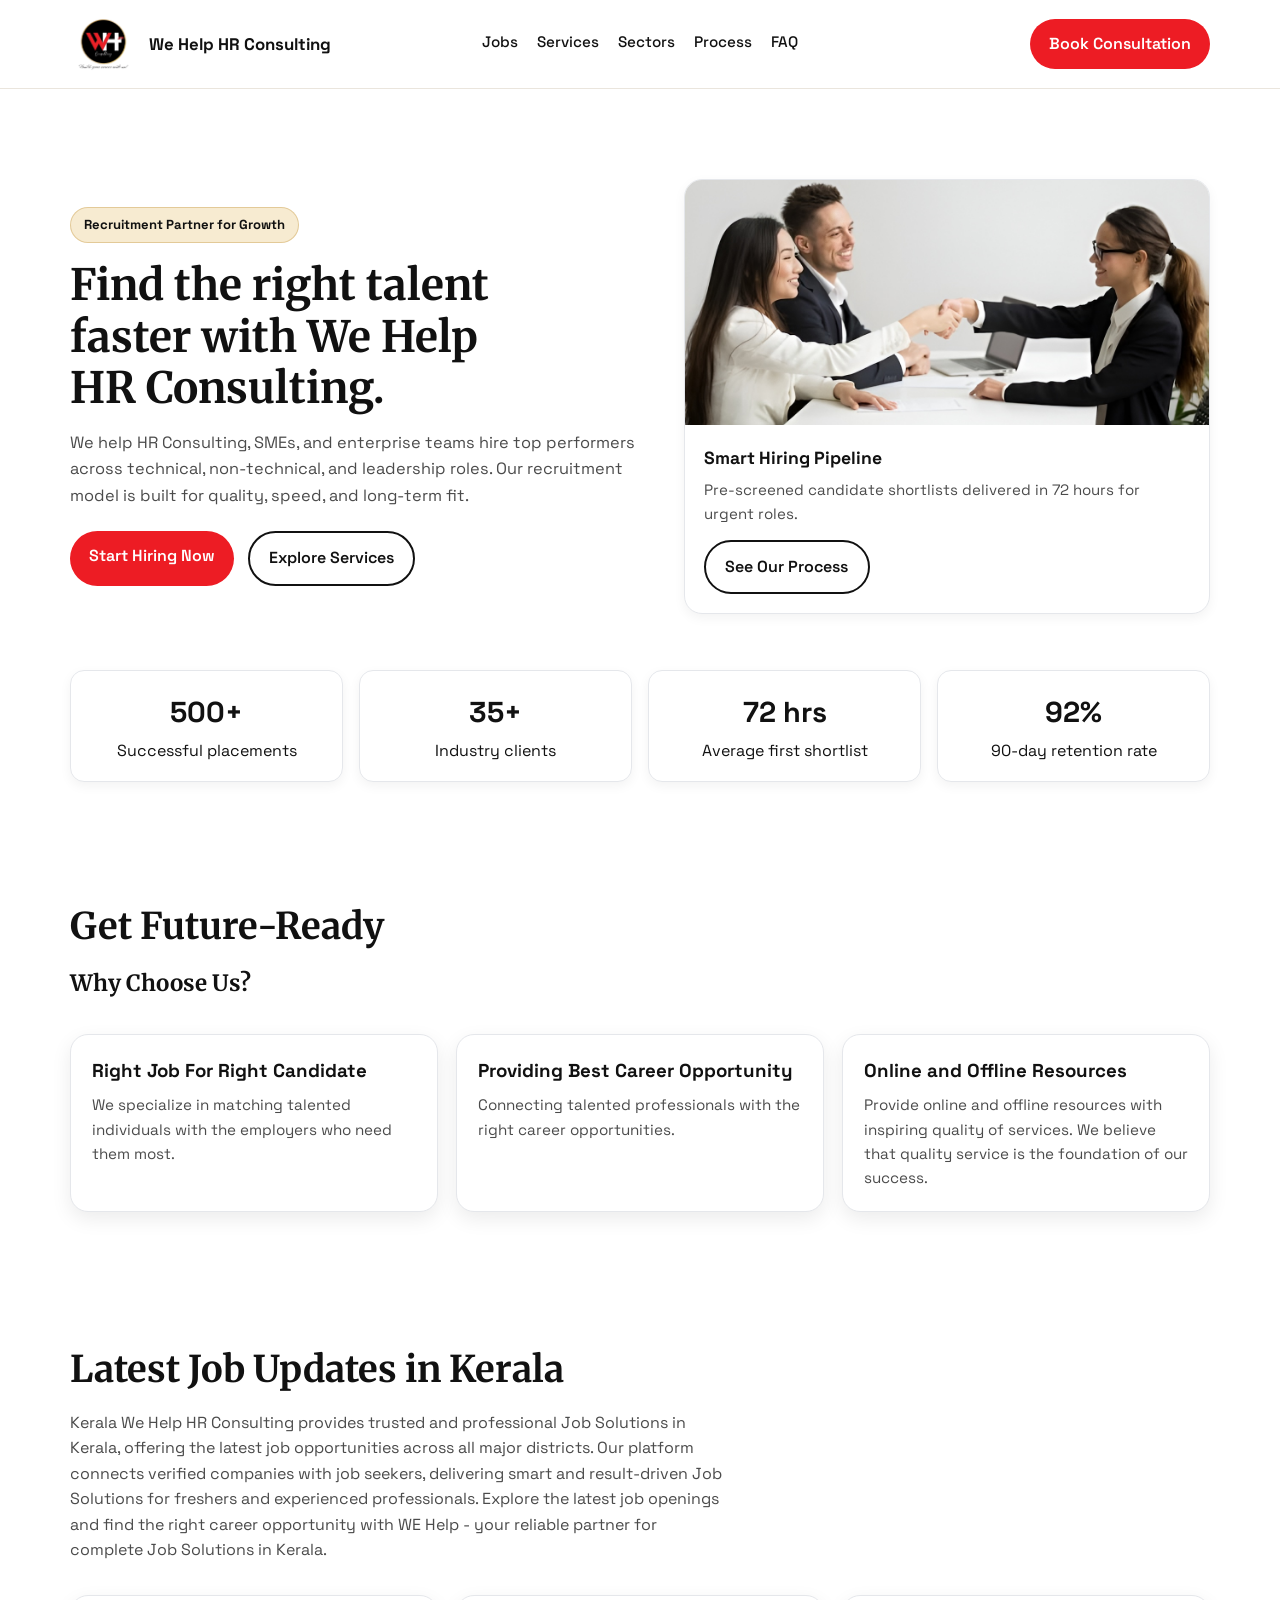
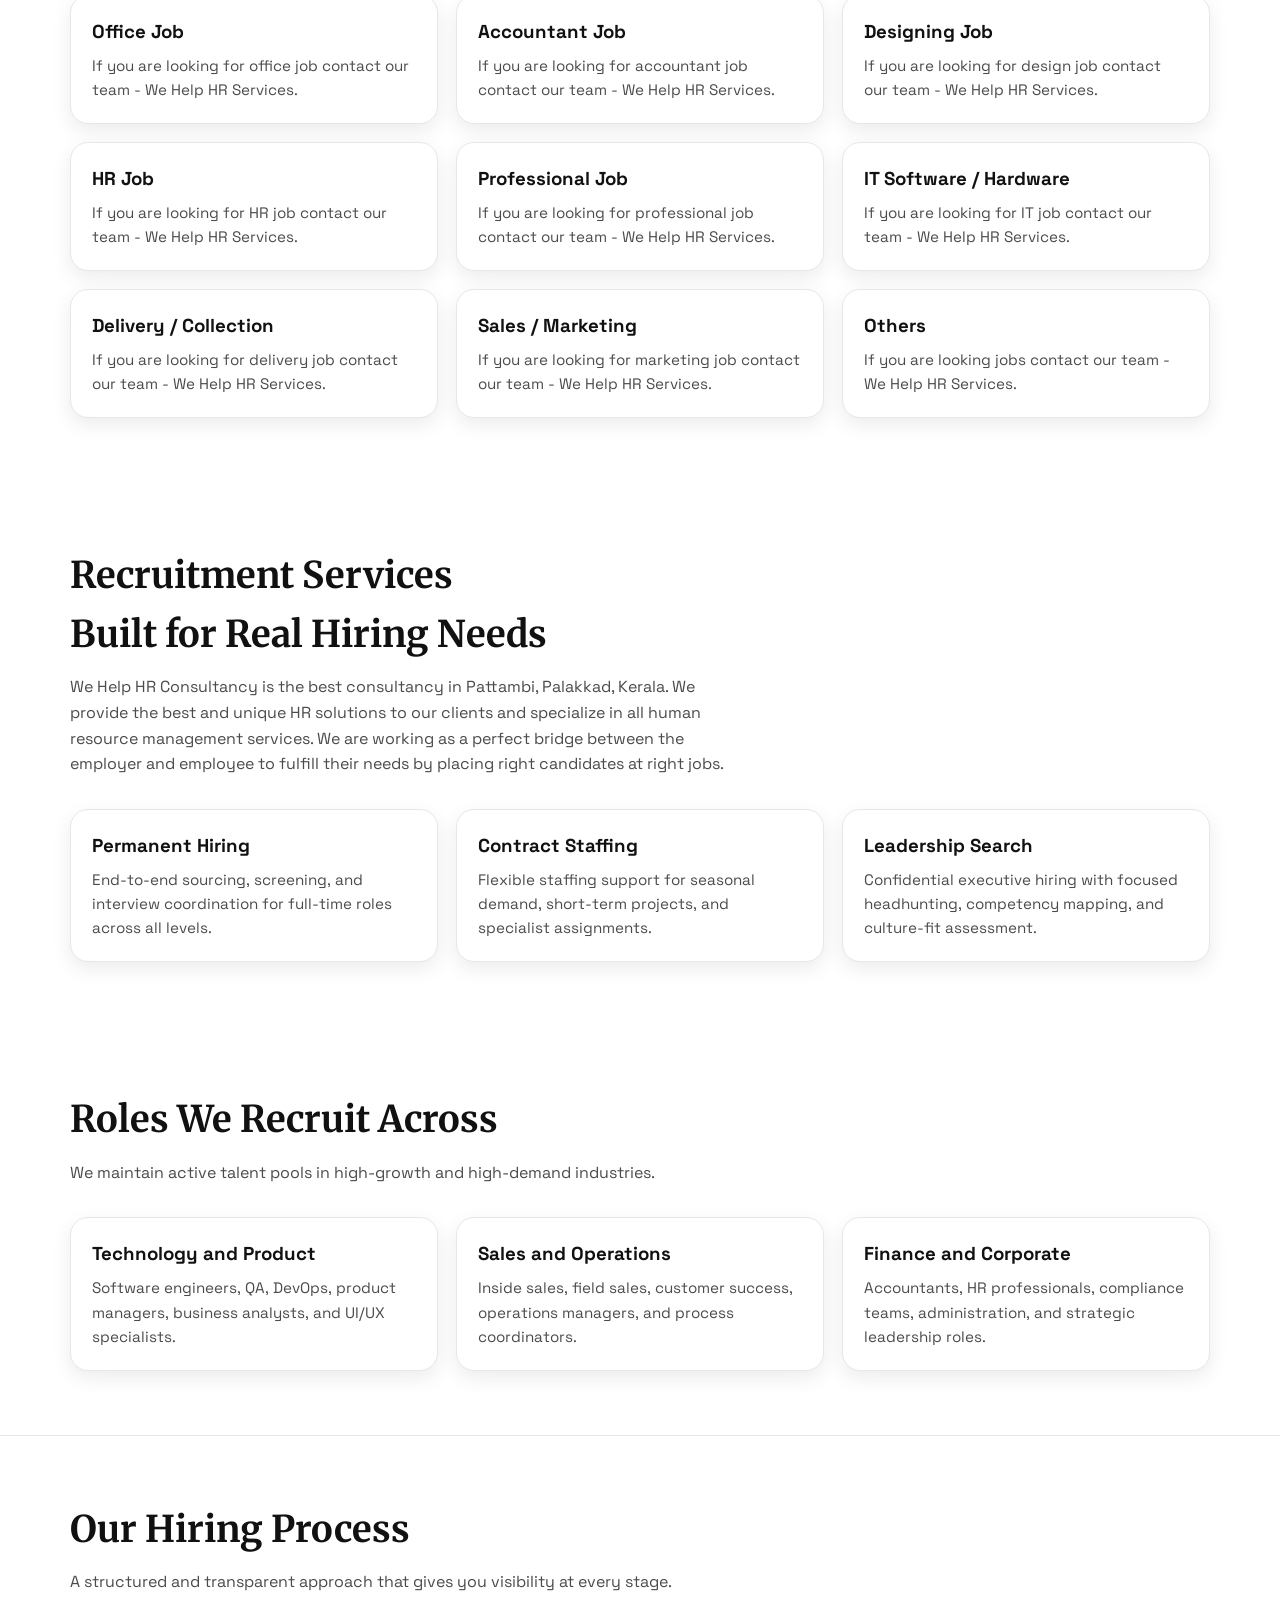
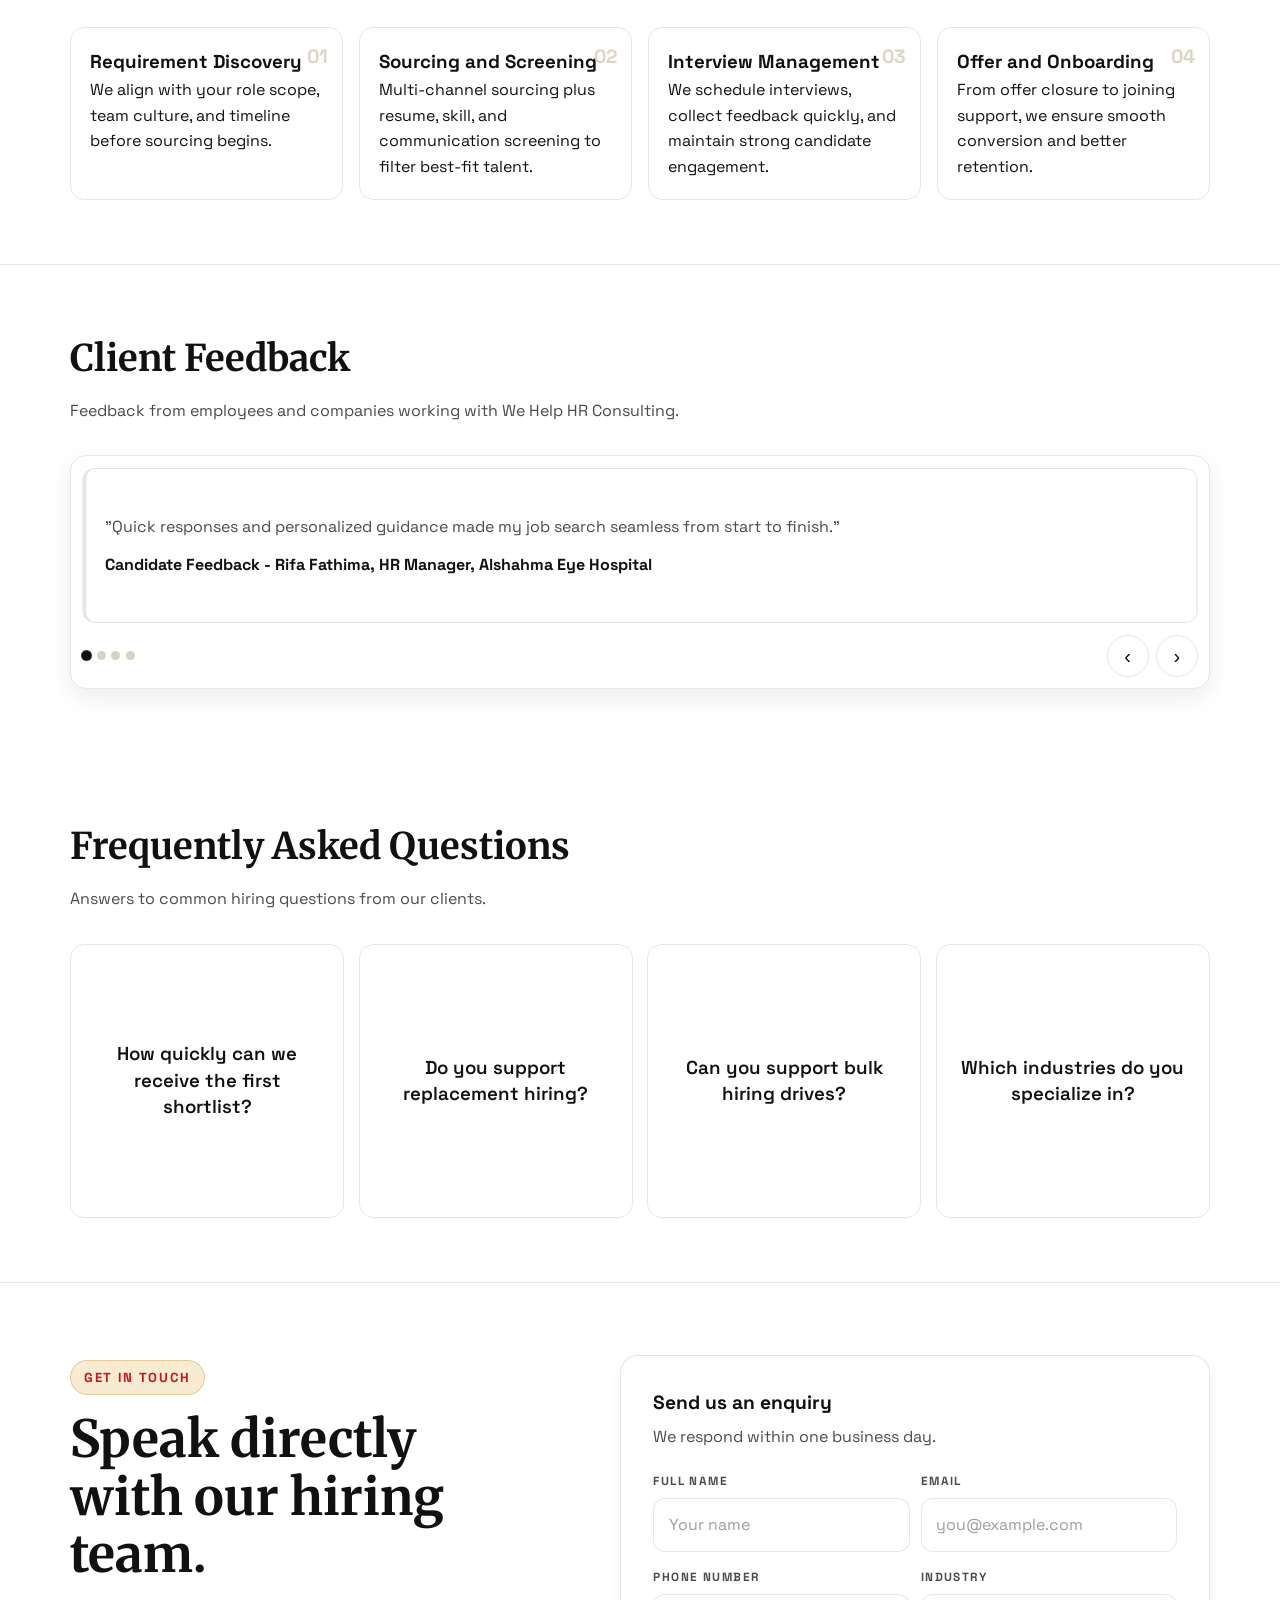
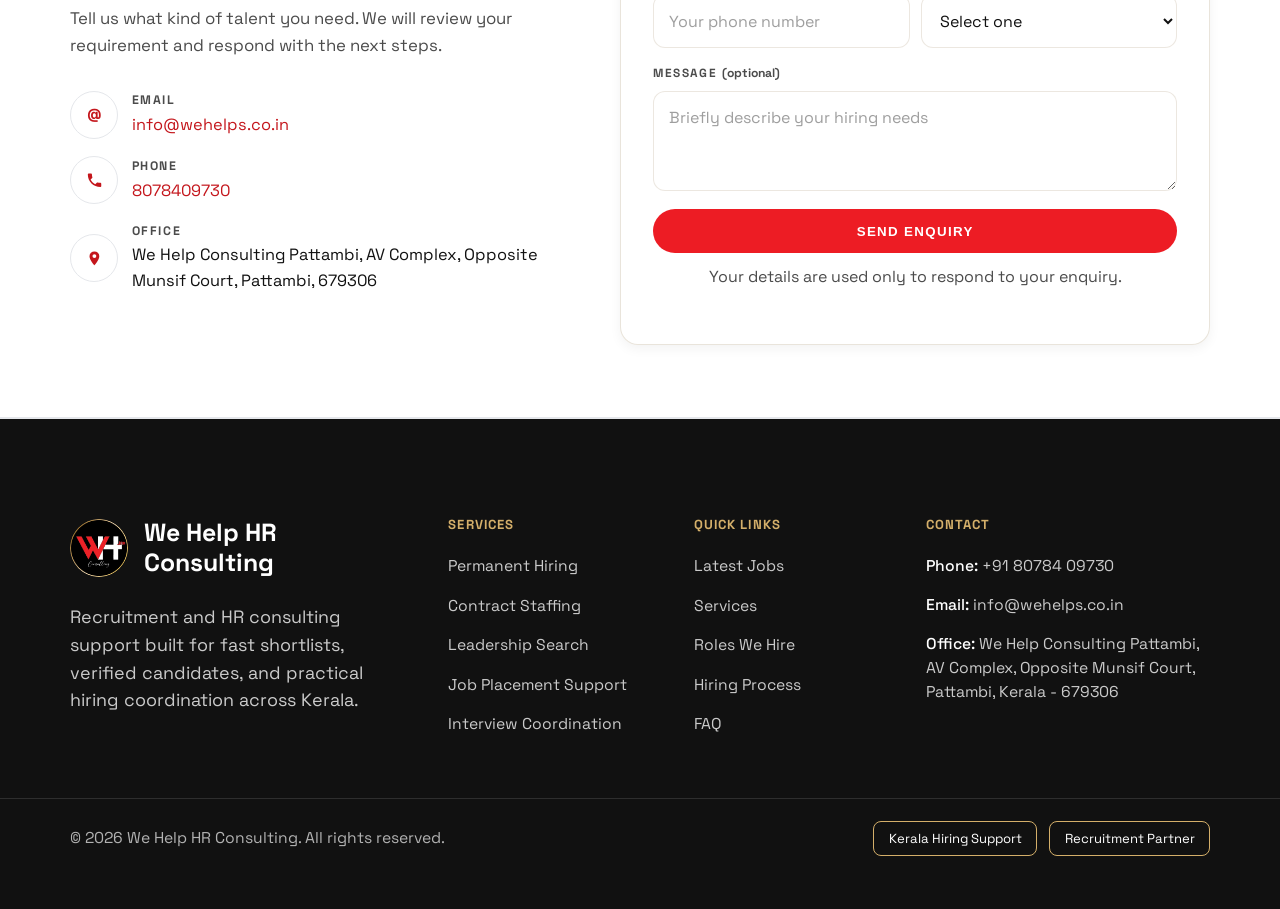
<file: index.html>
<!DOCTYPE html>
<html lang="en">
<head>
  <meta charset="UTF-8">
  <meta name="viewport" content="width=device-width, initial-scale=1.0">
  <title>Recruitment Agency Kerala | We Help HR Consulting</title>
  <meta name="description" content="Find the right talent faster with We Help HR Consulting for startups, SMEs, and enterprise teams across Kerala.">
  <meta name="keywords" content="recruitment agency Kerala, HR consulting Kerala, recruitment services Kerala, fast hiring services, job consultancy Kerala, permanent hiring services, contract staffing Kerala, leadership hiring consultancy, recruitment agency for companies, tech recruitment agency, sales hiring consultancy, finance recruitment services, end to end recruitment services, professional recruitment consultants, placement consultancy Kerala, latest jobs in Kerala, office jobs in Kerala, IT recruitment Kerala, bulk hiring services, hiring consultants Pattambi">
  <meta name="robots" content="index, follow, max-image-preview:large">
  <meta name="author" content="We Help HR Consulting">
  <meta name="theme-color" content="#F7F6F2">
  <meta name="geo.region" content="IN-KL">
  <meta name="geo.placename" content="Pattambi, Kerala">
  <link rel="canonical" href="https://wehelps.co.in/">
  <meta property="og:title" content="Recruitment Agency Kerala | We Help HR Consulting">
  <meta property="og:description" content="Find the right talent faster with We Help HR Consulting for startups, SMEs, and enterprise teams across Kerala.">
  <meta property="og:type" content="website">
  <meta property="og:url" content="https://wehelps.co.in/">
  <meta property="og:site_name" content="We Help HR Consulting">
  <meta property="og:image" content="https://wehelps.co.in/assets/images/logo/headerbg.png">
  <meta property="og:image:alt" content="We Help HR Consulting logo">
  <meta property="og:locale" content="en_IN">
  <meta name="twitter:card" content="summary_large_image">
  <meta name="twitter:title" content="Recruitment Agency Kerala | We Help HR Consulting">
  <meta name="twitter:description" content="Find the right talent faster with We Help HR Consulting for startups, SMEs, and enterprise teams across Kerala.">
  <meta name="twitter:image" content="https://wehelps.co.in/assets/images/logo/headerbg.png">
  <link rel="alternate" hreflang="en" href="https://wehelps.co.in/">
  <link rel="alternate" hreflang="x-default" href="https://wehelps.co.in/">
  <script type="application/ld+json">
  {
    "@context": "https://schema.org",
    "@type": "EmploymentAgency",
    "@id": "https://wehelps.co.in/#business",
    "name": "We Help HR Consulting",
    "url": "https://wehelps.co.in/",
    "logo": "https://wehelps.co.in/assets/images/logo/headerbg.png",
    "image": "https://wehelps.co.in/assets/images/logo/headerbg.png",
    "description": "We Help HR Consulting provides recruitment services, job consultancy, permanent hiring, contract staffing, leadership search, and placement support across Kerala.",
    "email": "info@wehelps.co.in",
    "telephone": "+918078409730",
    "address": {
      "@type": "PostalAddress",
      "streetAddress": "AV Complex, Opposite Munsif Court",
      "addressLocality": "Pattambi",
      "postalCode": "679306",
      "addressRegion": "Kerala",
      "addressCountry": "IN"
    },
    "areaServed": ["Kerala", "Pattambi", "Palakkad"],
    "knowsAbout": [
      "Recruitment agency Kerala",
      "HR consulting Kerala",
      "Permanent hiring services",
      "Contract staffing Kerala",
      "Leadership hiring consultancy",
      "Placement consultancy Kerala",
      "Bulk hiring services",
      "IT recruitment Kerala"
    ],
    "makesOffer": [
      { "@type": "Offer", "itemOffered": { "@type": "Service", "name": "Permanent Hiring Support" } },
      { "@type": "Offer", "itemOffered": { "@type": "Service", "name": "Contract Staffing Solutions" } },
      { "@type": "Offer", "itemOffered": { "@type": "Service", "name": "Leadership Search" } },
      { "@type": "Offer", "itemOffered": { "@type": "Service", "name": "Technology Hiring Services" } },
      { "@type": "Offer", "itemOffered": { "@type": "Service", "name": "Finance And Corporate Recruitment" } }
    ]
  }
  </script>
  <link rel="icon" type="image/png" href="assets/images/logo/faviconbg.png">
  <link rel="preconnect" href="https://fonts.googleapis.com">
  <link rel="preconnect" href="https://fonts.gstatic.com" crossorigin>
  <link href="https://fonts.googleapis.com/css2?family=Merriweather:wght@400;700&family=Space+Grotesk:wght@400;500;600;700&display=swap" rel="stylesheet">
  <link rel='stylesheet' href='styles.css'>
</head>
<body>
  <header>
    <div class="container nav-wrap">
      <a class="brand" href="#top">
        <img src="assets/images/logo/headerbg.png" alt="We Help HR Consulting logo" width="160" height="56" decoding="async">
        <span>We Help HR Consulting</span>
      </a>
      <button class="menu-toggle" type="button" aria-expanded="false" aria-controls="site-nav"><span></span><span></span><span></span><span class="sr-only">Toggle menu</span></button>
      <nav class="site-nav" id="site-nav">
        <ul>
          <li><a href="#jobs">Jobs</a></li>
          <li><a href="#services">Services</a></li>
          <li><a href="#sectors">Sectors</a></li>
          <li><a href="#process">Process</a></li>
          <li><a href="#faq">FAQ</a></li>
        </ul>
      </nav>
      <div class="header-actions">
        <a href="#contact" class="btn btn-primary header-cta">Book Consultation</a>
      </div>
    </div>
  </header>

  <main id="top">
    <section class="hero">
      <div class="container hero-grid">
        <div>
          <div class="kicker">Recruitment Partner for Growth</div>
          <h1>Find the right talent faster with We Help HR Consulting.</h1>
          <p>
            We help HR Consulting, SMEs, and enterprise teams hire top performers across technical, non-technical, and leadership roles.
            Our recruitment model is built for quality, speed, and long-term fit.
          </p>
          <div class="hero-actions">
            <a href="#contact" class="btn btn-primary">Start Hiring Now</a>
            <a href="#services" class="btn btn-secondary">Explore Services</a>
          </div>
        </div>
        <article class="hero-card">
          <img src="assets/images/etc/recruit2.jpeg" alt="Recruitment professionals meeting candidates" width="900" height="560" fetchpriority="high" decoding="async">
          <div class="hero-card-body">
            <h3>Smart Hiring Pipeline</h3>
            <p>Pre-screened candidate shortlists delivered in 72 hours for urgent roles.</p>
            <a href="#process" class="btn btn-secondary">See Our Process</a>
          </div>
        </article>
      </div>
    </section>

    <section class="stats">
      <div class="container stats-grid">
        <div class="stat">
          <h2>500+</h2>
          <p>Successful placements</p>
        </div>
        <div class="stat">
          <h2>35+</h2>
          <p>Industry clients</p>
        </div>
        <div class="stat">
          <h2>72 hrs</h2>
          <p>Average first shortlist</p>
        </div>
        <div class="stat">
          <h2>92%</h2>
          <p>90-day retention rate</p>
        </div>
      </div>
    </section>

    <section class="section" id="why-choose-us">
      <div class="container">
        <div class="section-heading">
          <h2>Get Future-Ready</h2>
          <h3>Why Choose Us?</h3>
        </div>
        <div class="cards-3">
          <article class="card">
            <h3>Right Job For Right Candidate</h3>
            <p>We specialize in matching talented individuals with the employers who need them most.</p>
          </article>
          <article class="card">
            <h3>Providing Best Career Opportunity</h3>
            <p>Connecting talented professionals with the right career opportunities.</p>
          </article>
          <article class="card">
            <h3>Online and Offline Resources</h3>
            <p>Provide online and offline resources with inspiring quality of services. We believe that quality service is the foundation of our success.</p>
          </article>
        </div>
      </div>
    </section>


    <section class="section" id="jobs">
      <div class="container">
        <div class="section-heading">
          <h2>Latest Job Updates in Kerala</h2>
          <p>Kerala We Help HR Consulting provides trusted and professional Job Solutions in Kerala, offering the latest job opportunities across all major districts. Our platform connects verified companies with job seekers, delivering smart and result-driven Job Solutions for freshers and experienced professionals. Explore the latest job openings and find the right career opportunity with WE Help - your reliable partner for complete Job Solutions in Kerala.</p>
        </div>
        <div class="cards-3">
          <article class="card">
            <h3>Office Job</h3>
            <p>If you are looking for office job contact our team - We Help HR Services.</p>
          </article>
          <article class="card">
            <h3>Accountant Job</h3>
            <p>If you are looking for accountant job contact our team - We Help HR Services.</p>
          </article>
          <article class="card">
            <h3>Designing Job</h3>
            <p>If you are looking for design job contact our team - We Help HR Services.</p>
          </article>
          <article class="card">
            <h3>HR Job</h3>
            <p>If you are looking for HR job contact our team - We Help HR Services.</p>
          </article>
          <article class="card">
            <h3>Professional Job</h3>
            <p>If you are looking for professional job contact our team - We Help HR Services.</p>
          </article>
          <article class="card">
            <h3>IT Software / Hardware</h3>
            <p>If you are looking for IT job contact our team - We Help HR Services.</p>
          </article>
          <article class="card">
            <h3>Delivery / Collection</h3>
            <p>If you are looking for delivery job contact our team - We Help HR Services.</p>
          </article>
          <article class="card">
            <h3>Sales / Marketing</h3>
            <p>If you are looking for marketing job contact our team - We Help HR Services.</p>
          </article>
          <article class="card">
            <h3>Others</h3>
            <p>If you are looking jobs contact our team - We Help HR Services.</p>
          </article>
        </div>
      </div>
    </section>

    <section class="section" id="services">
      <div class="container">
        <div class="section-heading">
          <h2>Recruitment Services Built for Real Hiring Needs</h2>
          <p class="bounded-copy">We Help HR Consultancy is the best consultancy in Pattambi, Palakkad, Kerala. We provide the best and unique HR solutions to our clients and specialize in all human resource management services. We are working as a perfect bridge between the employer and employee to fulfill their needs by placing right candidates at right jobs.</p>
        </div>
        <div class="cards-3">
          <article class="card">
            <h3>Permanent Hiring</h3>
            <p>End-to-end sourcing, screening, and interview coordination for full-time roles across all levels.</p>
          </article>
          <article class="card">
            <h3>Contract Staffing</h3>
            <p>Flexible staffing support for seasonal demand, short-term projects, and specialist assignments.</p>
          </article>
          <article class="card">
            <h3>Leadership Search</h3>
            <p>Confidential executive hiring with focused headhunting, competency mapping, and culture-fit assessment.</p>
          </article>
        </div>
      </div>
    </section>

    <section class="section" id="sectors">
      <div class="container">
        <div class="section-heading">
          <h2>Roles We Recruit Across</h2>
          <p>We maintain active talent pools in high-growth and high-demand industries.</p>
        </div>
        <div class="cards-3">
          <article class="card">
            <h3>Technology and Product</h3>
            <p>Software engineers, QA, DevOps, product managers, business analysts, and UI/UX specialists.</p>
          </article>
          <article class="card">
            <h3>Sales and Operations</h3>
            <p>Inside sales, field sales, customer success, operations managers, and process coordinators.</p>
          </article>
          <article class="card">
            <h3>Finance and Corporate</h3>
            <p>Accountants, HR professionals, compliance teams, administration, and strategic leadership roles.</p>
          </article>
        </div>
      </div>
    </section>

    <section class="section process" id="process">
      <div class="container">
        <div class="section-heading">
          <h2>Our Hiring Process</h2>
          <p>A structured and transparent approach that gives you visibility at every stage.</p>
        </div>
        <div class="steps">
          <article class="step">
            <h3>Requirement Discovery</h3>
            <p>We align with your role scope, team culture, and timeline before sourcing begins.</p>
          </article>
          <article class="step">
            <h3>Sourcing and Screening</h3>
            <p>Multi-channel sourcing plus resume, skill, and communication screening to filter best-fit talent.</p>
          </article>
          <article class="step">
            <h3>Interview Management</h3>
            <p>We schedule interviews, collect feedback quickly, and maintain strong candidate engagement.</p>
          </article>
          <article class="step">
            <h3>Offer and Onboarding</h3>
            <p>From offer closure to joining support, we ensure smooth conversion and better retention.</p>
          </article>
        </div>
      </div>
    </section>

    <section class="section">
      <div class="container">
        <div class="section-heading">
          <h2>Client Feedback</h2>
          <p>Feedback from employees and companies working with We Help HR Consulting.</p>
        </div>
        <div class="feedback-slider" data-slider>
          <div class="feedback-viewport">
            <div class="feedback-track" data-slider-track>
              <div class="feedback-slide">
                <article class="quote">
                  <p>"Quick responses and personalized guidance made my job search seamless from start to finish."</p>
                  <strong>Candidate Feedback - Rifa Fathima, HR Manager, Alshahma Eye Hospital</strong>
                </article>
              </div>
              <div class="feedback-slide">
                <article class="quote">
                  <p>"They connected me with ideal opportunities and ensured smooth onboarding support."</p>
                  <strong>Candidate Feedback - Sruthi MC, Accountant, Ashriya Builders</strong>
                </article>
              </div>
              <div class="feedback-slide">
                <article class="quote">
                  <p>"Reliable talent sourcing with excellent communication throughout the hiring process."</p>
                  <strong>Company Feedback - Navami Menon, Coordinator, Diya Group</strong>
                </article>
              </div>
              <div class="feedback-slide">
                <article class="quote">
                  <p>"Efficient placements and proactive follow-ups helped us build a strong team fast."</p>
                  <strong>Company Feedback - Vineeth P, Manager, Musamiha Group</strong>
                </article>
              </div>
            </div>
          </div>
          <div class="feedback-controls">
            <div class="feedback-dots" data-slider-dots></div>
            <div class="feedback-nav">
              <button type="button" class="feedback-btn" data-slider-prev aria-label="Previous feedback">&#8249;</button>
              <button type="button" class="feedback-btn" data-slider-next aria-label="Next feedback">&#8250;</button>
            </div>
          </div>
        </div>
      </div>
    </section>

    <section class="section" id="faq">
      <div class="container">
        <div class="section-heading">
          <h2>Frequently Asked Questions</h2>
          <p>Answers to common hiring questions from our clients.</p>
        </div>
        <div class="faq-list">
          <article class="faq-card" tabindex="0">
            <h3 class="faq-question">How quickly can we receive the first shortlist?</h3>
            <p class="faq-answer">For most active roles, we share the first screened shortlist within 72 hours.</p>
          </article>
          <article class="faq-card" tabindex="0">
            <h3 class="faq-question">Do you support replacement hiring?</h3>
            <p class="faq-answer">Yes. We provide a replacement window based on role level and hiring plan.</p>
          </article>
          <article class="faq-card" tabindex="0">
            <h3 class="faq-question">Can you support bulk hiring drives?</h3>
            <p class="faq-answer">Absolutely. We run dedicated pipelines for volume hiring and track weekly progress.</p>
          </article>
          <article class="faq-card" tabindex="0">
            <h3 class="faq-question">Which industries do you specialize in?</h3>
            <p class="faq-answer">We actively hire across technology, manufacturing, operations, finance, and corporate functions.</p>
          </article>
        </div>
      </div>
    </section>

    <section class="contact-section" id="contact">
      <div class="container contact-grid">
        <div class="contact-copy">
          <div class="kicker">Get in touch</div>
          <h2>Speak directly with our hiring team.</h2>
          <p>Tell us what kind of talent you need. We will review your requirement and respond with the next steps.</p>
          <div class="contact-methods">
            <a class="contact-method" href="mailto:info@wehelps.co.in">
              <span aria-hidden="true">@</span>
              <strong>Email</strong>
              <em>info@wehelps.co.in</em>
            </a>
            <a class="contact-method" href="tel:8078409730">
              <span aria-hidden="true">
                <svg viewBox="0 0 24 24" focusable="false">
                  <path fill="currentColor" d="M6.6 10.8c1.6 3.1 3.5 5 6.6 6.6l2.2-2.2c.3-.3.8-.4 1.2-.3 1.3.4 2.6.6 4 .6.7 0 1.2.5 1.2 1.2v3.5c0 .7-.5 1.2-1.2 1.2C10.7 21.4 2.6 13.3 2.6 3.4c0-.7.5-1.2 1.2-1.2h3.5c.7 0 1.2.5 1.2 1.2 0 1.4.2 2.8.6 4 .1.4 0 .9-.3 1.2l-2.2 2.2z"/>
                </svg>
              </span>
              <strong>Phone</strong>
              <em>8078409730</em>
            </a>
            <div class="contact-method">
              <span aria-hidden="true">
                <svg viewBox="0 0 24 24" focusable="false">
                  <path fill="currentColor" d="M12 2a7 7 0 0 0-7 7c0 5.25 7 13 7 13s7-7.75 7-13a7 7 0 0 0-7-7zm0 9.5A2.5 2.5 0 1 1 12 6a2.5 2.5 0 0 1 0 5.5z"/>
                </svg>
              </span>
              <strong>Office</strong>
              <em>We Help Consulting Pattambi, AV Complex, Opposite Munsif Court, Pattambi, 679306</em>
            </div>
          </div>
        </div>
        <form class="inquiry-form" data-endpoint="" autocomplete="on">
          <h3>Send us an enquiry</h3>
          <p>We respond within one business day.</p>
          <div class="form-grid">
            <label class="field">
              <span>Full Name</span>
              <input type="text" name="fullName" placeholder="Your name" autocomplete="name" required>
            </label>
            <label class="field">
              <span>Email</span>
              <input type="email" name="email" placeholder="you@example.com" autocomplete="email" required>
            </label>
            <label class="field">
              <span>Phone number</span>
              <input type="tel" name="phone" placeholder="Your phone number" autocomplete="tel" required>
            </label>
            <label class="field">
              <span>Industry</span>
              <select name="industry" required>
                <option value="" selected disabled>Select one</option>
                <option value="Technology and Product">Technology and Product</option>
                <option value="Sales and Operations">Sales and Operations</option>
                <option value="Finance and Corporate">Finance and Corporate</option>
              </select>
            </label>
            <label class="field full">
              <span>Message <small>(optional)</small></span>
              <textarea name="message" placeholder="Briefly describe your hiring needs"></textarea>
            </label>
          </div>
          <button class="btn btn-primary" type="submit">Send enquiry</button>
          <p class="form-status" role="alert" aria-live="assertive"></p>
          <p class="form-note">Your details are used only to respond to your enquiry.</p>
        </form>
      </div>
    </section>
  </main>

  <footer class="site-footer">
    <div class="container footer-main">
      <div class="footer-brand">
        <div class="footer-brand-row">
          <span class="footer-mark">
            <img src="assets/images/logo/favicon-logo.jpeg" alt="We Help HR Consulting logo" width="58" height="58" loading="lazy" decoding="async">
          </span>
          <h2>We Help HR Consulting</h2>
        </div>
        <p>Recruitment and HR consulting support built for fast shortlists, verified candidates, and practical hiring coordination across Kerala.</p>
      </div>
      <nav class="footer-column" aria-label="Footer services">
        <h3>Services</h3>
        <a href="#services">Permanent Hiring</a>
        <a href="#services">Contract Staffing</a>
        <a href="#services">Leadership Search</a>
        <a href="#jobs">Job Placement Support</a>
        <a href="#process">Interview Coordination</a>
      </nav>
      <nav class="footer-column" aria-label="Footer quick links">
        <h3>Quick Links</h3>
        <a href="#jobs">Latest Jobs</a>
        <a href="#services">Services</a>
        <a href="#sectors">Roles We Hire</a>
        <a href="#process">Hiring Process</a>
        <a href="#faq">FAQ</a>
      </nav>
      <div class="footer-column footer-contact">
        <h3>Contact</h3>
        <p><strong>Phone:</strong> <a href="tel:+918078409730">+91 80784 09730</a></p>
        <p><strong>Email:</strong> <a href="mailto:info@wehelps.co.in">info@wehelps.co.in</a></p>
        <p><strong>Office:</strong> We Help Consulting Pattambi, AV Complex, Opposite Munsif Court, Pattambi, Kerala - 679306</p>
      </div>
    </div>
    <div class="footer-bottom">
      <div class="container footer-bottom-inner">
        <p>&copy; 2026 We Help HR Consulting. All rights reserved.</p>
        <div class="footer-badges" aria-label="Footer highlights">
          <span>Kerala Hiring Support</span>
          <span>Recruitment Partner</span>
        </div>
      </div>
    </div>
  </footer>
  <div class="mobile-sticky-cta" aria-label="Quick actions">
    <a href="#contact" class="btn btn-primary">Hire Now</a>
    <a href="tel:8078409730" class="btn btn-secondary">Call Us</a>
  </div>
  <button type="button" class="back-to-top" aria-label="Back to top">&uarr;</button>
  <script defer src='script.js'></script>
</body>
</html>
</file>
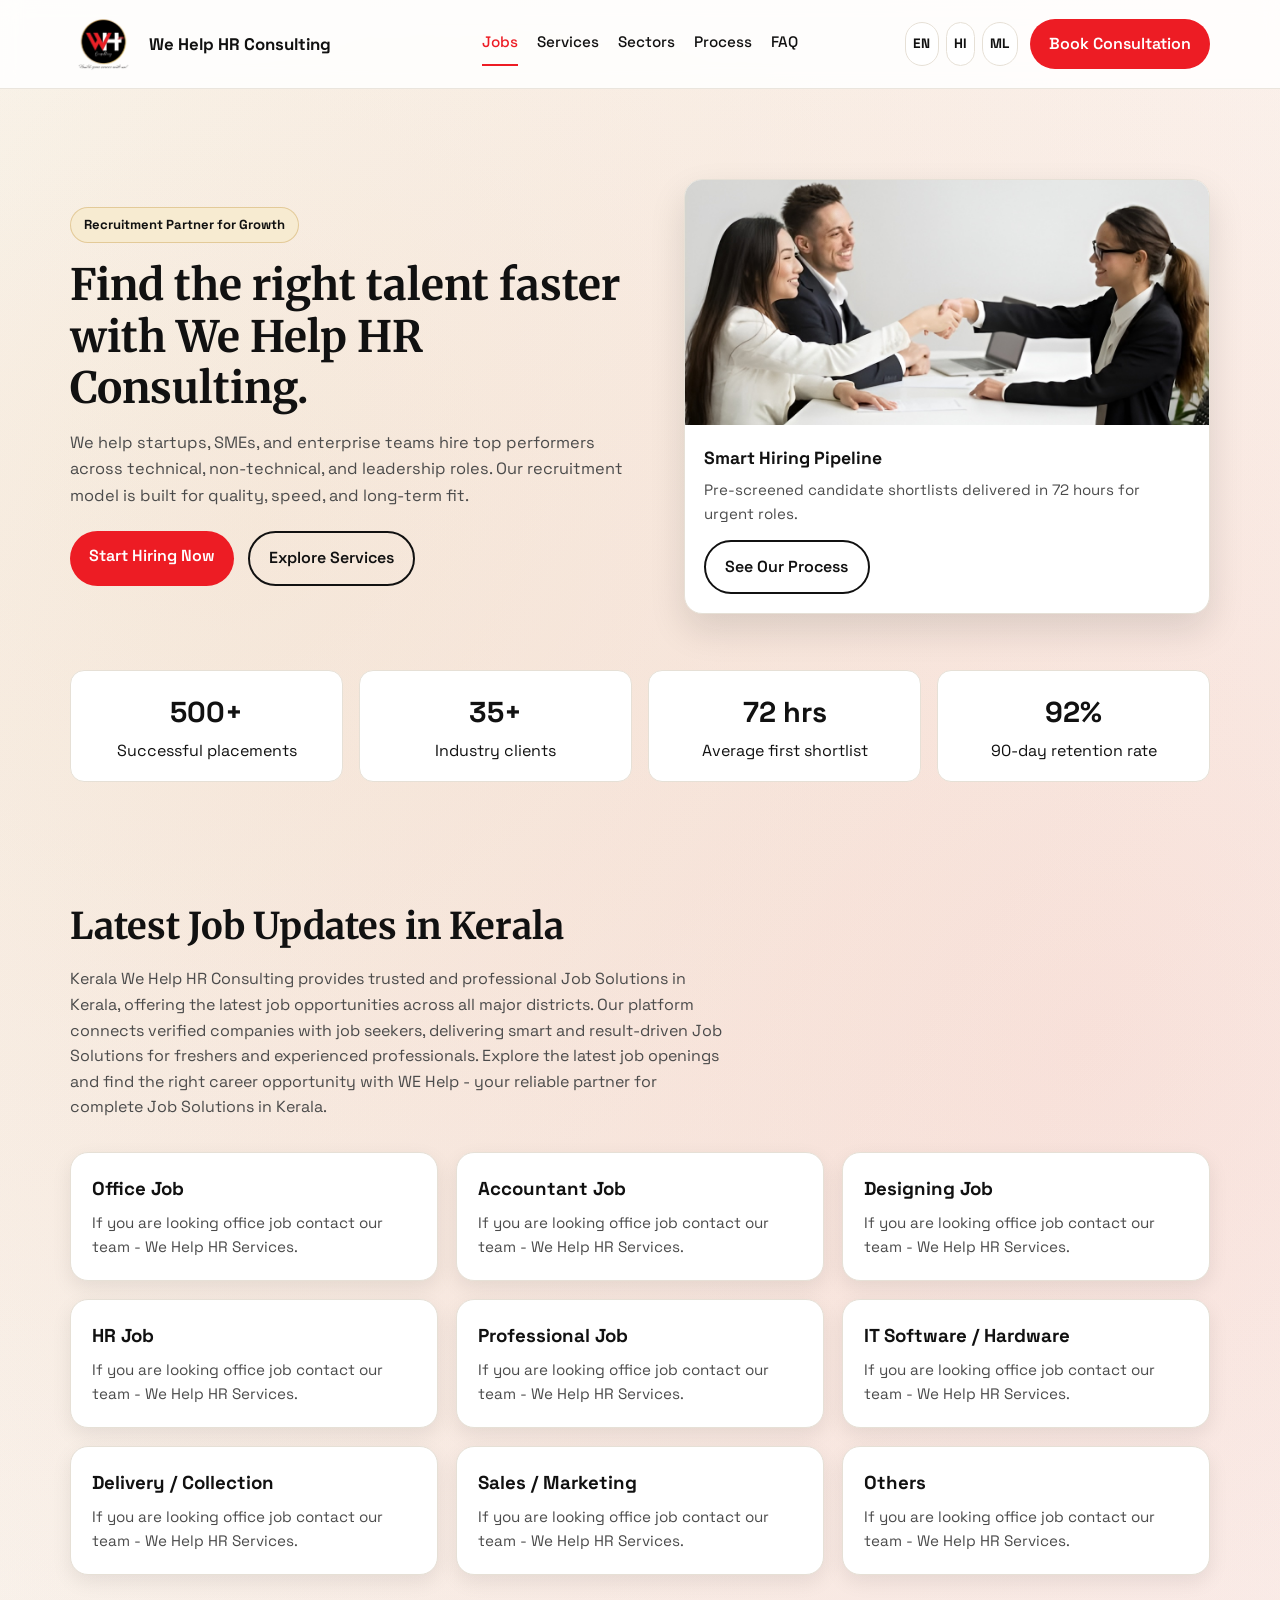
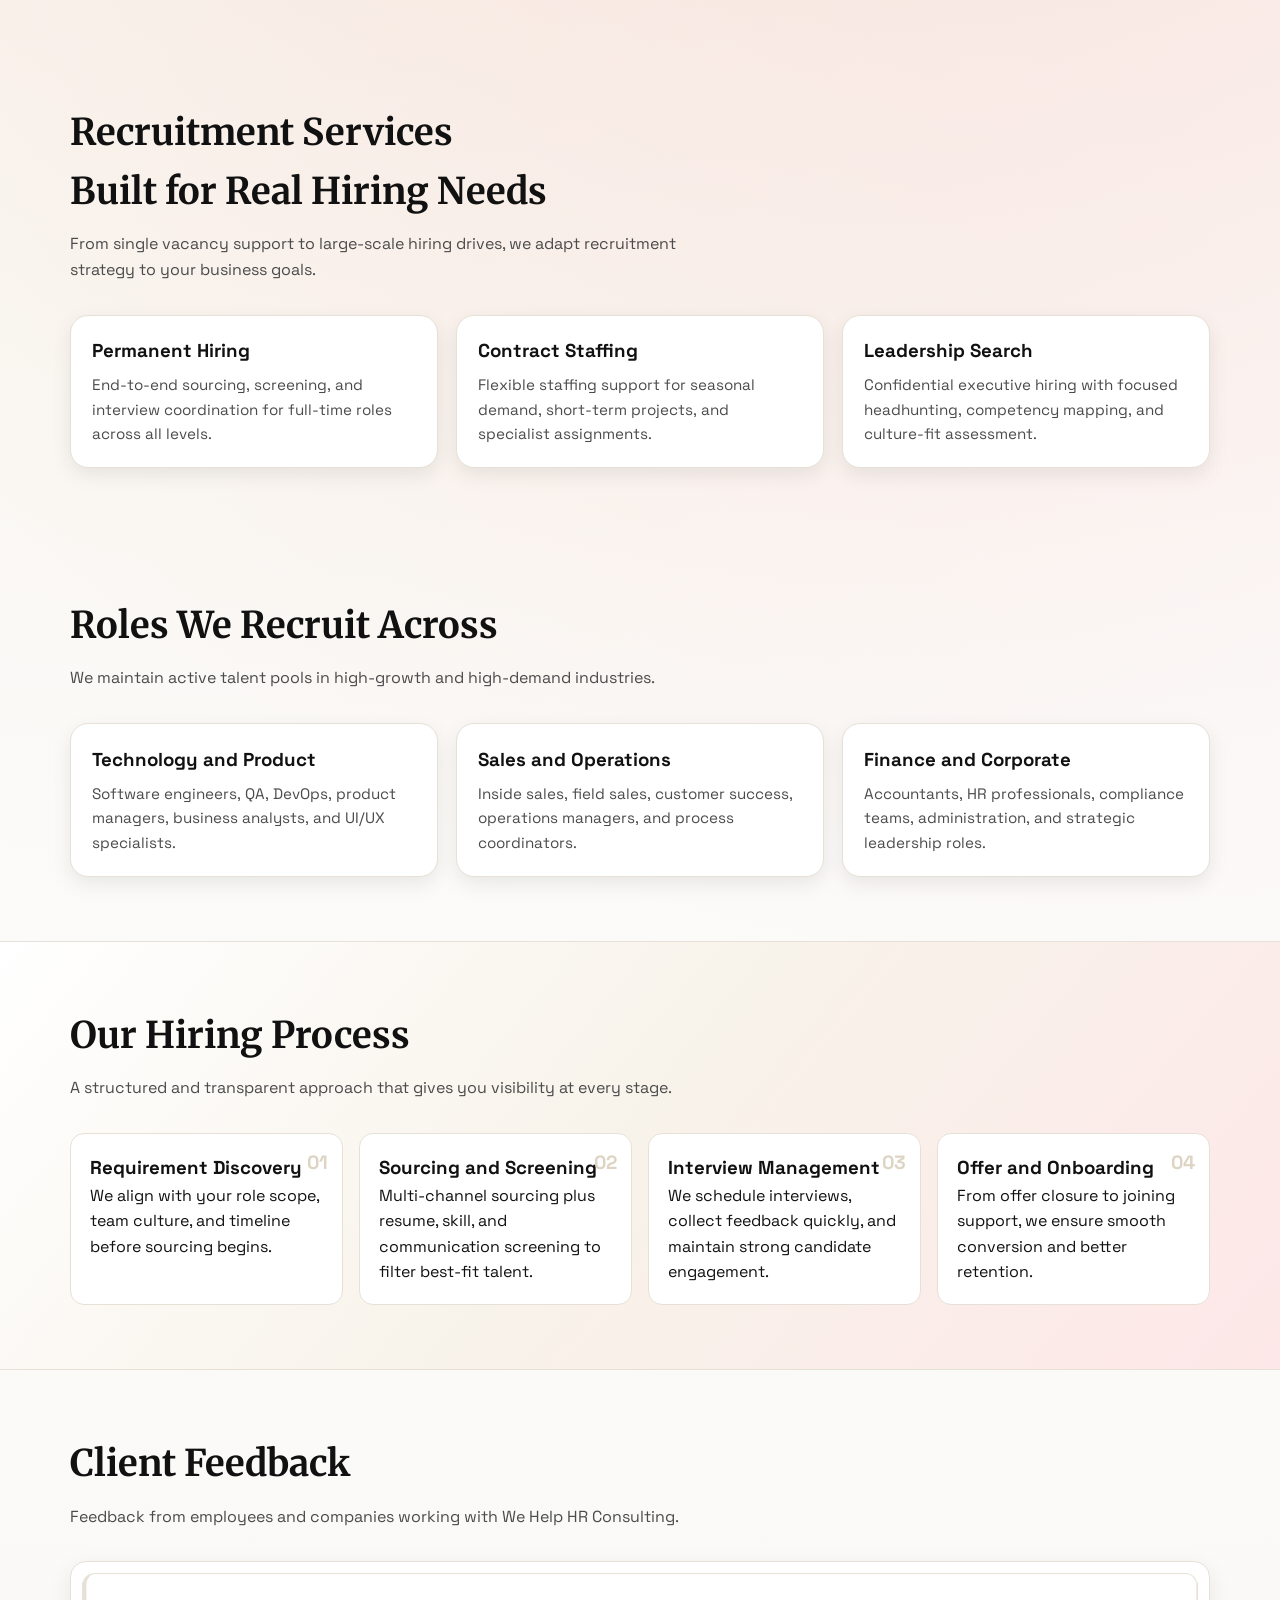
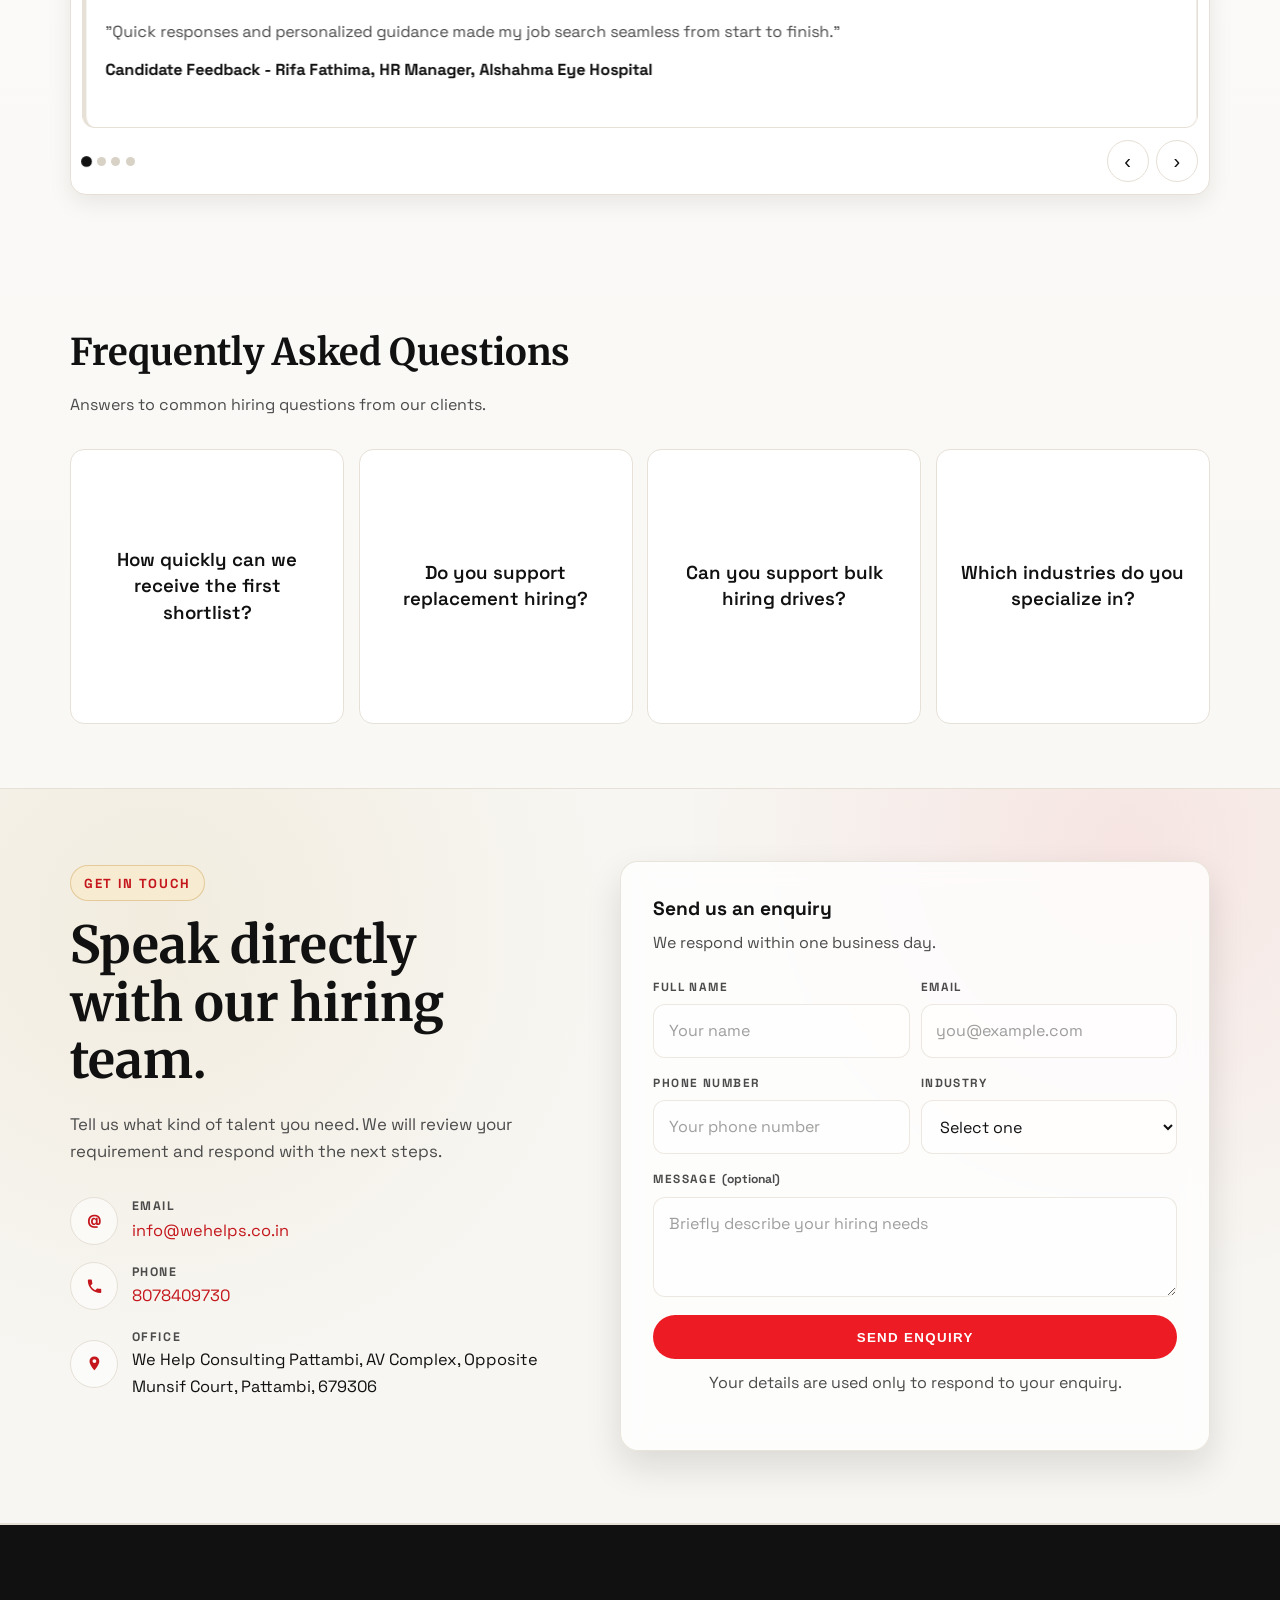
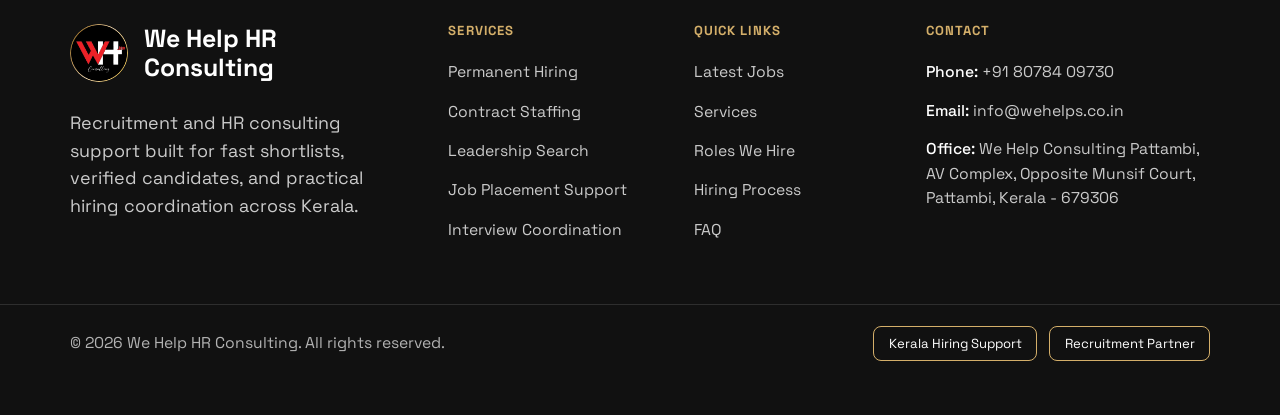
<file: HR-WEB01/index.html>
<!DOCTYPE html>
<html lang="en">
<head>
  <meta charset="UTF-8">
  <meta name="viewport" content="width=device-width, initial-scale=1.0">
  <title>Recruitment Agency Kerala | We Help HR Consulting</title>
  <meta name="description" content="Find the right talent faster with We Help HR Consulting for startups, SMEs, and enterprise teams across Kerala.">
  <meta name="keywords" content="recruitment agency Kerala, HR consulting Kerala, recruitment services Kerala, fast hiring services, job consultancy Kerala, permanent hiring services, contract staffing Kerala, leadership hiring consultancy, recruitment agency for companies, tech recruitment agency, sales hiring consultancy, finance recruitment services, end to end recruitment services, professional recruitment consultants, placement consultancy Kerala, latest jobs in Kerala, office jobs in Kerala, IT recruitment Kerala, bulk hiring services, hiring consultants Pattambi">
  <meta name="robots" content="index, follow, max-image-preview:large">
  <meta name="author" content="We Help HR Consulting">
  <meta name="theme-color" content="#F7F6F2">
  <meta name="geo.region" content="IN-KL">
  <meta name="geo.placename" content="Pattambi, Kerala">
  <link rel="canonical" href="https://wehelps.co.in/">
  <meta property="og:title" content="Recruitment Agency Kerala | We Help HR Consulting">
  <meta property="og:description" content="Find the right talent faster with We Help HR Consulting for startups, SMEs, and enterprise teams across Kerala.">
  <meta property="og:type" content="website">
  <meta property="og:url" content="https://wehelps.co.in/">
  <meta property="og:site_name" content="We Help HR Consulting">
  <meta property="og:image" content="https://wehelps.co.in/assets/images/logo/headerbg.png">
  <meta property="og:image:alt" content="We Help HR Consulting logo">
  <meta property="og:locale" content="en_IN">
  <meta name="twitter:card" content="summary_large_image">
  <meta name="twitter:title" content="Recruitment Agency Kerala | We Help HR Consulting">
  <meta name="twitter:description" content="Find the right talent faster with We Help HR Consulting for startups, SMEs, and enterprise teams across Kerala.">
  <meta name="twitter:image" content="https://wehelps.co.in/assets/images/logo/headerbg.png">
  <link rel="alternate" hreflang="en" href="https://wehelps.co.in/index-en.html">
  <link rel="alternate" hreflang="hi" href="https://wehelps.co.in/index-hi.html">
  <link rel="alternate" hreflang="ml" href="https://wehelps.co.in/index-ml.html">
  <link rel="alternate" hreflang="x-default" href="https://wehelps.co.in/">
  <script type="application/ld+json">
  {
    "@context": "https://schema.org",
    "@type": "EmploymentAgency",
    "@id": "https://wehelps.co.in/#business",
    "name": "We Help HR Consulting",
    "url": "https://wehelps.co.in/",
    "logo": "https://wehelps.co.in/assets/images/logo/headerbg.png",
    "image": "https://wehelps.co.in/assets/images/logo/headerbg.png",
    "description": "We Help HR Consulting provides recruitment services, job consultancy, permanent hiring, contract staffing, leadership search, and placement support across Kerala.",
    "email": "info@wehelps.co.in",
    "telephone": "+918078409730",
    "address": {
      "@type": "PostalAddress",
      "streetAddress": "AV Complex, Opposite Munsif Court",
      "addressLocality": "Pattambi",
      "postalCode": "679306",
      "addressRegion": "Kerala",
      "addressCountry": "IN"
    },
    "areaServed": ["Kerala", "Pattambi", "Palakkad"],
    "knowsAbout": [
      "Recruitment agency Kerala",
      "HR consulting Kerala",
      "Permanent hiring services",
      "Contract staffing Kerala",
      "Leadership hiring consultancy",
      "Placement consultancy Kerala",
      "Bulk hiring services",
      "IT recruitment Kerala"
    ],
    "makesOffer": [
      { "@type": "Offer", "itemOffered": { "@type": "Service", "name": "Permanent Hiring Support" } },
      { "@type": "Offer", "itemOffered": { "@type": "Service", "name": "Contract Staffing Solutions" } },
      { "@type": "Offer", "itemOffered": { "@type": "Service", "name": "Leadership Search" } },
      { "@type": "Offer", "itemOffered": { "@type": "Service", "name": "Technology Hiring Services" } },
      { "@type": "Offer", "itemOffered": { "@type": "Service", "name": "Finance And Corporate Recruitment" } }
    ]
  }
  </script>
  <link rel="icon" type="image/png" href="assets/images/logo/faviconbg.png">
  <link rel="preconnect" href="https://fonts.googleapis.com">
  <link rel="preconnect" href="https://fonts.gstatic.com" crossorigin>
  <link href="https://fonts.googleapis.com/css2?family=Merriweather:wght@400;700&family=Space+Grotesk:wght@400;500;600;700&display=swap" rel="stylesheet">
  <link rel='stylesheet' href='styles.css'>
</head>
<body>
  <header>
    <div class="container nav-wrap">
      <a class="brand" href="#top">
        <img src="assets/images/logo/headerbg.png" alt="We Help HR Consulting logo" width="160" height="56" decoding="async">
        <span>We Help HR Consulting</span>
      </a>
      <button class="menu-toggle" type="button" aria-expanded="false" aria-controls="site-nav"><span></span><span></span><span></span><span class="sr-only">Toggle menu</span></button>
      <nav class="site-nav" id="site-nav">
        <ul>
          <li><a href="#jobs">Jobs</a></li>
          <li><a href="#services">Services</a></li>
          <li><a href="#sectors">Sectors</a></li>
          <li><a href="#process">Process</a></li>
          <li><a href="#faq">FAQ</a></li>
        </ul>
      </nav>
      <div class="header-actions">
        <div class="lang-switch"><a href="index-en.html">EN</a><a href="index-hi.html">HI</a><a href="index-ml.html">ML</a></div>
        <a href="#contact" class="btn btn-primary header-cta">Book Consultation</a>
      </div>
    </div>
  </header>

  <main id="top">
    <section class="hero">
      <div class="container hero-grid">
        <div>
          <div class="kicker">Recruitment Partner for Growth</div>
          <h1>Find the right talent faster with We Help HR Consulting.</h1>
          <p>
            We help startups, SMEs, and enterprise teams hire top performers across technical, non-technical, and leadership roles.
            Our recruitment model is built for quality, speed, and long-term fit.
          </p>
          <div class="hero-actions">
            <a href="#contact" class="btn btn-primary">Start Hiring Now</a>
            <a href="#services" class="btn btn-secondary">Explore Services</a>
          </div>
        </div>
        <article class="hero-card">
          <img src="assets/images/etc/recruit2.jpeg" alt="Recruitment professionals meeting candidates" width="900" height="560" fetchpriority="high" decoding="async">
          <div class="hero-card-body">
            <h3>Smart Hiring Pipeline</h3>
            <p>Pre-screened candidate shortlists delivered in 72 hours for urgent roles.</p>
            <a href="#process" class="btn btn-secondary">See Our Process</a>
          </div>
        </article>
      </div>
    </section>

    <section class="stats">
      <div class="container stats-grid">
        <div class="stat">
          <h2>500+</h2>
          <p>Successful placements</p>
        </div>
        <div class="stat">
          <h2>35+</h2>
          <p>Industry clients</p>
        </div>
        <div class="stat">
          <h2>72 hrs</h2>
          <p>Average first shortlist</p>
        </div>
        <div class="stat">
          <h2>92%</h2>
          <p>90-day retention rate</p>
        </div>
      </div>
    </section>

    


    <section class="section" id="jobs">
      <div class="container">
        <div class="section-heading">
          <h2>Latest Job Updates in Kerala</h2>
          <p>Kerala We Help HR Consulting provides trusted and professional Job Solutions in Kerala, offering the latest job opportunities across all major districts. Our platform connects verified companies with job seekers, delivering smart and result-driven Job Solutions for freshers and experienced professionals. Explore the latest job openings and find the right career opportunity with WE Help - your reliable partner for complete Job Solutions in Kerala.</p>
        </div>
        <div class="cards-3">
          <article class="card">
            <h3>Office Job</h3>
            <p>If you are looking office job contact our team - We Help HR Services.</p>
          </article>
          <article class="card">
            <h3>Accountant Job</h3>
            <p>If you are looking office job contact our team - We Help HR Services.</p>
          </article>
          <article class="card">
            <h3>Designing Job</h3>
            <p>If you are looking office job contact our team - We Help HR Services.</p>
          </article>
          <article class="card">
            <h3>HR Job</h3>
            <p>If you are looking office job contact our team - We Help HR Services.</p>
          </article>
          <article class="card">
            <h3>Professional Job</h3>
            <p>If you are looking office job contact our team - We Help HR Services.</p>
          </article>
          <article class="card">
            <h3>IT Software / Hardware</h3>
            <p>If you are looking office job contact our team - We Help HR Services.</p>
          </article>
          <article class="card">
            <h3>Delivery / Collection</h3>
            <p>If you are looking office job contact our team - We Help HR Services.</p>
          </article>
          <article class="card">
            <h3>Sales / Marketing</h3>
            <p>If you are looking office job contact our team - We Help HR Services.</p>
          </article>
          <article class="card">
            <h3>Others</h3>
            <p>If you are looking office job contact our team - We Help HR Services.</p>
          </article>
        </div>
      </div>
    </section>

    <section class="section" id="services">
      <div class="container">
        <div class="section-heading">
          <h2>Recruitment Services Built for Real Hiring Needs</h2>
          <p>From single vacancy support to large-scale hiring drives, we adapt recruitment strategy to your business goals.</p>
        </div>
        <div class="cards-3">
          <article class="card">
            <h3>Permanent Hiring</h3>
            <p>End-to-end sourcing, screening, and interview coordination for full-time roles across all levels.</p>
          </article>
          <article class="card">
            <h3>Contract Staffing</h3>
            <p>Flexible staffing support for seasonal demand, short-term projects, and specialist assignments.</p>
          </article>
          <article class="card">
            <h3>Leadership Search</h3>
            <p>Confidential executive hiring with focused headhunting, competency mapping, and culture-fit assessment.</p>
          </article>
        </div>
      </div>
    </section>

    <section class="section" id="sectors">
      <div class="container">
        <div class="section-heading">
          <h2>Roles We Recruit Across</h2>
          <p>We maintain active talent pools in high-growth and high-demand industries.</p>
        </div>
        <div class="cards-3">
          <article class="card">
            <h3>Technology and Product</h3>
            <p>Software engineers, QA, DevOps, product managers, business analysts, and UI/UX specialists.</p>
          </article>
          <article class="card">
            <h3>Sales and Operations</h3>
            <p>Inside sales, field sales, customer success, operations managers, and process coordinators.</p>
          </article>
          <article class="card">
            <h3>Finance and Corporate</h3>
            <p>Accountants, HR professionals, compliance teams, administration, and strategic leadership roles.</p>
          </article>
        </div>
      </div>
    </section>

    <section class="section process" id="process">
      <div class="container">
        <div class="section-heading">
          <h2>Our Hiring Process</h2>
          <p>A structured and transparent approach that gives you visibility at every stage.</p>
        </div>
        <div class="steps">
          <article class="step">
            <h3>Requirement Discovery</h3>
            <p>We align with your role scope, team culture, and timeline before sourcing begins.</p>
          </article>
          <article class="step">
            <h3>Sourcing and Screening</h3>
            <p>Multi-channel sourcing plus resume, skill, and communication screening to filter best-fit talent.</p>
          </article>
          <article class="step">
            <h3>Interview Management</h3>
            <p>We schedule interviews, collect feedback quickly, and maintain strong candidate engagement.</p>
          </article>
          <article class="step">
            <h3>Offer and Onboarding</h3>
            <p>From offer closure to joining support, we ensure smooth conversion and better retention.</p>
          </article>
        </div>
      </div>
    </section>

    <section class="section">
      <div class="container">
        <div class="section-heading">
          <h2>Client Feedback</h2>
          <p>Feedback from employees and companies working with We Help HR Consulting.</p>
        </div>
        <div class="feedback-slider" data-slider>
          <div class="feedback-viewport">
            <div class="feedback-track" data-slider-track>
              <div class="feedback-slide">
                <article class="quote">
                  <p>"Quick responses and personalized guidance made my job search seamless from start to finish."</p>
                  <strong>Candidate Feedback - Rifa Fathima, HR Manager, Alshahma Eye Hospital</strong>
                </article>
              </div>
              <div class="feedback-slide">
                <article class="quote">
                  <p>"They connected me with ideal opportunities and ensured smooth onboarding support."</p>
                  <strong>Candidate Feedback - Sruthi MC, Accountant, Ashriya Builders</strong>
                </article>
              </div>
              <div class="feedback-slide">
                <article class="quote">
                  <p>"Reliable talent sourcing with excellent communication throughout the hiring process."</p>
                  <strong>Company Feedback - Navami Menon, Coordinator, Diya Group</strong>
                </article>
              </div>
              <div class="feedback-slide">
                <article class="quote">
                  <p>"Efficient placements and proactive follow-ups helped us build a strong team fast."</p>
                  <strong>Company Feedback - Vineeth P, Manager, Musamiha Group</strong>
                </article>
              </div>
            </div>
          </div>
          <div class="feedback-controls">
            <div class="feedback-dots" data-slider-dots></div>
            <div class="feedback-nav">
              <button type="button" class="feedback-btn" data-slider-prev aria-label="Previous feedback">&#8249;</button>
              <button type="button" class="feedback-btn" data-slider-next aria-label="Next feedback">&#8250;</button>
            </div>
          </div>
        </div>
      </div>
    </section>

    <section class="section" id="faq">
      <div class="container">
        <div class="section-heading">
          <h2>Frequently Asked Questions</h2>
          <p>Answers to common hiring questions from our clients.</p>
        </div>
        <div class="faq-list">
          <article class="faq-card" tabindex="0">
            <h3 class="faq-question">How quickly can we receive the first shortlist?</h3>
            <p class="faq-answer">For most active roles, we share the first screened shortlist within 72 hours.</p>
          </article>
          <article class="faq-card" tabindex="0">
            <h3 class="faq-question">Do you support replacement hiring?</h3>
            <p class="faq-answer">Yes. We provide a replacement window based on role level and hiring plan.</p>
          </article>
          <article class="faq-card" tabindex="0">
            <h3 class="faq-question">Can you support bulk hiring drives?</h3>
            <p class="faq-answer">Absolutely. We run dedicated pipelines for volume hiring and track weekly progress.</p>
          </article>
          <article class="faq-card" tabindex="0">
            <h3 class="faq-question">Which industries do you specialize in?</h3>
            <p class="faq-answer">We actively hire across technology, manufacturing, operations, finance, and corporate functions.</p>
          </article>
        </div>
      </div>
    </section>

    <section class="contact-section" id="contact">
      <div class="container contact-grid">
        <div class="contact-copy">
          <div class="kicker">Get in touch</div>
          <h2>Speak directly with our hiring team.</h2>
          <p>Tell us what kind of talent you need. We will review your requirement and respond with the next steps.</p>
          <div class="contact-methods">
            <a class="contact-method" href="mailto:info@wehelps.co.in">
              <span aria-hidden="true">@</span>
              <strong>Email</strong>
              <em>info@wehelps.co.in</em>
            </a>
            <a class="contact-method" href="tel:8078409730">
              <span aria-hidden="true">
                <svg viewBox="0 0 24 24" focusable="false">
                  <path fill="currentColor" d="M6.6 10.8c1.6 3.1 3.5 5 6.6 6.6l2.2-2.2c.3-.3.8-.4 1.2-.3 1.3.4 2.6.6 4 .6.7 0 1.2.5 1.2 1.2v3.5c0 .7-.5 1.2-1.2 1.2C10.7 21.4 2.6 13.3 2.6 3.4c0-.7.5-1.2 1.2-1.2h3.5c.7 0 1.2.5 1.2 1.2 0 1.4.2 2.8.6 4 .1.4 0 .9-.3 1.2l-2.2 2.2z"/>
                </svg>
              </span>
              <strong>Phone</strong>
              <em>8078409730</em>
            </a>
            <div class="contact-method">
              <span aria-hidden="true">
                <svg viewBox="0 0 24 24" focusable="false">
                  <path fill="currentColor" d="M12 2a7 7 0 0 0-7 7c0 5.25 7 13 7 13s7-7.75 7-13a7 7 0 0 0-7-7zm0 9.5A2.5 2.5 0 1 1 12 6a2.5 2.5 0 0 1 0 5.5z"/>
                </svg>
              </span>
              <strong>Office</strong>
              <em>We Help Consulting Pattambi, AV Complex, Opposite Munsif Court, Pattambi, 679306</em>
            </div>
          </div>
        </div>
        <form class="inquiry-form" data-endpoint="" autocomplete="on">
          <h3>Send us an enquiry</h3>
          <p>We respond within one business day.</p>
          <div class="form-grid">
            <label class="field">
              <span>Full Name</span>
              <input type="text" name="fullName" placeholder="Your name" autocomplete="name" required>
            </label>
            <label class="field">
              <span>Email</span>
              <input type="email" name="email" placeholder="you@example.com" autocomplete="email" required>
            </label>
            <label class="field">
              <span>Phone number</span>
              <input type="tel" name="phone" placeholder="Your phone number" autocomplete="tel" required>
            </label>
            <label class="field">
              <span>Industry</span>
              <select name="industry" required>
                <option value="" selected disabled>Select one</option>
                <option value="Technology and Product">Technology and Product</option>
                <option value="Sales and Operations">Sales and Operations</option>
                <option value="Finance and Corporate">Finance and Corporate</option>
              </select>
            </label>
            <label class="field full">
              <span>Message <small>(optional)</small></span>
              <textarea name="message" placeholder="Briefly describe your hiring needs"></textarea>
            </label>
          </div>
          <button class="btn btn-primary" type="submit">Send enquiry</button>
          <p class="form-status" role="alert" aria-live="assertive"></p>
          <p class="form-note">Your details are used only to respond to your enquiry.</p>
        </form>
      </div>
    </section>
  </main>

  <footer class="site-footer">
    <div class="container footer-main">
      <div class="footer-brand">
        <div class="footer-brand-row">
          <span class="footer-mark">
            <img src="assets/images/logo/favicon-logo.jpeg" alt="We Help HR Consulting logo" width="58" height="58" loading="lazy" decoding="async">
          </span>
          <h2>We Help HR Consulting</h2>
        </div>
        <p>Recruitment and HR consulting support built for fast shortlists, verified candidates, and practical hiring coordination across Kerala.</p>
      </div>
      <nav class="footer-column" aria-label="Footer services">
        <h3>Services</h3>
        <a href="#services">Permanent Hiring</a>
        <a href="#services">Contract Staffing</a>
        <a href="#services">Leadership Search</a>
        <a href="#jobs">Job Placement Support</a>
        <a href="#process">Interview Coordination</a>
      </nav>
      <nav class="footer-column" aria-label="Footer quick links">
        <h3>Quick Links</h3>
        <a href="#jobs">Latest Jobs</a>
        <a href="#services">Services</a>
        <a href="#sectors">Roles We Hire</a>
        <a href="#process">Hiring Process</a>
        <a href="#faq">FAQ</a>
      </nav>
      <div class="footer-column footer-contact">
        <h3>Contact</h3>
        <p><strong>Phone:</strong> <a href="tel:+918078409730">+91 80784 09730</a></p>
        <p><strong>Email:</strong> <a href="mailto:info@wehelps.co.in">info@wehelps.co.in</a></p>
        <p><strong>Office:</strong> We Help Consulting Pattambi, AV Complex, Opposite Munsif Court, Pattambi, Kerala - 679306</p>
      </div>
    </div>
    <div class="footer-bottom">
      <div class="container footer-bottom-inner">
        <p>&copy; 2026 We Help HR Consulting. All rights reserved.</p>
        <div class="footer-badges" aria-label="Footer highlights">
          <span>Kerala Hiring Support</span>
          <span>Recruitment Partner</span>
        </div>
      </div>
    </div>
  </footer>
  <div class="mobile-sticky-cta" aria-label="Quick actions">
    <a href="#contact" class="btn btn-primary">Hire Now</a>
    <a href="tel:8078409730" class="btn btn-secondary">Call Us</a>
  </div>
  <button type="button" class="back-to-top" aria-label="Back to top">&uarr;</button>
  <script defer src='script.js'></script>
</body>
</html>
</file>
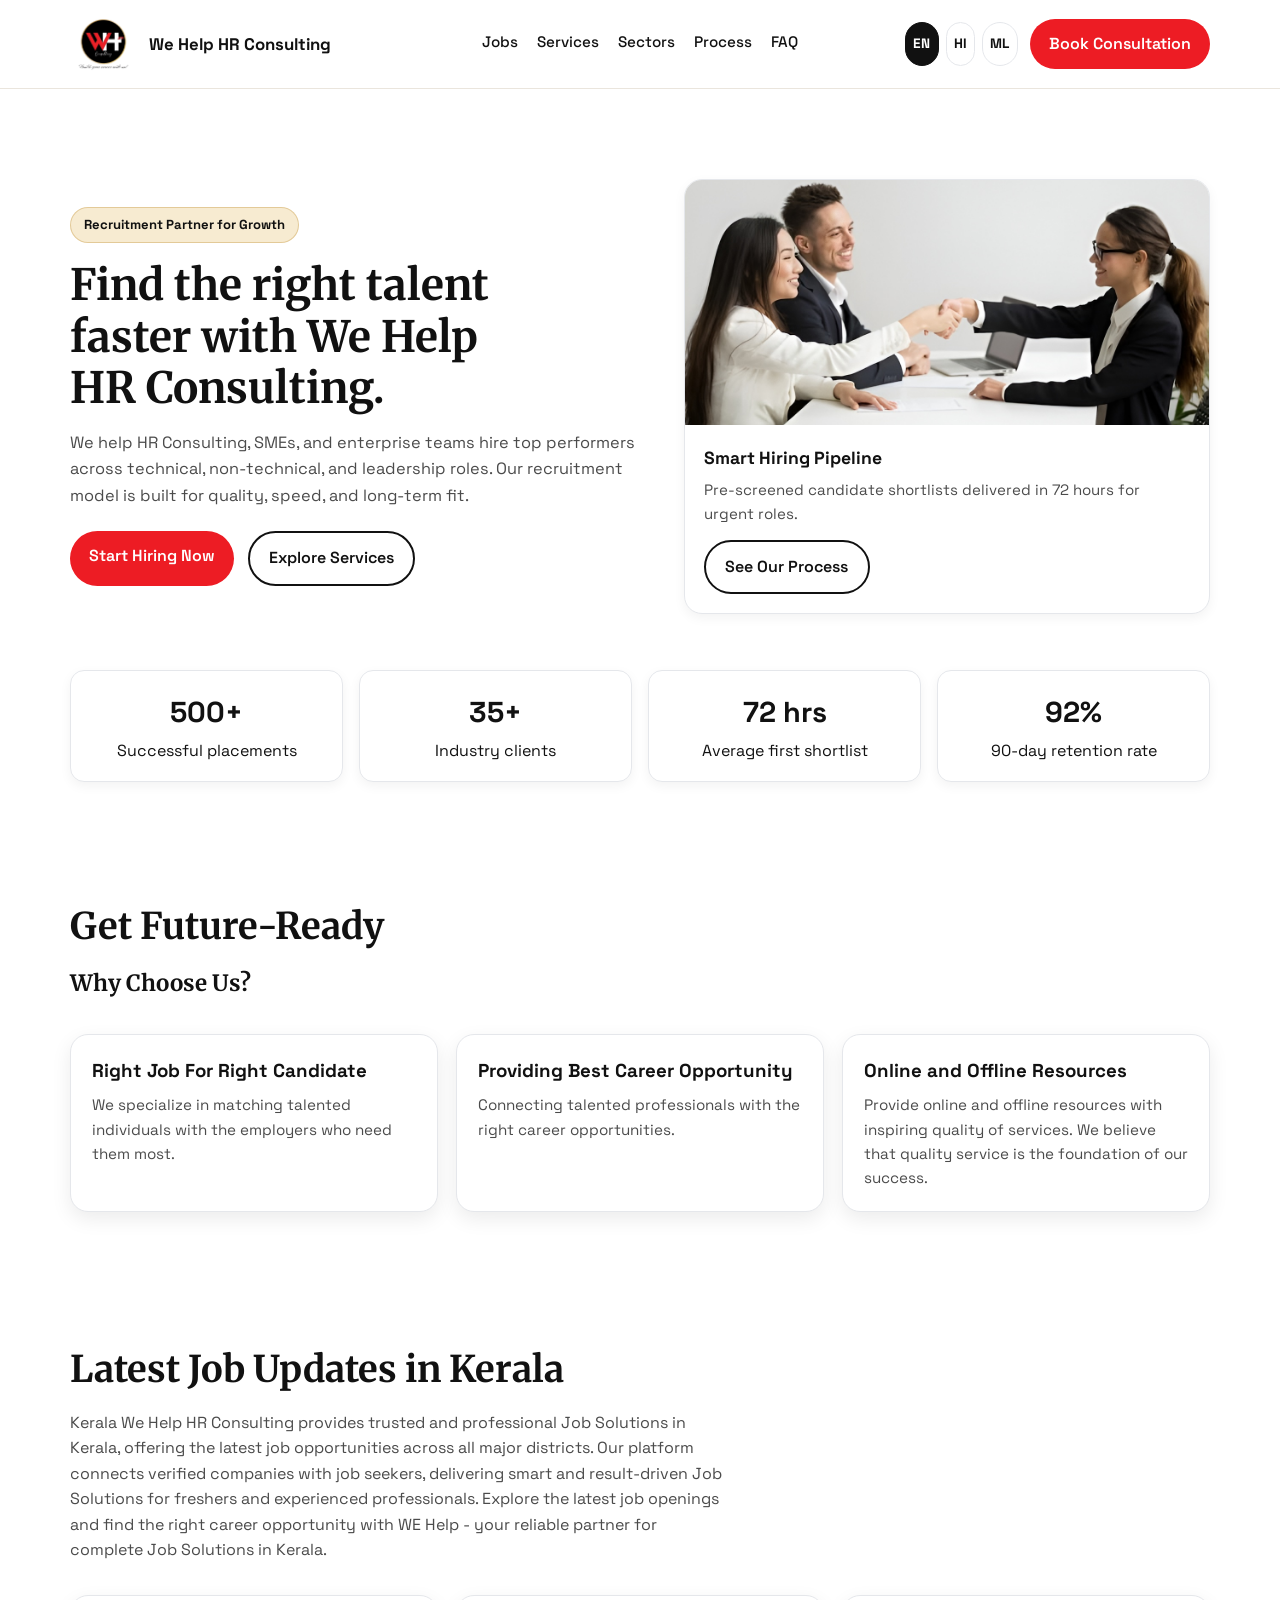
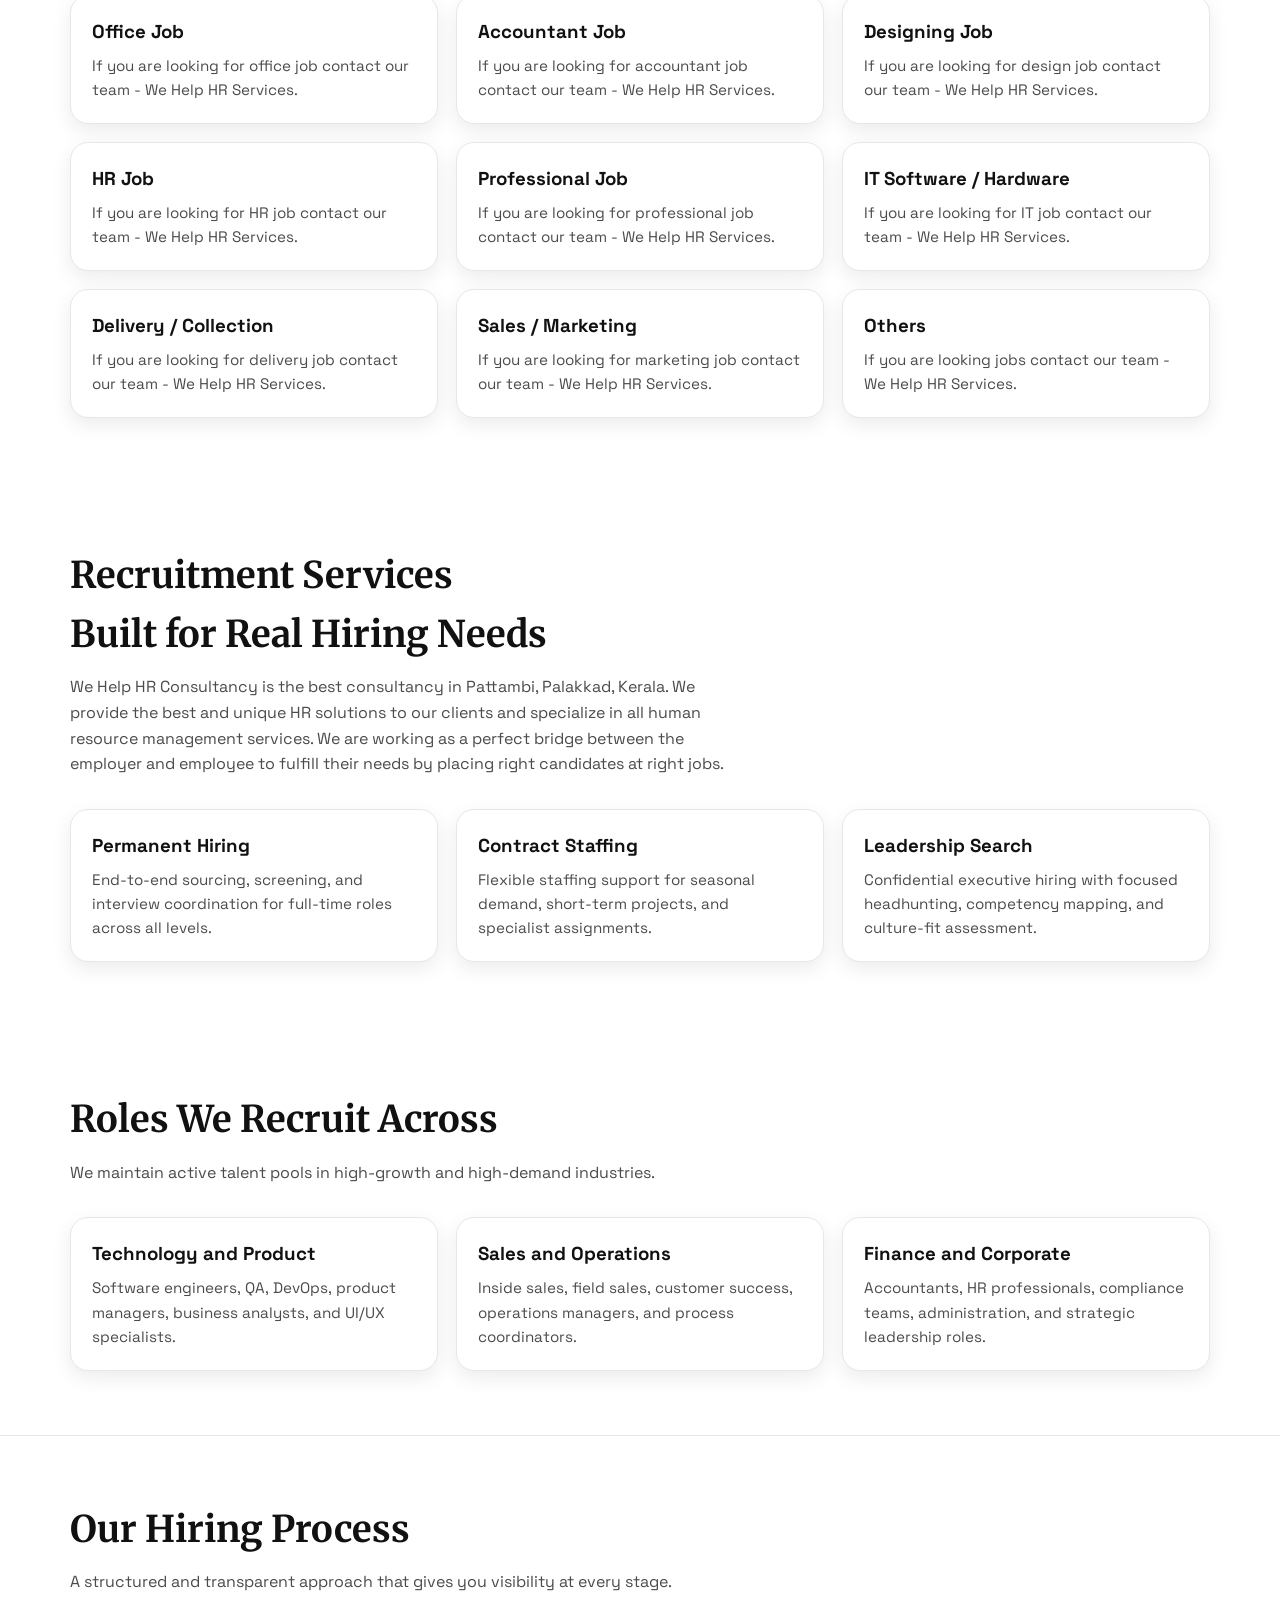
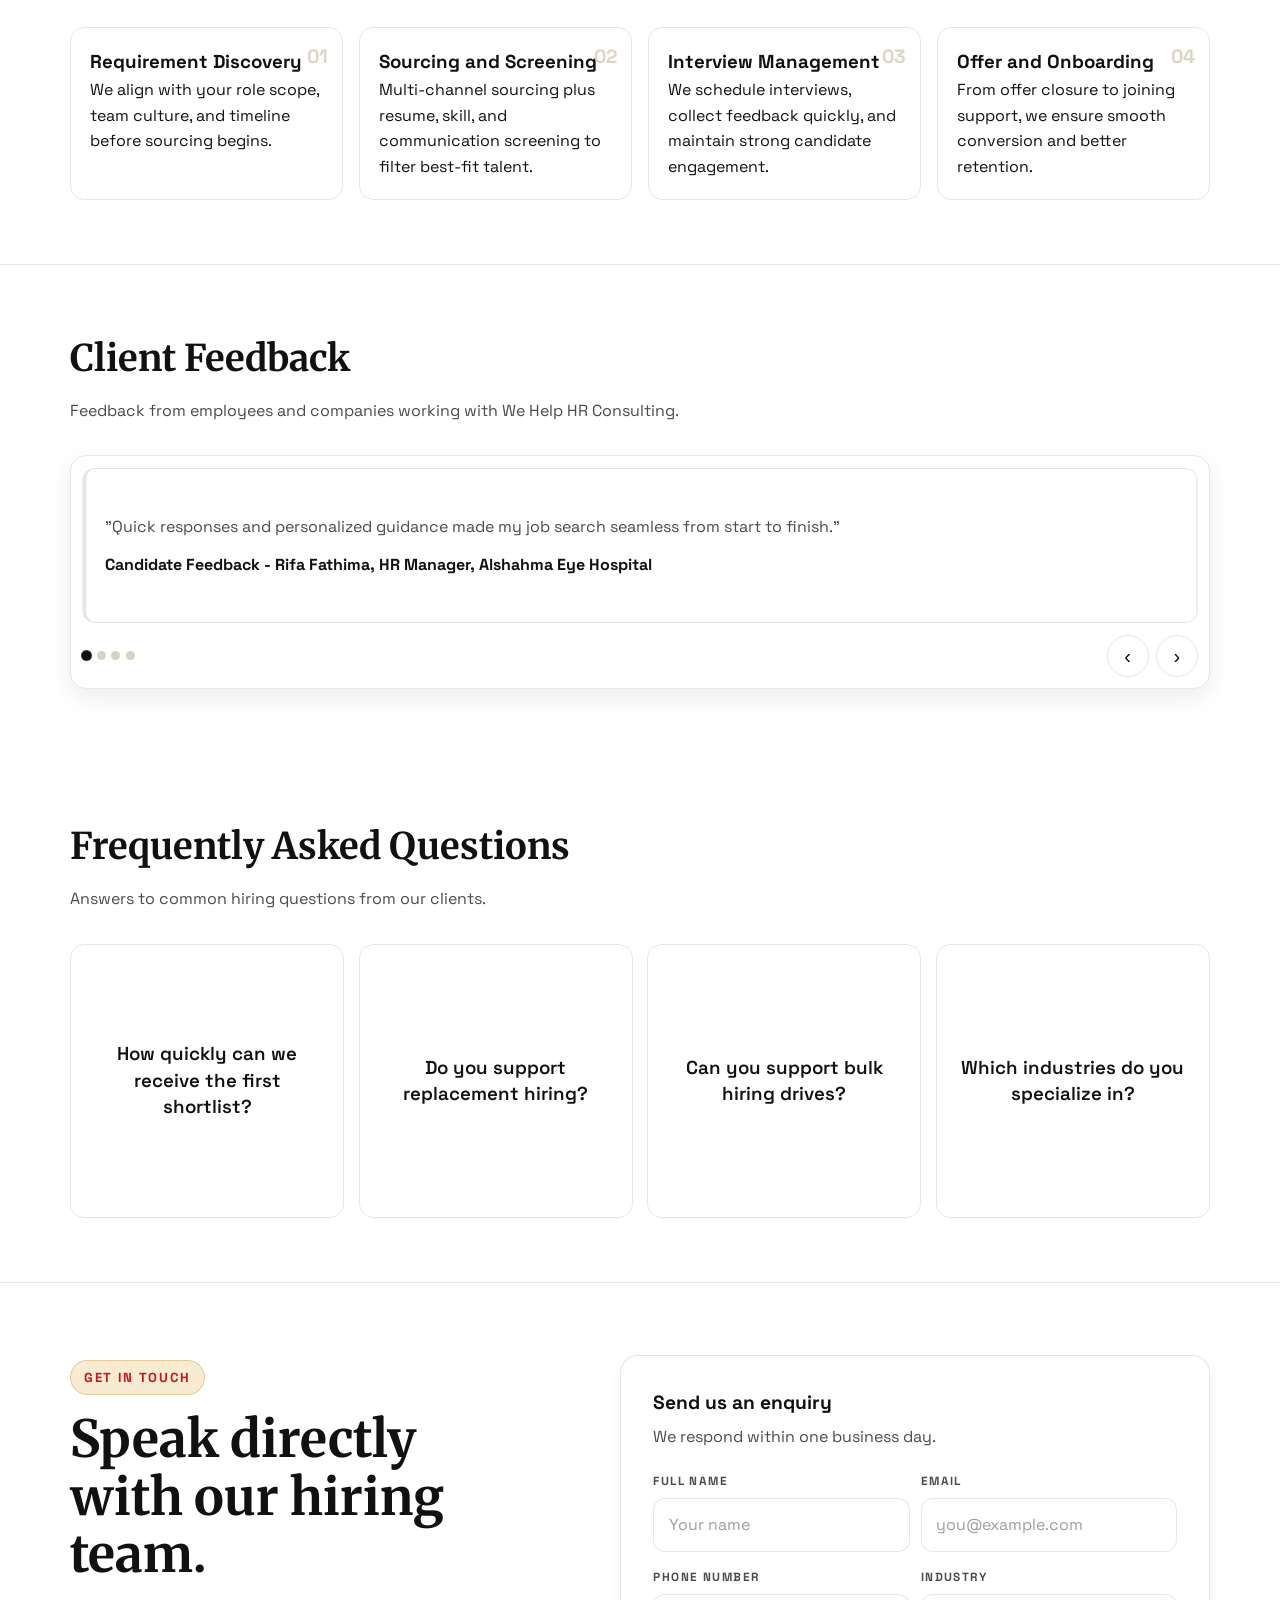
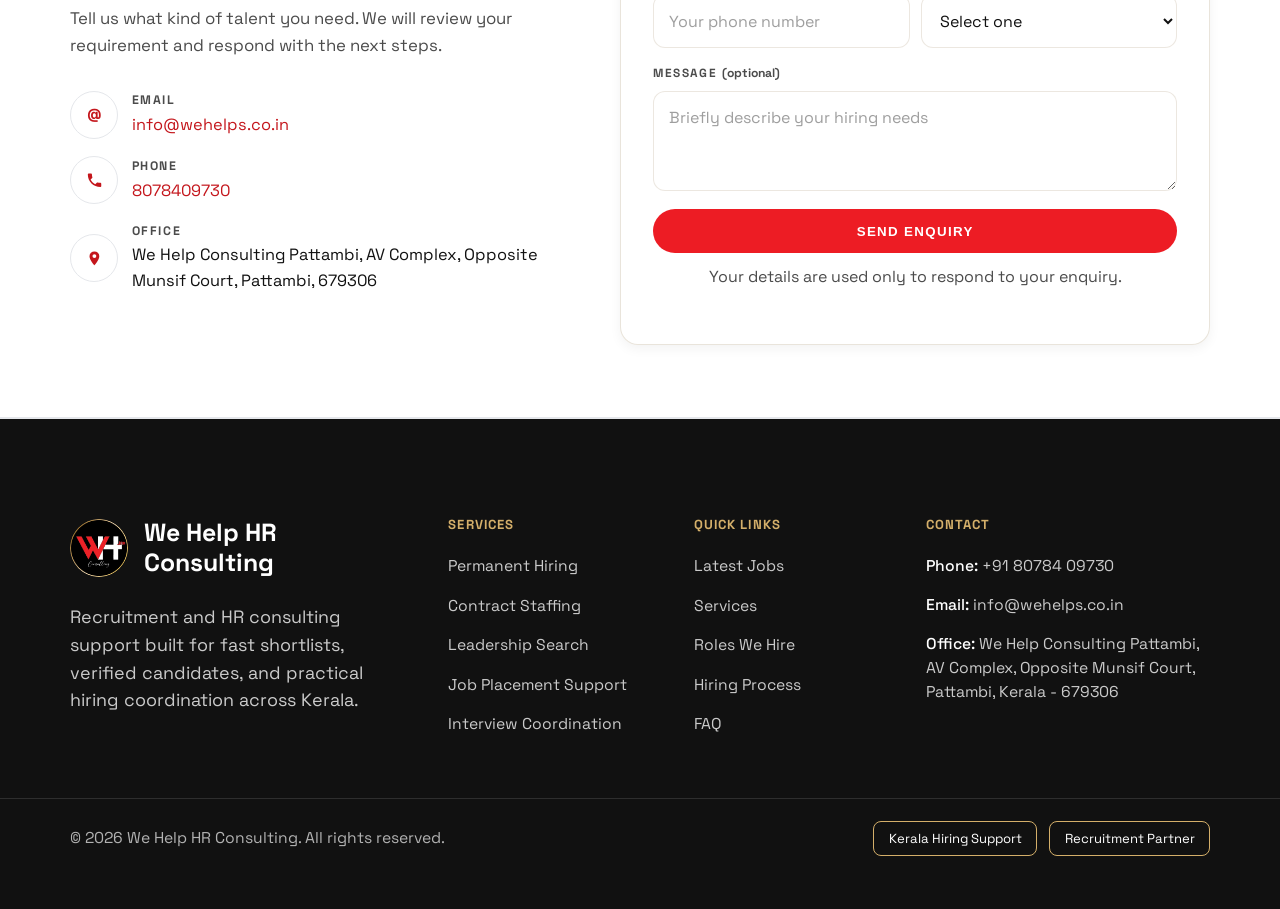
<file: index-en.html>
<!DOCTYPE html>
<html lang="en">
<head>
  <meta charset="UTF-8">
  <meta name="viewport" content="width=device-width, initial-scale=1.0">
  <title>Recruitment Agency Kerala | We Help HR Consulting</title>
  <meta name="description" content="Find the right talent faster with We Help HR Consulting for startups, SMEs, and enterprise teams across Kerala.">
  <meta name="keywords" content="recruitment agency Kerala, HR consulting Kerala, recruitment services Kerala, fast hiring services, job consultancy Kerala, permanent hiring services, contract staffing Kerala, leadership hiring consultancy, recruitment agency for companies, tech recruitment agency, sales hiring consultancy, finance recruitment services, end to end recruitment services, professional recruitment consultants, placement consultancy Kerala, latest jobs in Kerala, office jobs in Kerala, IT recruitment Kerala, bulk hiring services, hiring consultants Pattambi">
  <meta name="robots" content="index, follow, max-image-preview:large">
  <meta name="author" content="We Help HR Consulting">
  <meta name="theme-color" content="#F7F6F2">
  <meta name="geo.region" content="IN-KL">
  <meta name="geo.placename" content="Pattambi, Kerala">
  <link rel="canonical" href="https://wehelps.co.in/index-en.html">
  <meta property="og:title" content="Recruitment Agency Kerala | We Help HR Consulting">
  <meta property="og:description" content="Find the right talent faster with We Help HR Consulting for startups, SMEs, and enterprise teams across Kerala.">
  <meta property="og:type" content="website">
  <meta property="og:url" content="https://wehelps.co.in/index-en.html">
  <meta property="og:site_name" content="We Help HR Consulting">
  <meta property="og:image" content="https://wehelps.co.in/assets/images/logo/headerbg.png">
  <meta property="og:image:alt" content="We Help HR Consulting logo">
  <meta property="og:locale" content="en_IN">
  <meta name="twitter:card" content="summary_large_image">
  <meta name="twitter:title" content="Recruitment Agency Kerala | We Help HR Consulting">
  <meta name="twitter:description" content="Find the right talent faster with We Help HR Consulting for startups, SMEs, and enterprise teams across Kerala.">
  <meta name="twitter:image" content="https://wehelps.co.in/assets/images/logo/headerbg.png">
  <link rel="alternate" hreflang="en" href="https://wehelps.co.in/index-en.html">
  <link rel="alternate" hreflang="hi" href="https://wehelps.co.in/index-hi.html">
  <link rel="alternate" hreflang="ml" href="https://wehelps.co.in/index-ml.html">
  <link rel="alternate" hreflang="x-default" href="https://wehelps.co.in/">
  <script type="application/ld+json">
  {
    "@context": "https://schema.org",
    "@type": "EmploymentAgency",
    "@id": "https://wehelps.co.in/#business",
    "name": "We Help HR Consulting",
    "url": "https://wehelps.co.in/",
    "logo": "https://wehelps.co.in/assets/images/logo/headerbg.png",
    "image": "https://wehelps.co.in/assets/images/logo/headerbg.png",
    "description": "We Help HR Consulting provides recruitment services, job consultancy, permanent hiring, contract staffing, leadership search, and placement support across Kerala.",
    "email": "info@wehelps.co.in",
    "telephone": "+918078409730",
    "address": {
      "@type": "PostalAddress",
      "streetAddress": "AV Complex, Opposite Munsif Court",
      "addressLocality": "Pattambi",
      "postalCode": "679306",
      "addressRegion": "Kerala",
      "addressCountry": "IN"
    },
    "areaServed": ["Kerala", "Pattambi", "Palakkad"],
    "knowsAbout": [
      "Recruitment agency Kerala",
      "HR consulting Kerala",
      "Permanent hiring services",
      "Contract staffing Kerala",
      "Leadership hiring consultancy",
      "Placement consultancy Kerala",
      "Bulk hiring services",
      "IT recruitment Kerala"
    ],
    "makesOffer": [
      { "@type": "Offer", "itemOffered": { "@type": "Service", "name": "Permanent Hiring Support" } },
      { "@type": "Offer", "itemOffered": { "@type": "Service", "name": "Contract Staffing Solutions" } },
      { "@type": "Offer", "itemOffered": { "@type": "Service", "name": "Leadership Search" } },
      { "@type": "Offer", "itemOffered": { "@type": "Service", "name": "Technology Hiring Services" } },
      { "@type": "Offer", "itemOffered": { "@type": "Service", "name": "Finance And Corporate Recruitment" } }
    ]
  }
  </script>
  <link rel="icon" type="image/png" href="assets/images/logo/faviconbg.png">
  <link rel="preconnect" href="https://fonts.googleapis.com">
  <link rel="preconnect" href="https://fonts.gstatic.com" crossorigin>
  <link href="https://fonts.googleapis.com/css2?family=Merriweather:wght@400;700&family=Space+Grotesk:wght@400;500;600;700&display=swap" rel="stylesheet">
  <link rel='stylesheet' href='styles.css'>
</head>
<body>
  <header>
    <div class="container nav-wrap">
      <a class="brand" href="#top">
        <img src="assets/images/logo/headerbg.png" alt="We Help HR Consulting logo" width="160" height="56" decoding="async">
        <span>We Help HR Consulting</span>
      </a>
      <button class="menu-toggle" type="button" aria-expanded="false" aria-controls="site-nav"><span></span><span></span><span></span><span class="sr-only">Toggle menu</span></button>
      <nav class="site-nav" id="site-nav">
        <ul>
          <li><a href="#jobs">Jobs</a></li>
          <li><a href="#services">Services</a></li>
          <li><a href="#sectors">Sectors</a></li>
          <li><a href="#process">Process</a></li>
          <li><a href="#faq">FAQ</a></li>
        </ul>
      </nav>
      <div class="header-actions">
        <div class="lang-switch"><a href="index-en.html">EN</a><a href="index-hi.html">HI</a><a href="index-ml.html">ML</a></div>
        <a href="#contact" class="btn btn-primary header-cta">Book Consultation</a>
      </div>
    </div>
  </header>

  <main id="top">
    <section class="hero">
      <div class="container hero-grid">
        <div>
          <div class="kicker">Recruitment Partner for Growth</div>
          <h1>Find the right talent faster with We Help HR Consulting.</h1>
          <p>
            We help HR Consulting, SMEs, and enterprise teams hire top performers across technical, non-technical, and leadership roles.
            Our recruitment model is built for quality, speed, and long-term fit.
          </p>
          <div class="hero-actions">
            <a href="#contact" class="btn btn-primary">Start Hiring Now</a>
            <a href="#services" class="btn btn-secondary">Explore Services</a>
          </div>
        </div>
        <article class="hero-card">
          <img src="assets/images/etc/recruit2.jpeg" alt="Recruitment professionals meeting candidates" width="900" height="560" fetchpriority="high" decoding="async">
          <div class="hero-card-body">
            <h3>Smart Hiring Pipeline</h3>
            <p>Pre-screened candidate shortlists delivered in 72 hours for urgent roles.</p>
            <a href="#process" class="btn btn-secondary">See Our Process</a>
          </div>
        </article>
      </div>
    </section>

    <section class="stats">
      <div class="container stats-grid">
        <div class="stat">
          <h2>500+</h2>
          <p>Successful placements</p>
        </div>
        <div class="stat">
          <h2>35+</h2>
          <p>Industry clients</p>
        </div>
        <div class="stat">
          <h2>72 hrs</h2>
          <p>Average first shortlist</p>
        </div>
        <div class="stat">
          <h2>92%</h2>
          <p>90-day retention rate</p>
        </div>
      </div>
    </section>

    <section class="section" id="why-choose-us">
      <div class="container">
        <div class="section-heading">
          <h2>Get Future-Ready</h2>
          <h3>Why Choose Us?</h3>
        </div>
        <div class="cards-3">
          <article class="card">
            <h3>Right Job For Right Candidate</h3>
            <p>We specialize in matching talented individuals with the employers who need them most.</p>
          </article>
          <article class="card">
            <h3>Providing Best Career Opportunity</h3>
            <p>Connecting talented professionals with the right career opportunities.</p>
          </article>
          <article class="card">
            <h3>Online and Offline Resources</h3>
            <p>Provide online and offline resources with inspiring quality of services. We believe that quality service is the foundation of our success.</p>
          </article>
        </div>
      </div>
    </section>


    <section class="section" id="jobs">
      <div class="container">
        <div class="section-heading">
          <h2>Latest Job Updates in Kerala</h2>
          <p>Kerala We Help HR Consulting provides trusted and professional Job Solutions in Kerala, offering the latest job opportunities across all major districts. Our platform connects verified companies with job seekers, delivering smart and result-driven Job Solutions for freshers and experienced professionals. Explore the latest job openings and find the right career opportunity with WE Help - your reliable partner for complete Job Solutions in Kerala.</p>
        </div>
        <div class="cards-3">
          <article class="card">
            <h3>Office Job</h3>
            <p>If you are looking for office job contact our team - We Help HR Services.</p>
          </article>
          <article class="card">
            <h3>Accountant Job</h3>
            <p>If you are looking for accountant job contact our team - We Help HR Services.</p>
          </article>
          <article class="card">
            <h3>Designing Job</h3>
            <p>If you are looking for design job contact our team - We Help HR Services.</p>
          </article>
          <article class="card">
            <h3>HR Job</h3>
            <p>If you are looking for HR job contact our team - We Help HR Services.</p>
          </article>
          <article class="card">
            <h3>Professional Job</h3>
            <p>If you are looking for professional job contact our team - We Help HR Services.</p>
          </article>
          <article class="card">
            <h3>IT Software / Hardware</h3>
            <p>If you are looking for IT job contact our team - We Help HR Services.</p>
          </article>
          <article class="card">
            <h3>Delivery / Collection</h3>
            <p>If you are looking for delivery job contact our team - We Help HR Services.</p>
          </article>
          <article class="card">
            <h3>Sales / Marketing</h3>
            <p>If you are looking for marketing job contact our team - We Help HR Services.</p>
          </article>
          <article class="card">
            <h3>Others</h3>
            <p>If you are looking jobs contact our team - We Help HR Services.</p>
          </article>
        </div>
      </div>
    </section>

    <section class="section" id="services">
      <div class="container">
        <div class="section-heading">
          <h2>Recruitment Services Built for Real Hiring Needs</h2>
          <p class="bounded-copy">We Help HR Consultancy is the best consultancy in Pattambi, Palakkad, Kerala. We provide the best and unique HR solutions to our clients and specialize in all human resource management services. We are working as a perfect bridge between the employer and employee to fulfill their needs by placing right candidates at right jobs.</p>
        </div>
        <div class="cards-3">
          <article class="card">
            <h3>Permanent Hiring</h3>
            <p>End-to-end sourcing, screening, and interview coordination for full-time roles across all levels.</p>
          </article>
          <article class="card">
            <h3>Contract Staffing</h3>
            <p>Flexible staffing support for seasonal demand, short-term projects, and specialist assignments.</p>
          </article>
          <article class="card">
            <h3>Leadership Search</h3>
            <p>Confidential executive hiring with focused headhunting, competency mapping, and culture-fit assessment.</p>
          </article>
        </div>
      </div>
    </section>

    <section class="section" id="sectors">
      <div class="container">
        <div class="section-heading">
          <h2>Roles We Recruit Across</h2>
          <p>We maintain active talent pools in high-growth and high-demand industries.</p>
        </div>
        <div class="cards-3">
          <article class="card">
            <h3>Technology and Product</h3>
            <p>Software engineers, QA, DevOps, product managers, business analysts, and UI/UX specialists.</p>
          </article>
          <article class="card">
            <h3>Sales and Operations</h3>
            <p>Inside sales, field sales, customer success, operations managers, and process coordinators.</p>
          </article>
          <article class="card">
            <h3>Finance and Corporate</h3>
            <p>Accountants, HR professionals, compliance teams, administration, and strategic leadership roles.</p>
          </article>
        </div>
      </div>
    </section>

    <section class="section process" id="process">
      <div class="container">
        <div class="section-heading">
          <h2>Our Hiring Process</h2>
          <p>A structured and transparent approach that gives you visibility at every stage.</p>
        </div>
        <div class="steps">
          <article class="step">
            <h3>Requirement Discovery</h3>
            <p>We align with your role scope, team culture, and timeline before sourcing begins.</p>
          </article>
          <article class="step">
            <h3>Sourcing and Screening</h3>
            <p>Multi-channel sourcing plus resume, skill, and communication screening to filter best-fit talent.</p>
          </article>
          <article class="step">
            <h3>Interview Management</h3>
            <p>We schedule interviews, collect feedback quickly, and maintain strong candidate engagement.</p>
          </article>
          <article class="step">
            <h3>Offer and Onboarding</h3>
            <p>From offer closure to joining support, we ensure smooth conversion and better retention.</p>
          </article>
        </div>
      </div>
    </section>

    <section class="section">
      <div class="container">
        <div class="section-heading">
          <h2>Client Feedback</h2>
          <p>Feedback from employees and companies working with We Help HR Consulting.</p>
        </div>
        <div class="feedback-slider" data-slider>
          <div class="feedback-viewport">
            <div class="feedback-track" data-slider-track>
              <div class="feedback-slide">
                <article class="quote">
                  <p>"Quick responses and personalized guidance made my job search seamless from start to finish."</p>
                  <strong>Candidate Feedback - Rifa Fathima, HR Manager, Alshahma Eye Hospital</strong>
                </article>
              </div>
              <div class="feedback-slide">
                <article class="quote">
                  <p>"They connected me with ideal opportunities and ensured smooth onboarding support."</p>
                  <strong>Candidate Feedback - Sruthi MC, Accountant, Ashriya Builders</strong>
                </article>
              </div>
              <div class="feedback-slide">
                <article class="quote">
                  <p>"Reliable talent sourcing with excellent communication throughout the hiring process."</p>
                  <strong>Company Feedback - Navami Menon, Coordinator, Diya Group</strong>
                </article>
              </div>
              <div class="feedback-slide">
                <article class="quote">
                  <p>"Efficient placements and proactive follow-ups helped us build a strong team fast."</p>
                  <strong>Company Feedback - Vineeth P, Manager, Musamiha Group</strong>
                </article>
              </div>
            </div>
          </div>
          <div class="feedback-controls">
            <div class="feedback-dots" data-slider-dots></div>
            <div class="feedback-nav">
              <button type="button" class="feedback-btn" data-slider-prev aria-label="Previous feedback">&#8249;</button>
              <button type="button" class="feedback-btn" data-slider-next aria-label="Next feedback">&#8250;</button>
            </div>
          </div>
        </div>
      </div>
    </section>

    <section class="section" id="faq">
      <div class="container">
        <div class="section-heading">
          <h2>Frequently Asked Questions</h2>
          <p>Answers to common hiring questions from our clients.</p>
        </div>
        <div class="faq-list">
          <article class="faq-card" tabindex="0">
            <h3 class="faq-question">How quickly can we receive the first shortlist?</h3>
            <p class="faq-answer">For most active roles, we share the first screened shortlist within 72 hours.</p>
          </article>
          <article class="faq-card" tabindex="0">
            <h3 class="faq-question">Do you support replacement hiring?</h3>
            <p class="faq-answer">Yes. We provide a replacement window based on role level and hiring plan.</p>
          </article>
          <article class="faq-card" tabindex="0">
            <h3 class="faq-question">Can you support bulk hiring drives?</h3>
            <p class="faq-answer">Absolutely. We run dedicated pipelines for volume hiring and track weekly progress.</p>
          </article>
          <article class="faq-card" tabindex="0">
            <h3 class="faq-question">Which industries do you specialize in?</h3>
            <p class="faq-answer">We actively hire across technology, manufacturing, operations, finance, and corporate functions.</p>
          </article>
        </div>
      </div>
    </section>

    <section class="contact-section" id="contact">
      <div class="container contact-grid">
        <div class="contact-copy">
          <div class="kicker">Get in touch</div>
          <h2>Speak directly with our hiring team.</h2>
          <p>Tell us what kind of talent you need. We will review your requirement and respond with the next steps.</p>
          <div class="contact-methods">
            <a class="contact-method" href="mailto:info@wehelps.co.in">
              <span aria-hidden="true">@</span>
              <strong>Email</strong>
              <em>info@wehelps.co.in</em>
            </a>
            <a class="contact-method" href="tel:8078409730">
              <span aria-hidden="true">
                <svg viewBox="0 0 24 24" focusable="false">
                  <path fill="currentColor" d="M6.6 10.8c1.6 3.1 3.5 5 6.6 6.6l2.2-2.2c.3-.3.8-.4 1.2-.3 1.3.4 2.6.6 4 .6.7 0 1.2.5 1.2 1.2v3.5c0 .7-.5 1.2-1.2 1.2C10.7 21.4 2.6 13.3 2.6 3.4c0-.7.5-1.2 1.2-1.2h3.5c.7 0 1.2.5 1.2 1.2 0 1.4.2 2.8.6 4 .1.4 0 .9-.3 1.2l-2.2 2.2z"/>
                </svg>
              </span>
              <strong>Phone</strong>
              <em>8078409730</em>
            </a>
            <div class="contact-method">
              <span aria-hidden="true">
                <svg viewBox="0 0 24 24" focusable="false">
                  <path fill="currentColor" d="M12 2a7 7 0 0 0-7 7c0 5.25 7 13 7 13s7-7.75 7-13a7 7 0 0 0-7-7zm0 9.5A2.5 2.5 0 1 1 12 6a2.5 2.5 0 0 1 0 5.5z"/>
                </svg>
              </span>
              <strong>Office</strong>
              <em>We Help Consulting Pattambi, AV Complex, Opposite Munsif Court, Pattambi, 679306</em>
            </div>
          </div>
        </div>
        <form class="inquiry-form" data-endpoint="" autocomplete="on">
          <h3>Send us an enquiry</h3>
          <p>We respond within one business day.</p>
          <div class="form-grid">
            <label class="field">
              <span>Full Name</span>
              <input type="text" name="fullName" placeholder="Your name" autocomplete="name" required>
            </label>
            <label class="field">
              <span>Email</span>
              <input type="email" name="email" placeholder="you@example.com" autocomplete="email" required>
            </label>
            <label class="field">
              <span>Phone number</span>
              <input type="tel" name="phone" placeholder="Your phone number" autocomplete="tel" required>
            </label>
            <label class="field">
              <span>Industry</span>
              <select name="industry" required>
                <option value="" selected disabled>Select one</option>
                <option value="Technology and Product">Technology and Product</option>
                <option value="Sales and Operations">Sales and Operations</option>
                <option value="Finance and Corporate">Finance and Corporate</option>
              </select>
            </label>
            <label class="field full">
              <span>Message <small>(optional)</small></span>
              <textarea name="message" placeholder="Briefly describe your hiring needs"></textarea>
            </label>
          </div>
          <button class="btn btn-primary" type="submit">Send enquiry</button>
          <p class="form-status" role="alert" aria-live="assertive"></p>
          <p class="form-note">Your details are used only to respond to your enquiry.</p>
        </form>
      </div>
    </section>
  </main>

  <footer class="site-footer">
    <div class="container footer-main">
      <div class="footer-brand">
        <div class="footer-brand-row">
          <span class="footer-mark">
            <img src="assets/images/logo/favicon-logo.jpeg" alt="We Help HR Consulting logo" width="58" height="58" loading="lazy" decoding="async">
          </span>
          <h2>We Help HR Consulting</h2>
        </div>
        <p>Recruitment and HR consulting support built for fast shortlists, verified candidates, and practical hiring coordination across Kerala.</p>
      </div>
      <nav class="footer-column" aria-label="Footer services">
        <h3>Services</h3>
        <a href="#services">Permanent Hiring</a>
        <a href="#services">Contract Staffing</a>
        <a href="#services">Leadership Search</a>
        <a href="#jobs">Job Placement Support</a>
        <a href="#process">Interview Coordination</a>
      </nav>
      <nav class="footer-column" aria-label="Footer quick links">
        <h3>Quick Links</h3>
        <a href="#jobs">Latest Jobs</a>
        <a href="#services">Services</a>
        <a href="#sectors">Roles We Hire</a>
        <a href="#process">Hiring Process</a>
        <a href="#faq">FAQ</a>
      </nav>
      <div class="footer-column footer-contact">
        <h3>Contact</h3>
        <p><strong>Phone:</strong> <a href="tel:+918078409730">+91 80784 09730</a></p>
        <p><strong>Email:</strong> <a href="mailto:info@wehelps.co.in">info@wehelps.co.in</a></p>
        <p><strong>Office:</strong> We Help Consulting Pattambi, AV Complex, Opposite Munsif Court, Pattambi, Kerala - 679306</p>
      </div>
    </div>
    <div class="footer-bottom">
      <div class="container footer-bottom-inner">
        <p>&copy; 2026 We Help HR Consulting. All rights reserved.</p>
        <div class="footer-badges" aria-label="Footer highlights">
          <span>Kerala Hiring Support</span>
          <span>Recruitment Partner</span>
        </div>
      </div>
    </div>
  </footer>
  <div class="mobile-sticky-cta" aria-label="Quick actions">
    <a href="#contact" class="btn btn-primary">Hire Now</a>
    <a href="tel:8078409730" class="btn btn-secondary">Call Us</a>
  </div>
  <button type="button" class="back-to-top" aria-label="Back to top">&uarr;</button>
  <script defer src='script.js'></script>
</body>
</html>
</file>
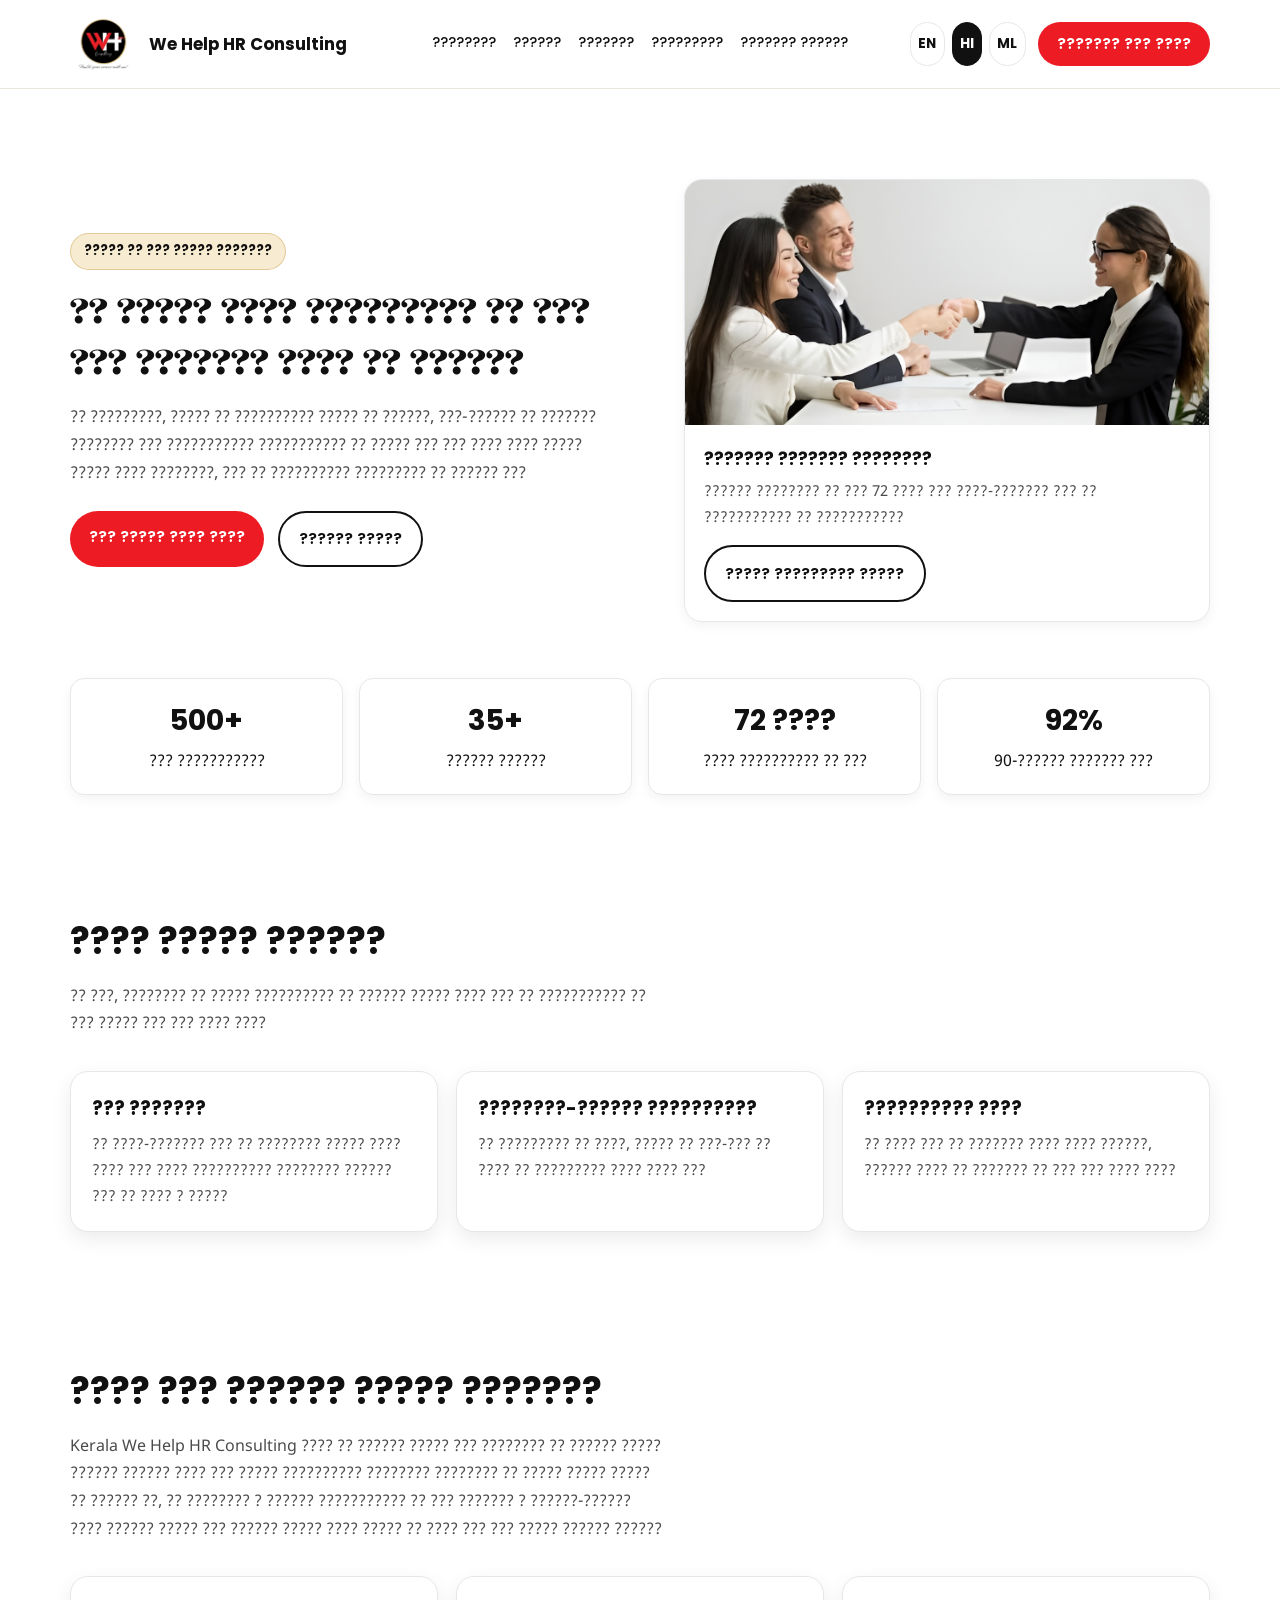
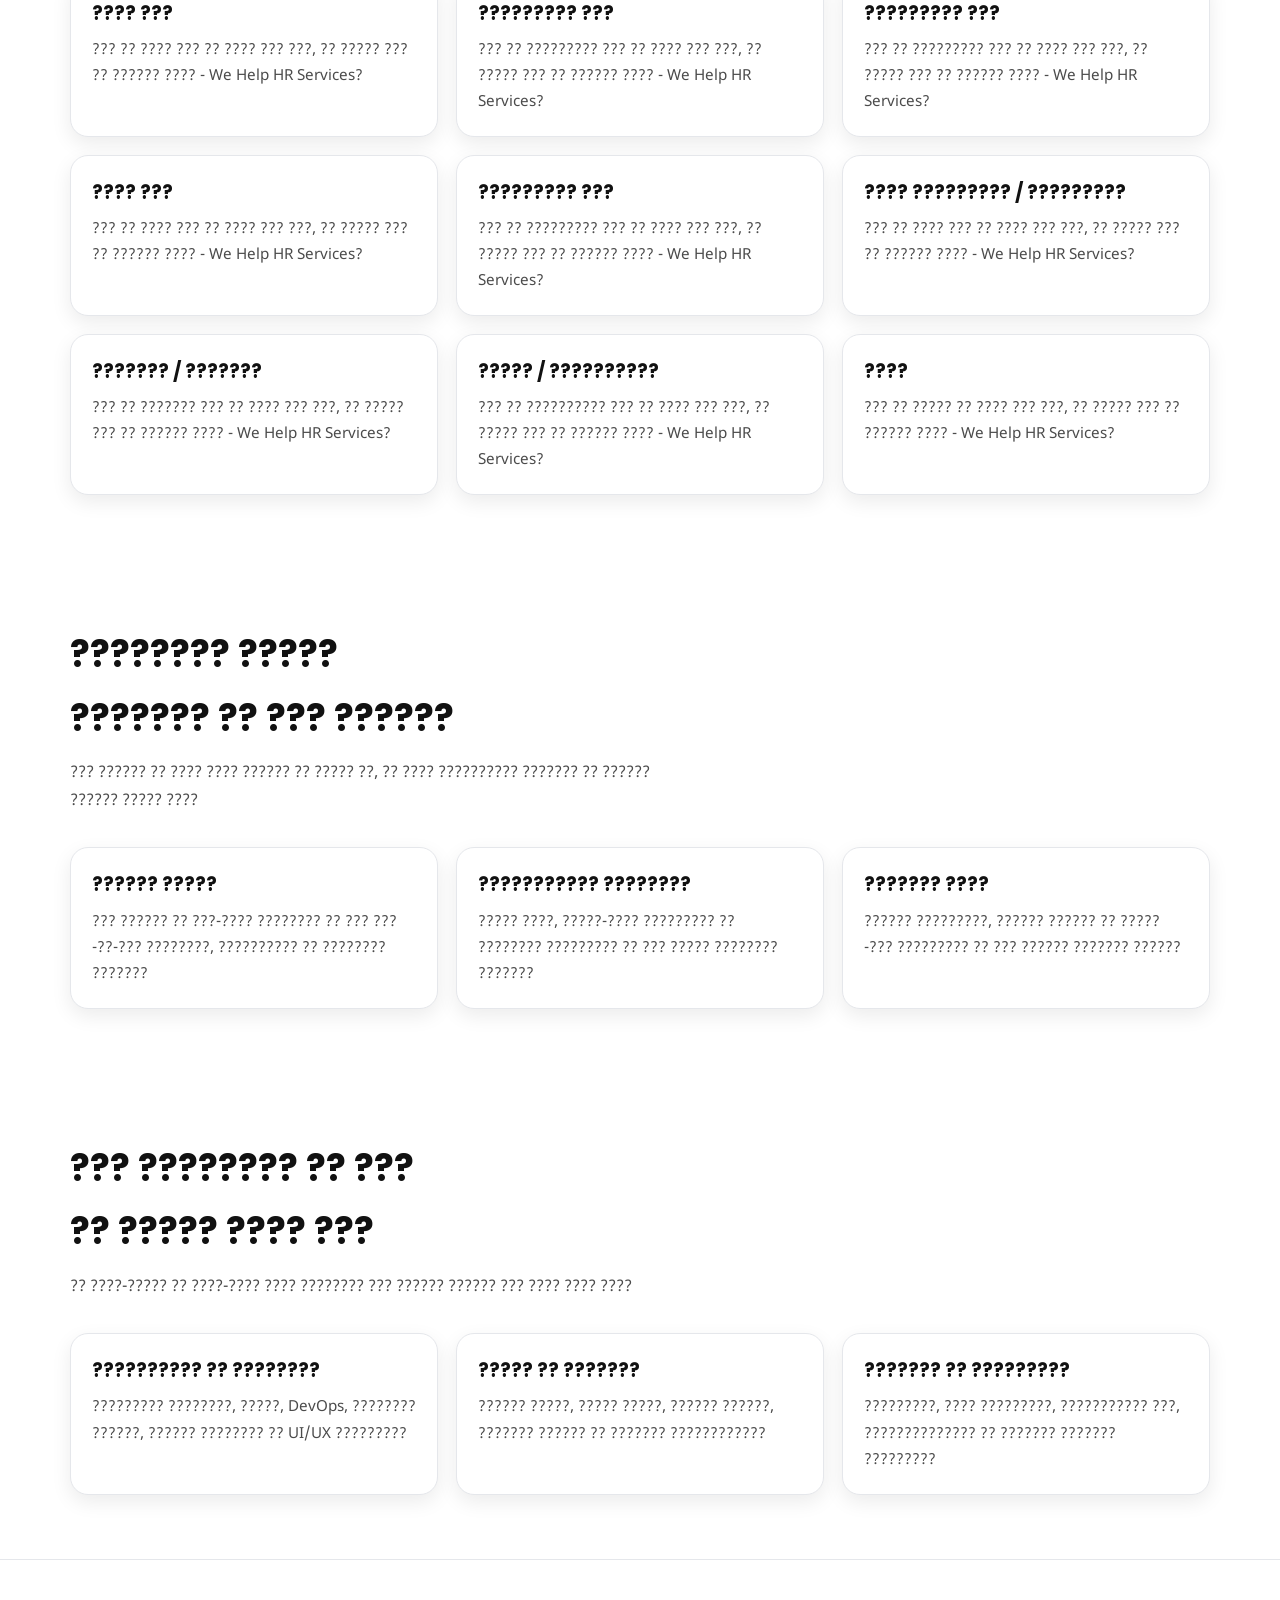
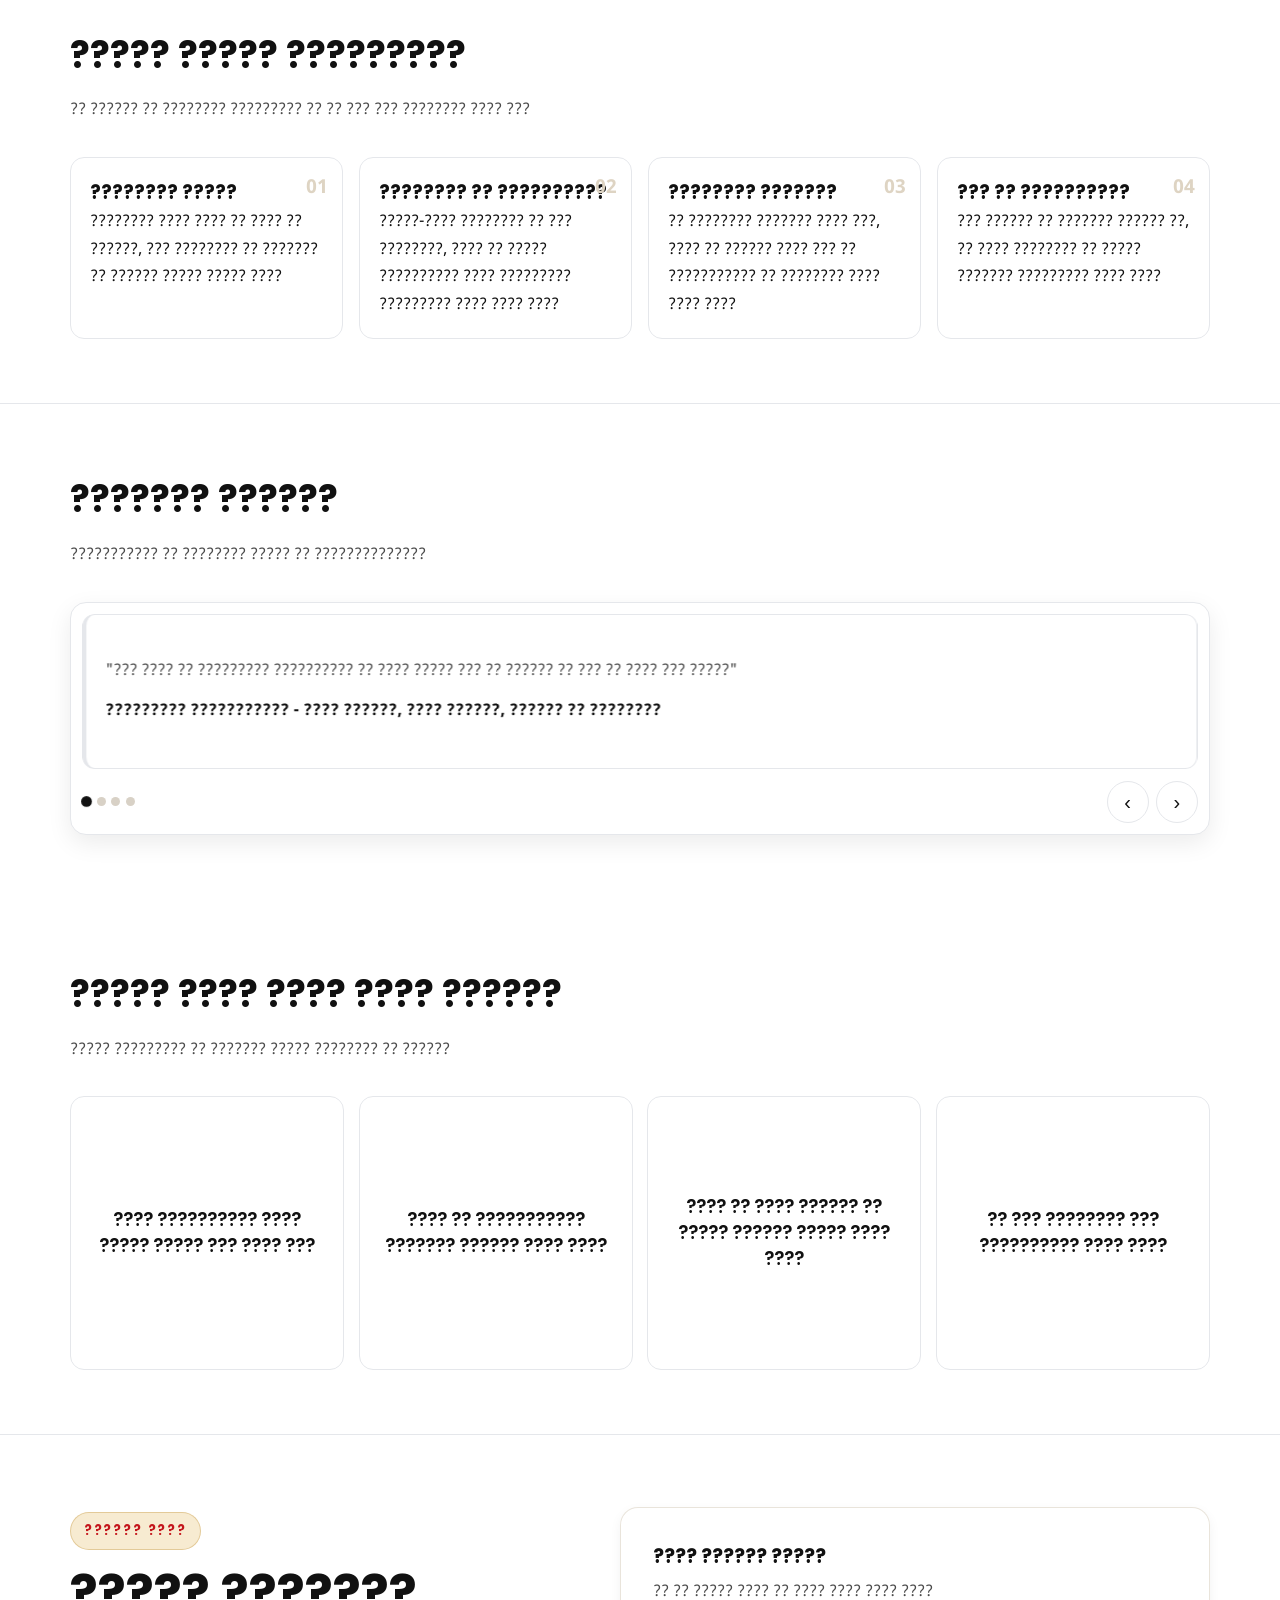
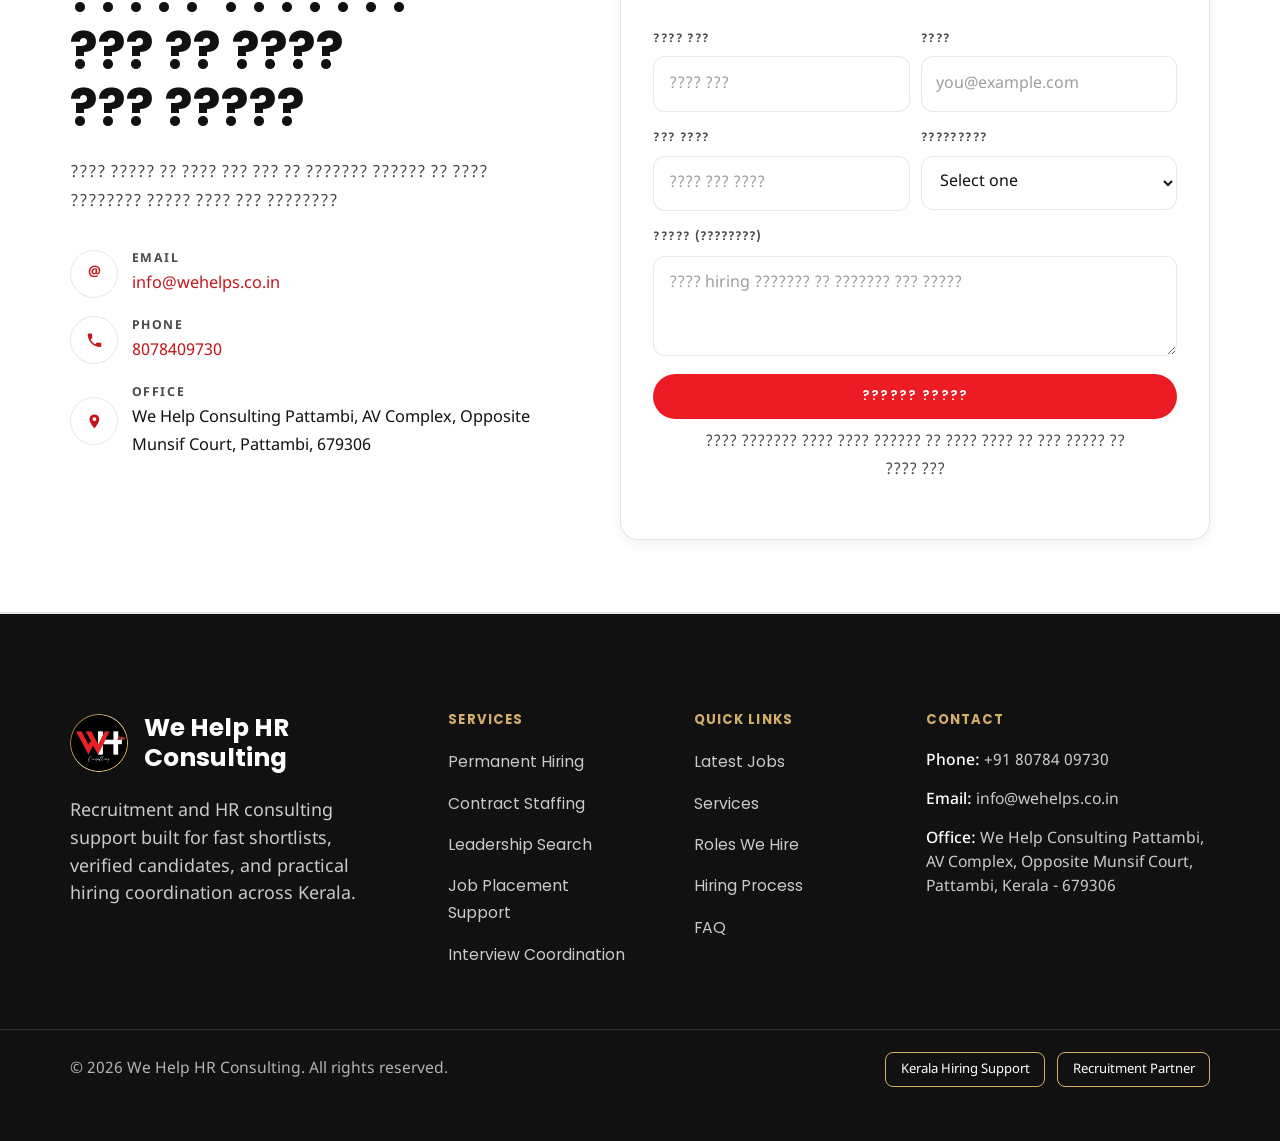
<file: index-hi.html>
<!DOCTYPE html>
<html lang="hi">
<head>
  <meta charset="UTF-8">
  <meta name="viewport" content="width=device-width, initial-scale=1.0">
  <title>?? ????? ???? ????????? | Recruitment Agency Kerala</title>
  <meta name="description" content="?? ????? ???? ????????? ??? ?? ???????? ????? ?????? ?? ?????? ?? ???????? ?? ??? ??????? ?? ?????? ???">
  <meta name="keywords" content="recruitment agency Kerala, HR consulting Kerala, recruitment services Kerala, fast hiring services, job consultancy Kerala, permanent hiring services, contract staffing Kerala, leadership hiring consultancy, recruitment agency for companies, tech recruitment agency, sales hiring consultancy, finance recruitment services, end to end recruitment services, professional recruitment consultants, placement consultancy Kerala, latest jobs in Kerala, office jobs in Kerala, IT recruitment Kerala, bulk hiring services, hiring consultants Pattambi">
  <meta name="robots" content="index, follow, max-image-preview:large">
  <meta name="author" content="We Help HR Consulting">
  <meta name="theme-color" content="#F7F6F2">
  <meta name="geo.region" content="IN-KL">
  <meta name="geo.placename" content="Pattambi, Kerala">
  <link rel="canonical" href="https://wehelps.co.in/index-hi.html">
  <meta property="og:title" content="?? ????? ???? ????????? | Recruitment Agency Kerala">
  <meta property="og:description" content="?? ????? ???? ????????? ??? ?? ???????? ????? ?????? ?? ?????? ?? ???????? ?? ??? ??????? ?? ?????? ???">
  <meta property="og:type" content="website">
  <meta property="og:url" content="https://wehelps.co.in/index-hi.html">
  <meta property="og:site_name" content="We Help HR Consulting">
  <meta property="og:image" content="https://wehelps.co.in/assets/images/logo/headerbg.png">
  <meta property="og:image:alt" content="We Help HR Consulting logo">
  <meta property="og:locale" content="hi_IN">
  <meta name="twitter:card" content="summary_large_image">
  <meta name="twitter:title" content="?? ????? ???? ????????? | Recruitment Agency Kerala">
  <meta name="twitter:description" content="?? ????? ???? ????????? ??? ?? ???????? ????? ?????? ?? ?????? ?? ???????? ?? ??? ??????? ?? ?????? ???">
  <meta name="twitter:image" content="https://wehelps.co.in/assets/images/logo/headerbg.png">
  <link rel="alternate" hreflang="en" href="https://wehelps.co.in/index-en.html">
  <link rel="alternate" hreflang="hi" href="https://wehelps.co.in/index-hi.html">
  <link rel="alternate" hreflang="ml" href="https://wehelps.co.in/index-ml.html">
  <link rel="alternate" hreflang="x-default" href="https://wehelps.co.in/">
  <script type="application/ld+json">
  {
    "@context": "https://schema.org",
    "@type": "EmploymentAgency",
    "@id": "https://wehelps.co.in/#business",
    "name": "We Help HR Consulting",
    "url": "https://wehelps.co.in/",
    "logo": "https://wehelps.co.in/assets/images/logo/headerbg.png",
    "image": "https://wehelps.co.in/assets/images/logo/headerbg.png",
    "description": "We Help HR Consulting provides recruitment services, job consultancy, permanent hiring, contract staffing, leadership search, and placement support across Kerala.",
    "email": "info@wehelps.co.in",
    "telephone": "+918078409730",
    "address": {
      "@type": "PostalAddress",
      "streetAddress": "AV Complex, Opposite Munsif Court",
      "addressLocality": "Pattambi",
      "postalCode": "679306",
      "addressRegion": "Kerala",
      "addressCountry": "IN"
    },
    "areaServed": ["Kerala", "Pattambi", "Palakkad"],
    "knowsAbout": [
      "Recruitment agency Kerala",
      "HR consulting Kerala",
      "Permanent hiring services",
      "Contract staffing Kerala",
      "Leadership hiring consultancy",
      "Placement consultancy Kerala",
      "Bulk hiring services",
      "IT recruitment Kerala"
    ],
    "makesOffer": [
      { "@type": "Offer", "itemOffered": { "@type": "Service", "name": "Permanent Hiring Support" } },
      { "@type": "Offer", "itemOffered": { "@type": "Service", "name": "Contract Staffing Solutions" } },
      { "@type": "Offer", "itemOffered": { "@type": "Service", "name": "Leadership Search" } },
      { "@type": "Offer", "itemOffered": { "@type": "Service", "name": "Technology Hiring Services" } },
      { "@type": "Offer", "itemOffered": { "@type": "Service", "name": "Finance And Corporate Recruitment" } }
    ]
  }
  </script>
  <link rel="icon" type="image/png" href="assets/images/logo/faviconbg.png">
  <link rel="preconnect" href="https://fonts.googleapis.com">
  <link rel="preconnect" href="https://fonts.gstatic.com" crossorigin>
  <link href="https://fonts.googleapis.com/css2?family=Anek+Malayalam:wght@400;500;600;700&family=Chilanka&family=Merriweather:wght@400;700&family=Noto+Sans+Devanagari:wght@400;500;600;700&family=Noto+Sans+Malayalam:wght@400;500;600;700&family=Poppins:wght@400;500;600;700&family=Rozha+One&family=Space+Grotesk:wght@400;500;600;700&display=swap" rel="stylesheet">
  <link rel='stylesheet' href='styles.css'>
</head>
<body>
  <header>
    <div class="container nav-wrap">
      <a class="brand" href="#top">
        <img src="assets/images/logo/headerbg.png" alt="We Help HR Consulting logo" width="160" height="56" decoding="async">
        <span>We Help HR Consulting</span>
      </a>
      <button class="menu-toggle" type="button" aria-expanded="false" aria-controls="site-nav"><span></span><span></span><span></span><span class="sr-only">Toggle menu</span></button>
      <nav class="site-nav" id="site-nav">
        <ul>
          <li><a href="#jobs">????????</a></li>
          <li><a href="#services">??????</a></li>
          <li><a href="#sectors">???????</a></li>
          <li><a href="#process">?????????</a></li>
          <li><a href="#faq">??????? ??????</a></li>
        </ul>
      </nav>
      <div class="header-actions">
        <div class="lang-switch"><a href="index-en.html">EN</a><a href="index-hi.html">HI</a><a href="index-ml.html">ML</a></div>
        <a href="#contact" class="btn btn-primary header-cta">??????? ??? ????</a>
      </div>
    </div>
  </header>

  <main id="top">
    <section class="hero">
      <div class="container hero-grid">
        <div>
          <div class="kicker">????? ?? ??? ????? ???????</div>
          <h1>?? ????? ???? ????????? ?? ??? ??? ??????? ???? ?? ??????</h1>
          <p>
            ?? ?????????, ????? ?? ?????????? ????? ?? ??????, ???-?????? ?? ??????? ???????? ??? ??????????? ??????????? ?? ????? ??? ??? ???? ????
            ????? ????? ???? ????????, ??? ?? ?????????? ????????? ?? ?????? ???
          </p>
          <div class="hero-actions">
            <a href="#contact" class="btn btn-primary">??? ????? ???? ????</a>
            <a href="#services" class="btn btn-secondary">?????? ?????</a>
          </div>
        </div>
        <article class="hero-card">
          <img src="assets/images/etc/recruit2.jpeg" alt="????? ???????? ??????????? ?? ????? ???" width="900" height="560" fetchpriority="high" decoding="async">
          <div class="hero-card-body">
            <h3>??????? ??????? ????????</h3>
            <p>?????? ???????? ?? ??? 72 ???? ??? ????-??????? ??? ?? ??????????? ?? ???????????</p>
            <a href="#process" class="btn btn-secondary">????? ????????? ?????</a>
          </div>
        </article>
      </div>
    </section>

    <section class="stats">
      <div class="container stats-grid">
        <div class="stat">
          <h2>500+</h2>
          <p>??? ???????????</p>
        </div>
        <div class="stat">
          <h2>35+</h2>
          <p>?????? ??????</p>
        </div>
        <div class="stat">
          <h2>72 ????</h2>
          <p>???? ?????????? ?? ???</p>
        </div>
        <div class="stat">
          <h2>92%</h2>
          <p>90-?????? ??????? ???</p>
        </div>
      </div>
    </section>

    <section class="section" id="why-choose-us">
      <div class="container">
        <div class="section-heading">
          <h2>???? ????? ??????</h2>
          <p>?? ???, ???????? ?? ????? ?????????? ?? ?????? ????? ???? ??? ?? ??????????? ?? ??? ????? ??? ??? ???? ????</p>
        </div>
        <div class="cards-3">
          <article class="card">
            <h3>??? ???????</h3>
            <p>?? ????-??????? ??? ?? ???????? ????? ???? ???? ??? ???? ?????????? ???????? ?????? ??? ?? ???? ? ?????</p>
          </article>
          <article class="card">
            <h3>????????-?????? ??????????</h3>
            <p>?? ????????? ?? ????, ????? ?? ???-??? ?? ???? ?? ????????? ???? ???? ???</p>
          </article>
          <article class="card">
            <h3>?????????? ????</h3>
            <p>?? ???? ??? ?? ??????? ???? ???? ??????, ?????? ???? ?? ??????? ?? ??? ??? ???? ????</p>
          </article>
        </div>
      </div>
    </section>

    <section class="section" id="jobs">
      <div class="container">
        <div class="section-heading">
          <h2>???? ??? ?????? ????? ???????</h2>
          <p>Kerala We Help HR Consulting ???? ?? ?????? ????? ??? ???????? ?? ?????? ????? ?????? ?????? ???? ??? ????? ?????????? ???????? ???????? ?? ????? ????? ????? ?? ?????? ??, ?? ???????? ? ?????? ??????????? ?? ??? ??????? ? ??????-?????? ???? ?????? ????? ??? ?????? ????? ???? ????? ?? ???? ??? ??? ????? ?????? ??????</p>
        </div>
        <div class="cards-3">
          <article class="card">
            <h3>???? ???</h3>
            <p>??? ?? ???? ??? ?? ???? ??? ???, ?? ????? ??? ?? ?????? ???? - We Help HR Services?</p>
          </article>
          <article class="card">
            <h3>????????? ???</h3>
            <p>??? ?? ????????? ??? ?? ???? ??? ???, ?? ????? ??? ?? ?????? ???? - We Help HR Services?</p>
          </article>
          <article class="card">
            <h3>????????? ???</h3>
            <p>??? ?? ????????? ??? ?? ???? ??? ???, ?? ????? ??? ?? ?????? ???? - We Help HR Services?</p>
          </article>
          <article class="card">
            <h3>???? ???</h3>
            <p>??? ?? ???? ??? ?? ???? ??? ???, ?? ????? ??? ?? ?????? ???? - We Help HR Services?</p>
          </article>
          <article class="card">
            <h3>????????? ???</h3>
            <p>??? ?? ????????? ??? ?? ???? ??? ???, ?? ????? ??? ?? ?????? ???? - We Help HR Services?</p>
          </article>
          <article class="card">
            <h3>???? ????????? / ?????????</h3>
            <p>??? ?? ???? ??? ?? ???? ??? ???, ?? ????? ??? ?? ?????? ???? - We Help HR Services?</p>
          </article>
          <article class="card">
            <h3>??????? / ???????</h3>
            <p>??? ?? ??????? ??? ?? ???? ??? ???, ?? ????? ??? ?? ?????? ???? - We Help HR Services?</p>
          </article>
          <article class="card">
            <h3>????? / ??????????</h3>
            <p>??? ?? ?????????? ??? ?? ???? ??? ???, ?? ????? ??? ?? ?????? ???? - We Help HR Services?</p>
          </article>
          <article class="card">
            <h3>????</h3>
            <p>??? ?? ????? ?? ???? ??? ???, ?? ????? ??? ?? ?????? ???? - We Help HR Services?</p>
          </article>
        </div>
      </div>
    </section>

    <section class="section" id="services">
      <div class="container">
        <div class="section-heading">
          <h2>???????? ????? ??????? ?? ??? ??????</h2>
          <p>??? ?????? ?? ???? ???? ?????? ?? ????? ??, ?? ???? ?????????? ??????? ?? ?????? ?????? ????? ????</p>
        </div>
        <div class="cards-3">
          <article class="card">
            <h3>?????? ?????</h3>
            <p>??? ?????? ?? ???-???? ???????? ?? ??? ???-??-??? ????????, ?????????? ?? ???????? ???????</p>
          </article>
          <article class="card">
            <h3>??????????? ????????</h3>
            <p>????? ????, ?????-???? ????????? ?? ???????? ????????? ?? ??? ????? ???????? ???????</p>
          </article>
          <article class="card">
            <h3>??????? ????</h3>
            <p>?????? ?????????, ?????? ?????? ?? ?????-??? ????????? ?? ??? ?????? ??????? ??????</p>
          </article>
        </div>
      </div>
    </section>

    <section class="section" id="sectors">
      <div class="container">
        <div class="section-heading">
          <h2>??? ???????? ?? ??? ?? ????? ???? ???</h2>
          <p>?? ????-????? ?? ????-???? ???? ???????? ??? ?????? ?????? ??? ???? ???? ????</p>
        </div>
        <div class="cards-3">
          <article class="card">
            <h3>?????????? ?? ????????</h3>
            <p>????????? ????????, ?????, DevOps, ???????? ??????, ?????? ???????? ?? UI/UX ?????????</p>
          </article>
          <article class="card">
            <h3>????? ?? ???????</h3>
            <p>?????? ?????, ????? ?????, ?????? ??????, ??????? ?????? ?? ??????? ????????????</p>
          </article>
          <article class="card">
            <h3>??????? ?? ?????????</h3>
            <p>?????????, ???? ?????????, ??????????? ???, ?????????????? ?? ??????? ??????? ?????????</p>
          </article>
        </div>
      </div>
    </section>

    <section class="section process" id="process">
      <div class="container">
        <div class="section-heading">
          <h2>????? ????? ?????????</h2>
          <p>?? ?????? ?? ???????? ????????? ?? ?? ??? ??? ???????? ???? ???</p>
        </div>
        <div class="steps">
          <article class="step">
            <h3>???????? ?????</h3>
            <p>???????? ???? ???? ?? ???? ?? ??????, ??? ???????? ?? ??????? ?? ?????? ????? ????? ????</p>
          </article>
          <article class="step">
            <h3>???????? ?? ??????????</h3>
            <p>?????-???? ???????? ?? ??? ????????, ???? ?? ????? ?????????? ???? ????????? ????????? ???? ???? ????</p>
          </article>
          <article class="step">
            <h3>???????? ???????</h3>
            <p>?? ???????? ??????? ???? ???, ???? ?? ?????? ???? ??? ?? ??????????? ?? ???????? ???? ???? ????</p>
          </article>
          <article class="step">
            <h3>??? ?? ??????????</h3>
            <p>??? ?????? ?? ??????? ?????? ??, ?? ???? ???????? ?? ????? ??????? ????????? ???? ????</p>
          </article>
        </div>
      </div>
    </section>

    <section class="section">
      <div class="container">
        <div class="section-heading">
          <h2>??????? ??????</h2>
          <p>??????????? ?? ???????? ????? ?? ??????????????</p>
        </div>
        <div class="feedback-slider" data-slider>
          <div class="feedback-viewport">
            <div class="feedback-track" data-slider-track>
              <div class="feedback-slide">
                <article class="quote">
                  <p>"??? ???? ?? ????????? ?????????? ?? ???? ????? ??? ?? ?????? ?? ??? ?? ???? ??? ?????"</p>
                  <strong>????????? ??????????? - ???? ??????, ???? ??????, ?????? ?? ????????</strong>
                </article>
              </div>
              <div class="feedback-slide">
                <article class="quote">
                  <p>"???????? ???? ??????? ?????? ?? ????? ?? ?????? ?????????? ?????? ????????? ???"</p>
                  <strong>????????? ??????????? - ?????? ????, ?????????, ??????? ????????</strong>
                </article>
              </div>
              <div class="feedback-slide">
                <article class="quote">
                  <p>"???? ????? ????????? ??? ??????? ????? ?? ??? ???????? ??????? ?????? ???? ???"</p>
                  <strong>????? ??????????? - ????? ????, ???????????, ???? ?????</strong>
                </article>
              </div>
              <div class="feedback-slide">
                <article class="quote">
                  <p>"??? ????????? ?? ?????? ????-?? ?? ???? ????? ?? ????? ??? ????? ??? ??? ???"</p>
                  <strong>????? ??????????? - ????? ??, ??????, ???????? ?????</strong>
                </article>
              </div>
            </div>
          </div>
          <div class="feedback-controls">
            <div class="feedback-dots" data-slider-dots></div>
            <div class="feedback-nav">
              <button type="button" class="feedback-btn" data-slider-prev aria-label="Previous feedback">&#8249;</button>
              <button type="button" class="feedback-btn" data-slider-next aria-label="Next feedback">&#8250;</button>
            </div>
          </div>
        </div>
      </div>
    </section>

    <section class="section" id="faq">
      <div class="container">
        <div class="section-heading">
          <h2>????? ???? ???? ???? ??????</h2>
          <p>????? ????????? ?? ??????? ????? ???????? ?? ??????</p>
        </div>
        <div class="faq-list">
          <article class="faq-card" tabindex="0">
            <h3 class="faq-question">???? ?????????? ???? ????? ????? ??? ???? ???</h3>
            <p class="faq-answer">??????? ?????? ???????? ?? ??? ?? 72 ???? ?? ???? ???? ??????? ?? ??? ?????????? ???? ???? ????</p>
          </article>
          <article class="faq-card" tabindex="0">
            <h3 class="faq-question">???? ?? ??????????? ??????? ?????? ???? ????</h3>
            <p class="faq-answer">???? ?? ?????? ???? ?? ??????? ????? ?? ???? ?? ??????????? ???? ?????? ???? ????</p>
          </article>
          <article class="faq-card" tabindex="0">
            <h3 class="faq-question">???? ?? ???? ?????? ?? ????? ?????? ????? ???? ????</h3>
            <p class="faq-answer">??????? ?? ??????? ??????? ?? ??? ??????? ???????? ????? ??? ?? ????????? ?????? ????? ???? ????</p>
          </article>
          <article class="faq-card" tabindex="0">
            <h3 class="faq-question">?? ??? ???????? ??? ?????????? ???? ????</h3>
            <p class="faq-answer">?? ??????????, ???????????????, ???????, ??????? ?? ????????? ???????? ??? ?????? ????? ???? ????</p>
          </article>
        </div>
      </div>
    </section>

    <section class="contact-section" id="contact">
      <div class="container contact-grid">
        <div class="contact-copy">
          <div class="kicker">?????? ????</div>
          <h2>????? ??????? ??? ?? ???? ??? ?????</h2>
          <p>???? ????? ?? ???? ??? ??? ?? ??????? ?????? ?? ???? ???????? ????? ???? ??? ????????</p>
          <div class="contact-methods">
            <a class="contact-method" href="mailto:info@wehelps.co.in">
              <span aria-hidden="true">@</span>
              <strong>Email</strong>
              <em>info@wehelps.co.in</em>
            </a>
            <a class="contact-method" href="tel:8078409730">
              <span aria-hidden="true">
                <svg viewBox="0 0 24 24" focusable="false">
                  <path fill="currentColor" d="M6.6 10.8c1.6 3.1 3.5 5 6.6 6.6l2.2-2.2c.3-.3.8-.4 1.2-.3 1.3.4 2.6.6 4 .6.7 0 1.2.5 1.2 1.2v3.5c0 .7-.5 1.2-1.2 1.2C10.7 21.4 2.6 13.3 2.6 3.4c0-.7.5-1.2 1.2-1.2h3.5c.7 0 1.2.5 1.2 1.2 0 1.4.2 2.8.6 4 .1.4 0 .9-.3 1.2l-2.2 2.2z"/>
                </svg>
              </span>
              <strong>Phone</strong>
              <em>8078409730</em>
            </a>
            <div class="contact-method">
              <span aria-hidden="true">
                <svg viewBox="0 0 24 24" focusable="false">
                  <path fill="currentColor" d="M12 2a7 7 0 0 0-7 7c0 5.25 7 13 7 13s7-7.75 7-13a7 7 0 0 0-7-7zm0 9.5A2.5 2.5 0 1 1 12 6a2.5 2.5 0 0 1 0 5.5z"/>
                </svg>
              </span>
              <strong>Office</strong>
              <em>We Help Consulting Pattambi, AV Complex, Opposite Munsif Court, Pattambi, 679306</em>
            </div>
          </div>
        </div>
        <form class="inquiry-form" data-endpoint="" autocomplete="on">
          <h3>???? ?????? ?????</h3>
          <p>?? ?? ????? ???? ?? ???? ???? ???? ????</p>
          <div class="form-grid">
            <label class="field">
              <span>???? ???</span>
              <input type="text" name="fullName" placeholder="???? ???" autocomplete="name" required>
            </label>
            <label class="field">
              <span>????</span>
              <input type="email" name="email" placeholder="you@example.com" autocomplete="email" required>
            </label>
            <label class="field">
              <span>??? ????</span>
              <input type="tel" name="phone" placeholder="???? ??? ????" autocomplete="tel" required>
            </label>
            <label class="field">
              <span>?????????</span>
              <select name="industry" required>
                <option value="" selected disabled>Select one</option>
                <option value="Technology and Product">Technology and Product</option>
                <option value="Sales and Operations">Sales and Operations</option>
                <option value="Finance and Corporate">Finance and Corporate</option>
              </select>
            </label>
            <label class="field full">
              <span>????? <small>(????????)</small></span>
              <textarea name="message" placeholder="???? hiring ??????? ?? ??????? ??? ?????"></textarea>
            </label>
          </div>
          <button class="btn btn-primary" type="submit">?????? ?????</button>
          <p class="form-status" role="alert" aria-live="assertive"></p>
          <p class="form-note">???? ??????? ???? ???? ?????? ?? ???? ???? ?? ??? ????? ?? ???? ???</p>
        </form>
      </div>
    </section>
  </main>

  <footer class="site-footer">
    <div class="container footer-main">
      <div class="footer-brand">
        <div class="footer-brand-row">
          <span class="footer-mark">
            <img src="assets/images/logo/favicon-logo.jpeg" alt="We Help HR Consulting logo" width="58" height="58" loading="lazy" decoding="async">
          </span>
          <h2>We Help HR Consulting</h2>
        </div>
        <p>Recruitment and HR consulting support built for fast shortlists, verified candidates, and practical hiring coordination across Kerala.</p>
      </div>
      <nav class="footer-column" aria-label="Footer services">
        <h3>Services</h3>
        <a href="#services">Permanent Hiring</a>
        <a href="#services">Contract Staffing</a>
        <a href="#services">Leadership Search</a>
        <a href="#jobs">Job Placement Support</a>
        <a href="#process">Interview Coordination</a>
      </nav>
      <nav class="footer-column" aria-label="Footer quick links">
        <h3>Quick Links</h3>
        <a href="#jobs">Latest Jobs</a>
        <a href="#services">Services</a>
        <a href="#sectors">Roles We Hire</a>
        <a href="#process">Hiring Process</a>
        <a href="#faq">FAQ</a>
      </nav>
      <div class="footer-column footer-contact">
        <h3>Contact</h3>
        <p><strong>Phone:</strong> <a href="tel:+918078409730">+91 80784 09730</a></p>
        <p><strong>Email:</strong> <a href="mailto:info@wehelps.co.in">info@wehelps.co.in</a></p>
        <p><strong>Office:</strong> We Help Consulting Pattambi, AV Complex, Opposite Munsif Court, Pattambi, Kerala - 679306</p>
      </div>
    </div>
    <div class="footer-bottom">
      <div class="container footer-bottom-inner">
        <p>&copy; 2026 We Help HR Consulting. All rights reserved.</p>
        <div class="footer-badges" aria-label="Footer highlights">
          <span>Kerala Hiring Support</span>
          <span>Recruitment Partner</span>
        </div>
      </div>
    </div>
  </footer>
  <div class="mobile-sticky-cta" aria-label="Quick actions">
    <a href="#contact" class="btn btn-primary">??? ????? ????</a>
    <a href="tel:8078409730" class="btn btn-secondary">??? ????</a>
  </div>
  <button type="button" class="back-to-top" aria-label="Back to top">&uarr;</button>
  <script defer src='script.js'></script>
</body>
</html>
</file>
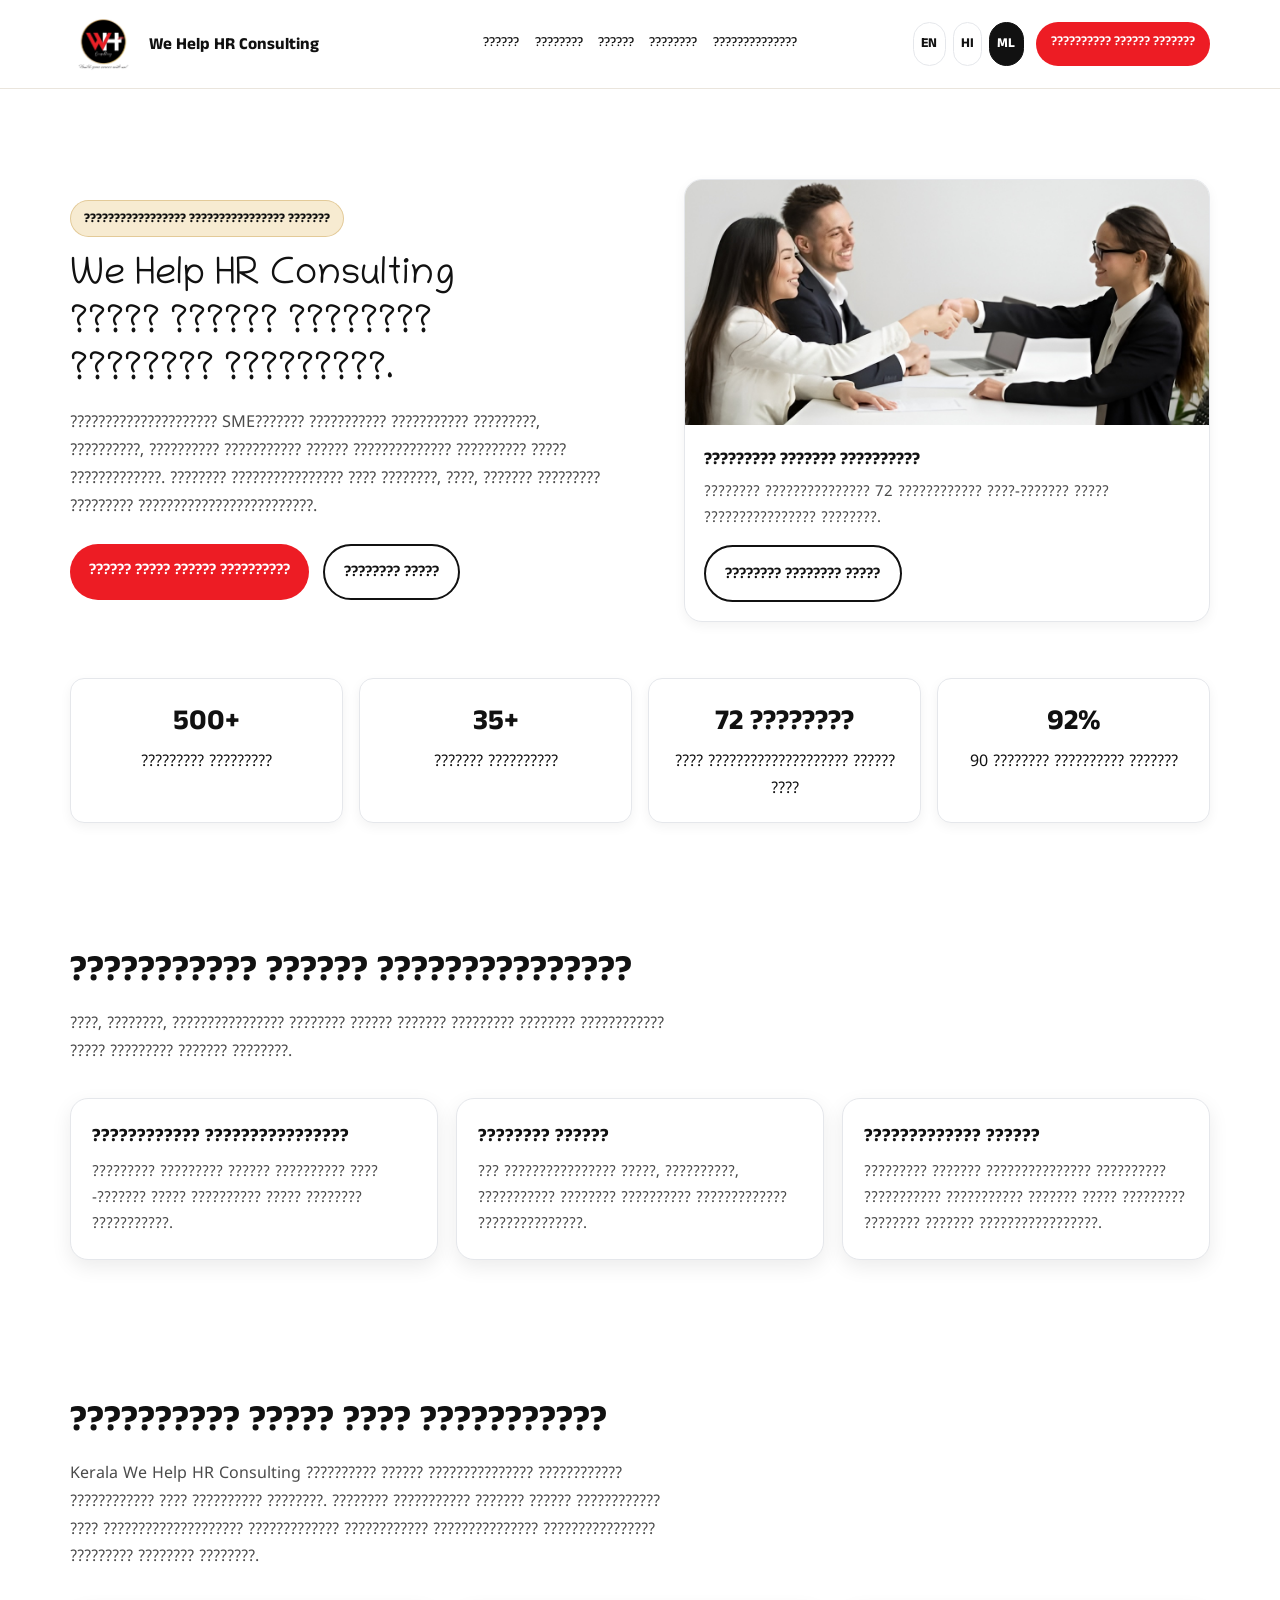
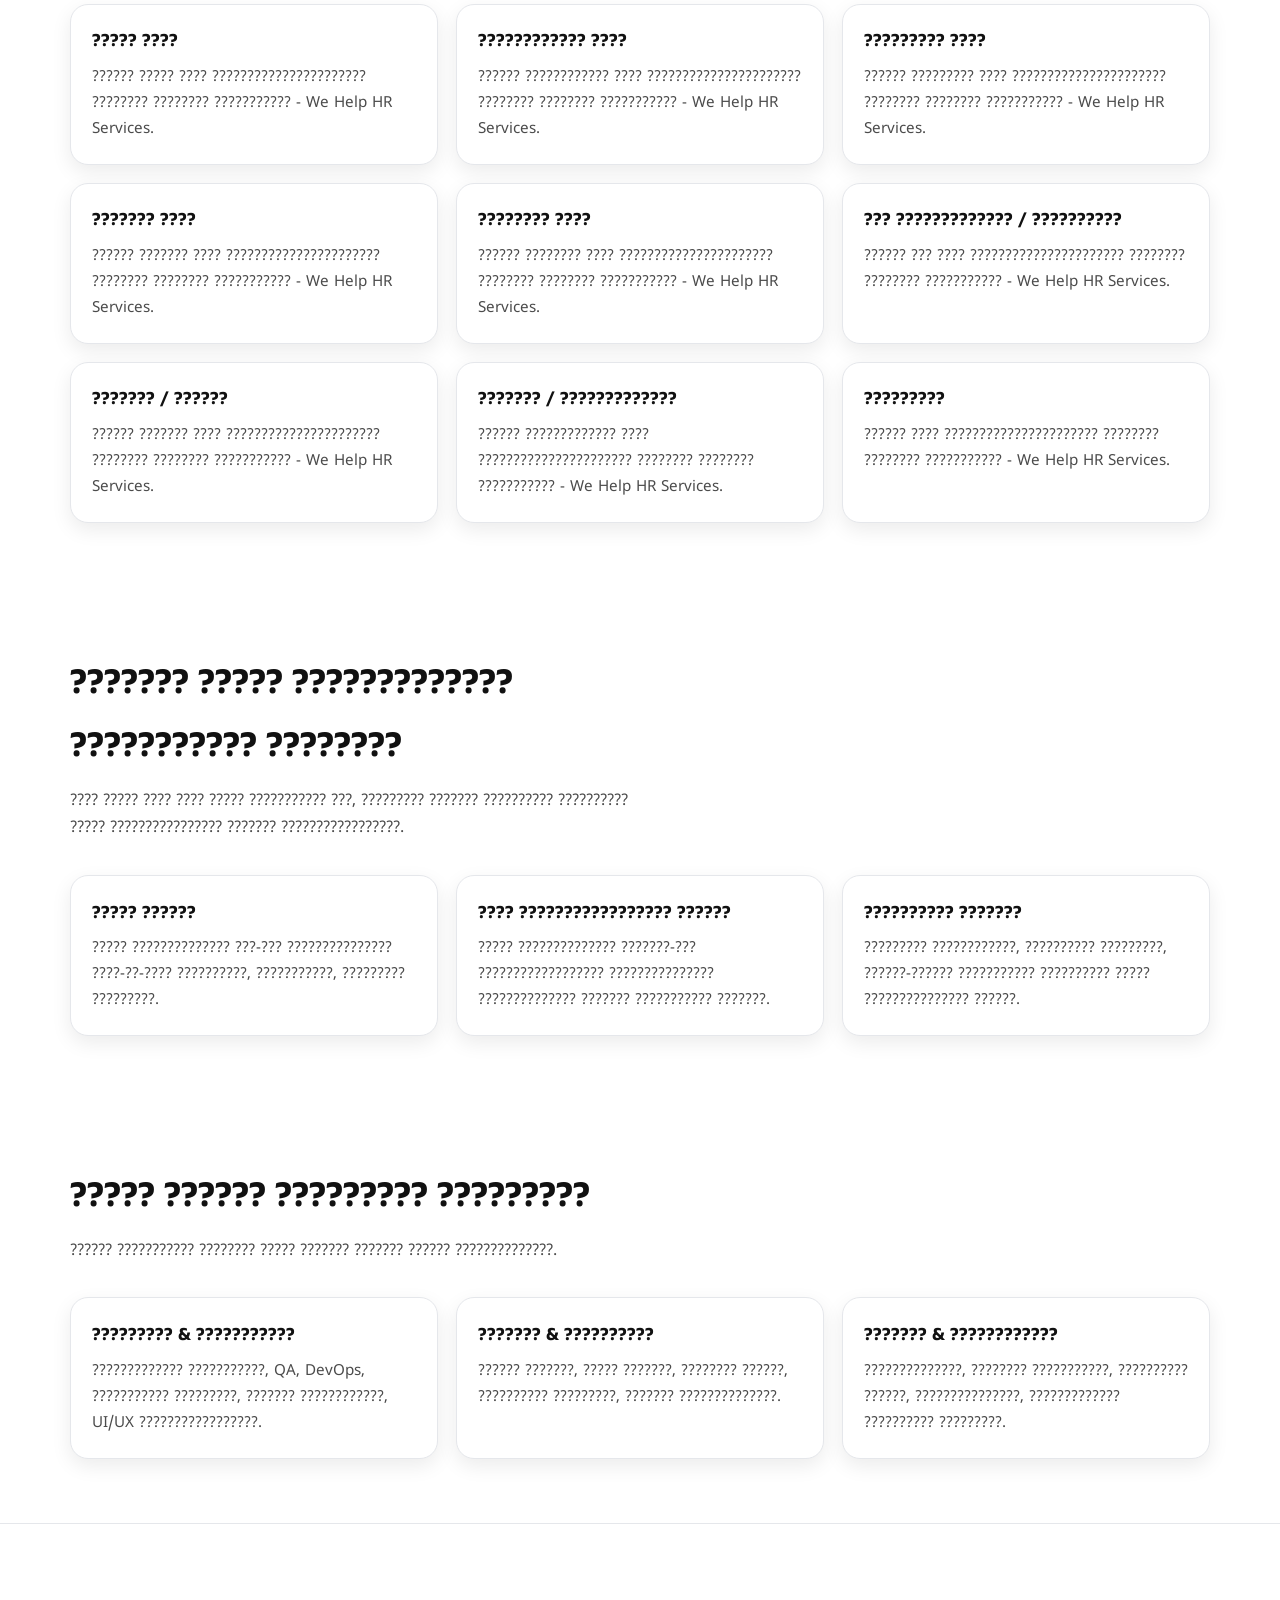
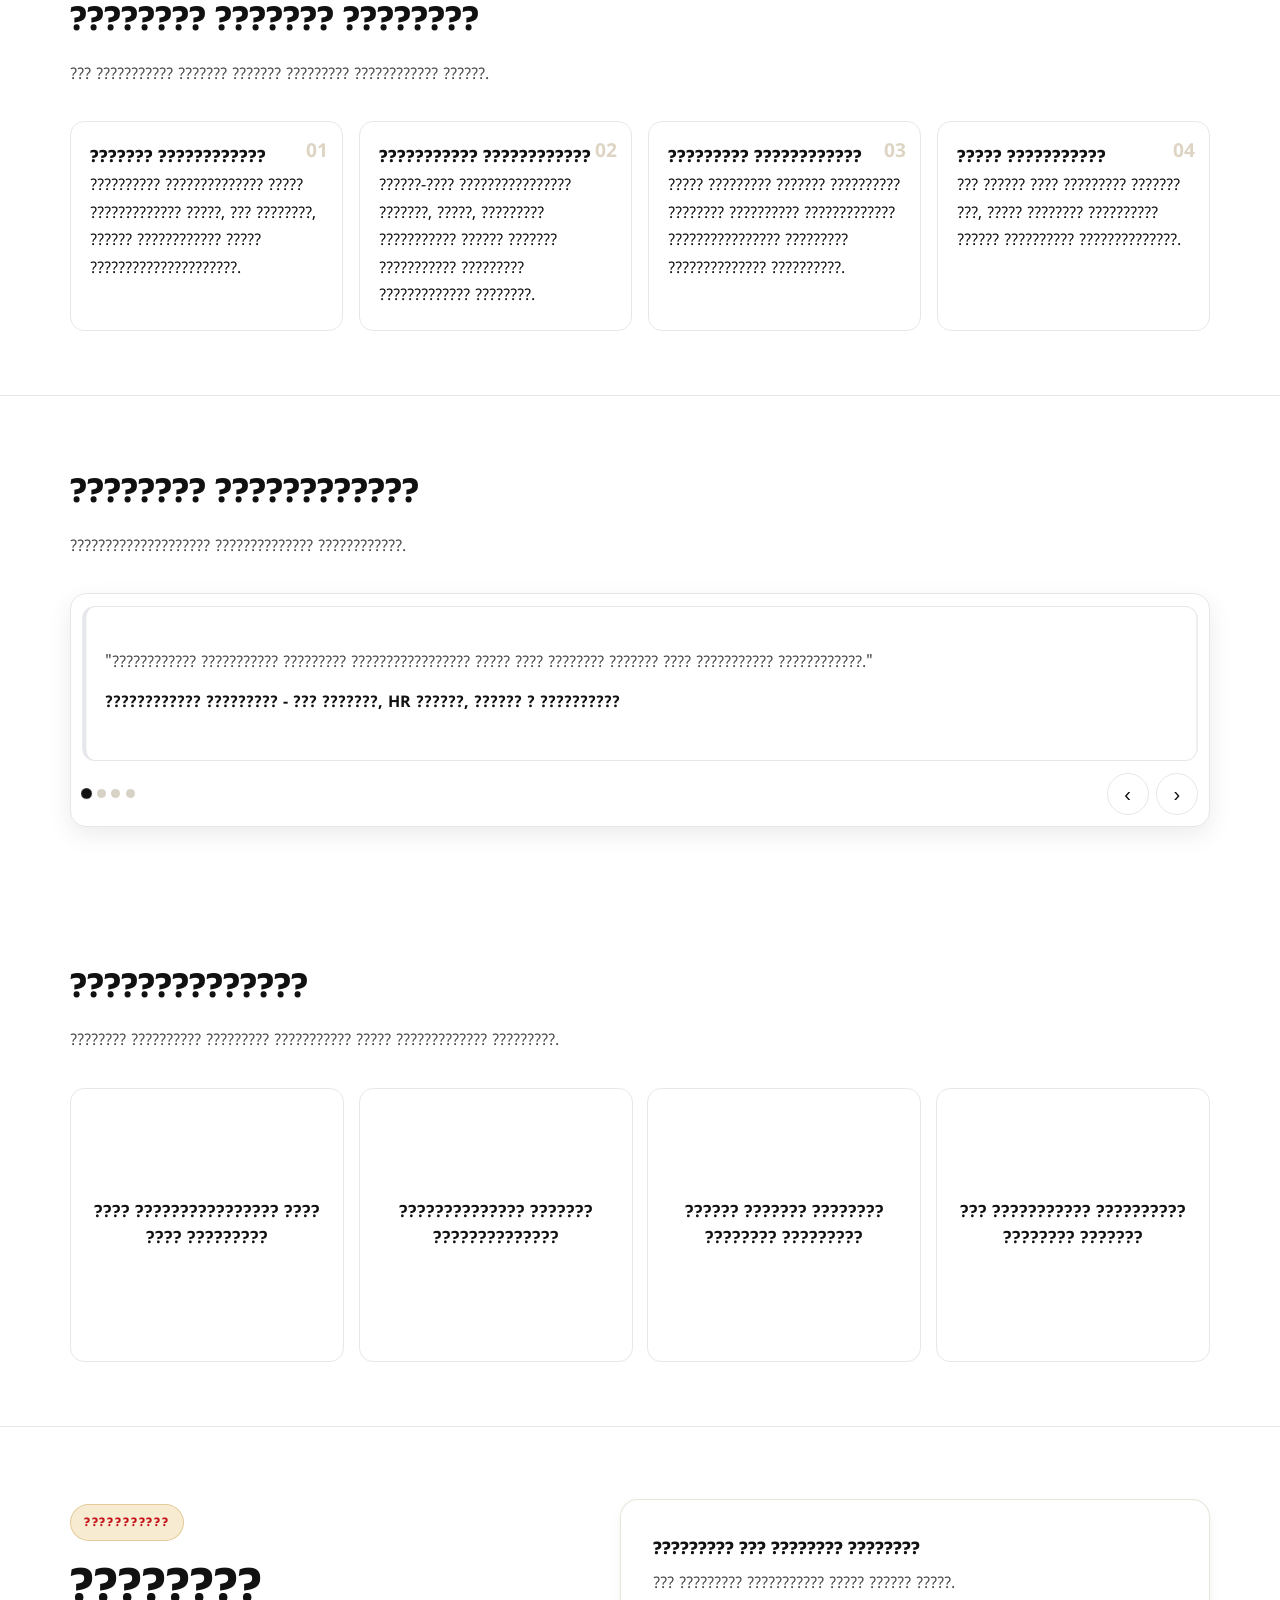
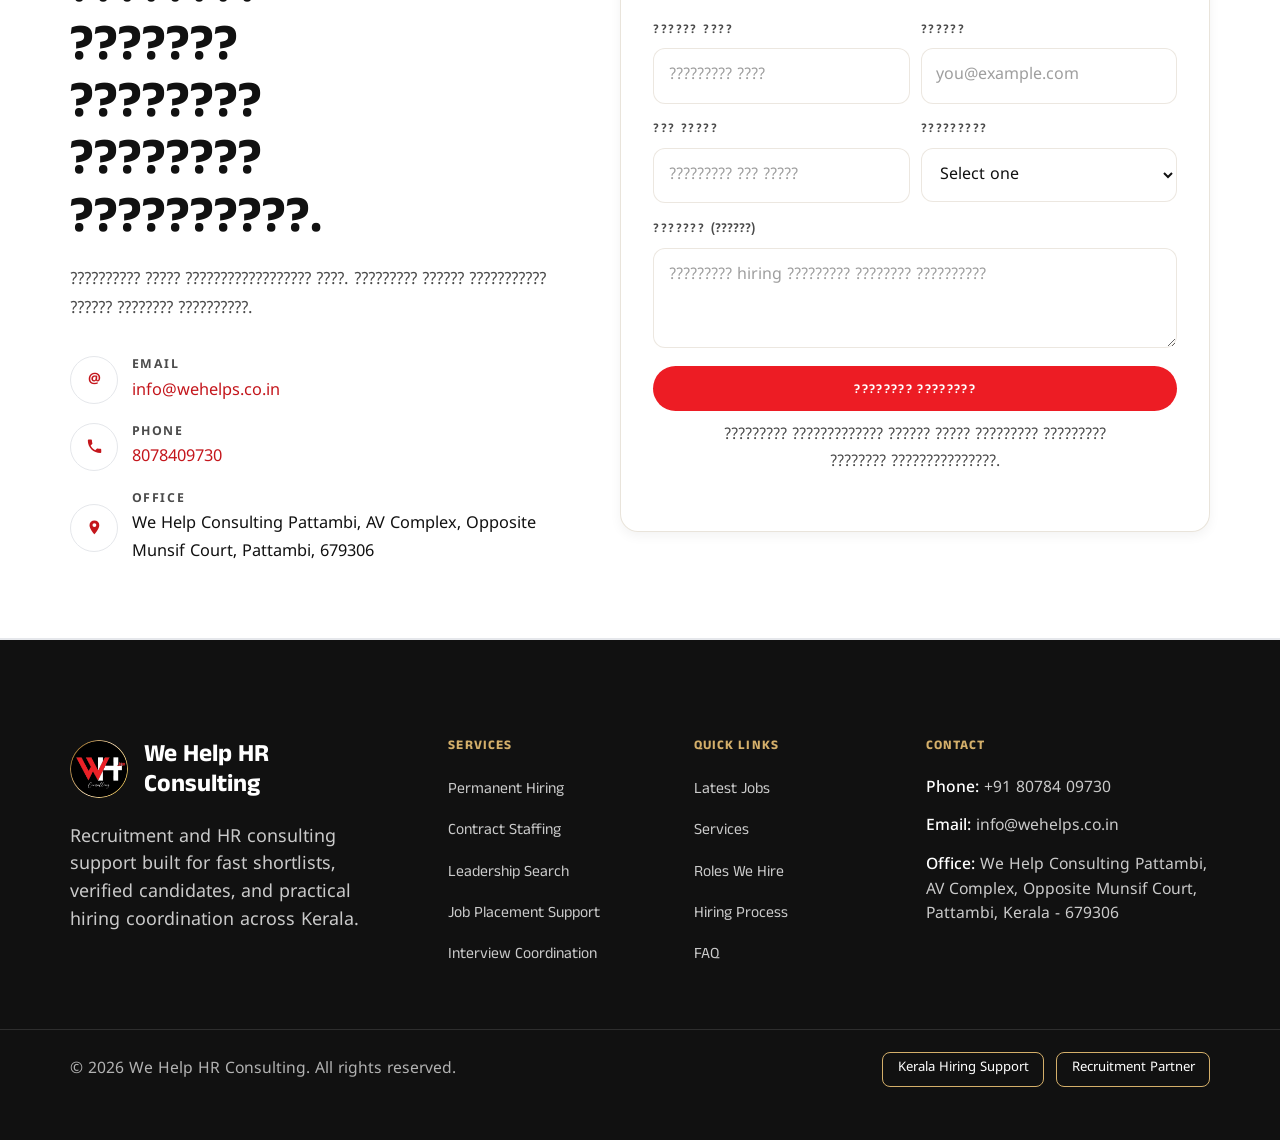
<file: index-ml.html>
<!DOCTYPE html>
<html lang="ml">
<head>
  <meta charset="UTF-8">
  <meta name="viewport" content="width=device-width, initial-scale=1.0">
  <title>We Help HR Consulting | Recruitment Agency Kerala</title>
  <meta name="description" content="We Help HR Consulting ?????????? ???????????? ?????????? ????????????????? ?????? ???????? ?????????? ?????????????.">
  <meta name="keywords" content="recruitment agency Kerala, HR consulting Kerala, recruitment services Kerala, fast hiring services, job consultancy Kerala, permanent hiring services, contract staffing Kerala, leadership hiring consultancy, recruitment agency for companies, tech recruitment agency, sales hiring consultancy, finance recruitment services, end to end recruitment services, professional recruitment consultants, placement consultancy Kerala, latest jobs in Kerala, office jobs in Kerala, IT recruitment Kerala, bulk hiring services, hiring consultants Pattambi">
  <meta name="robots" content="index, follow, max-image-preview:large">
  <meta name="author" content="We Help HR Consulting">
  <meta name="theme-color" content="#F7F6F2">
  <meta name="geo.region" content="IN-KL">
  <meta name="geo.placename" content="Pattambi, Kerala">
  <link rel="canonical" href="https://wehelps.co.in/index-ml.html">
  <meta property="og:title" content="We Help HR Consulting | Recruitment Agency Kerala">
  <meta property="og:description" content="We Help HR Consulting ?????????? ???????????? ?????????? ????????????????? ?????? ???????? ?????????? ?????????????.">
  <meta property="og:type" content="website">
  <meta property="og:url" content="https://wehelps.co.in/index-ml.html">
  <meta property="og:site_name" content="We Help HR Consulting">
  <meta property="og:image" content="https://wehelps.co.in/assets/images/logo/headerbg.png">
  <meta property="og:image:alt" content="We Help HR Consulting logo">
  <meta property="og:locale" content="ml_IN">
  <meta name="twitter:card" content="summary_large_image">
  <meta name="twitter:title" content="We Help HR Consulting | Recruitment Agency Kerala">
  <meta name="twitter:description" content="We Help HR Consulting ?????????? ???????????? ?????????? ????????????????? ?????? ???????? ?????????? ?????????????.">
  <meta name="twitter:image" content="https://wehelps.co.in/assets/images/logo/headerbg.png">
  <link rel="alternate" hreflang="en" href="https://wehelps.co.in/index-en.html">
  <link rel="alternate" hreflang="hi" href="https://wehelps.co.in/index-hi.html">
  <link rel="alternate" hreflang="ml" href="https://wehelps.co.in/index-ml.html">
  <link rel="alternate" hreflang="x-default" href="https://wehelps.co.in/">
  <script type="application/ld+json">
  {
    "@context": "https://schema.org",
    "@type": "EmploymentAgency",
    "@id": "https://wehelps.co.in/#business",
    "name": "We Help HR Consulting",
    "url": "https://wehelps.co.in/",
    "logo": "https://wehelps.co.in/assets/images/logo/headerbg.png",
    "image": "https://wehelps.co.in/assets/images/logo/headerbg.png",
    "description": "We Help HR Consulting provides recruitment services, job consultancy, permanent hiring, contract staffing, leadership search, and placement support across Kerala.",
    "email": "info@wehelps.co.in",
    "telephone": "+918078409730",
    "address": {
      "@type": "PostalAddress",
      "streetAddress": "AV Complex, Opposite Munsif Court",
      "addressLocality": "Pattambi",
      "postalCode": "679306",
      "addressRegion": "Kerala",
      "addressCountry": "IN"
    },
    "areaServed": ["Kerala", "Pattambi", "Palakkad"],
    "knowsAbout": [
      "Recruitment agency Kerala",
      "HR consulting Kerala",
      "Permanent hiring services",
      "Contract staffing Kerala",
      "Leadership hiring consultancy",
      "Placement consultancy Kerala",
      "Bulk hiring services",
      "IT recruitment Kerala"
    ],
    "makesOffer": [
      { "@type": "Offer", "itemOffered": { "@type": "Service", "name": "Permanent Hiring Support" } },
      { "@type": "Offer", "itemOffered": { "@type": "Service", "name": "Contract Staffing Solutions" } },
      { "@type": "Offer", "itemOffered": { "@type": "Service", "name": "Leadership Search" } },
      { "@type": "Offer", "itemOffered": { "@type": "Service", "name": "Technology Hiring Services" } },
      { "@type": "Offer", "itemOffered": { "@type": "Service", "name": "Finance And Corporate Recruitment" } }
    ]
  }
  </script>
  <link rel="icon" type="image/png" href="assets/images/logo/faviconbg.png">
  <link rel="preconnect" href="https://fonts.googleapis.com">
  <link rel="preconnect" href="https://fonts.gstatic.com" crossorigin>
  <link href="https://fonts.googleapis.com/css2?family=Anek+Malayalam:wght@400;500;600;700&family=Chilanka&family=Merriweather:wght@400;700&family=Noto+Sans+Devanagari:wght@400;500;600;700&family=Noto+Sans+Malayalam:wght@400;500;600;700&family=Poppins:wght@400;500;600;700&family=Rozha+One&family=Space+Grotesk:wght@400;500;600;700&display=swap" rel="stylesheet">
  <link rel='stylesheet' href='styles.css'>
</head>
<body>
  <header>
    <div class="container nav-wrap">
      <a class="brand" href="#top">
        <img src="assets/images/logo/headerbg.png" alt="We Help HR Consulting logo" width="160" height="56" decoding="async">
        <span>We Help HR Consulting</span>
      </a>
      <button class="menu-toggle" type="button" aria-expanded="false" aria-controls="site-nav"><span></span><span></span><span></span><span class="sr-only">Toggle menu</span></button>
      <nav class="site-nav" id="site-nav">
        <ul>
          <li><a href="#jobs">??????</a></li>
          <li><a href="#services">????????</a></li>
          <li><a href="#sectors">??????</a></li>
          <li><a href="#process">????????</a></li>
          <li><a href="#faq">??????????????</a></li>
        </ul>
      </nav>
      <div class="header-actions">
        <div class="lang-switch"><a href="index-en.html">EN</a><a href="index-hi.html">HI</a><a href="index-ml.html">ML</a></div>
        <a href="#contact" class="btn btn-primary header-cta">?????????? ?????? ???????</a>
      </div>
    </div>
  </header>

  <main id="top">
    <section class="hero">
      <div class="container hero-grid">
        <div>
          <div class="kicker">????????????????? ???????????????? ???????</div>
          <h1>We Help HR Consulting ????? ?????? ???????? ???????? ?????????.</h1>
          <p>
            ????????????????????? SME??????? ??????????? ??????????? ?????????, ??????????, ?????????? ??????????? ?????? ?????????????? ?????????? ????? ?????????????.
            ???????? ???????????????? ???? ????????, ????, ??????? ????????? ????????? ?????????????????????????.
          </p>
          <div class="hero-actions">
            <a href="#contact" class="btn btn-primary">?????? ????? ?????? ??????????</a>
            <a href="#services" class="btn btn-secondary">???????? ?????</a>
          </div>
        </div>
        <article class="hero-card">
          <img src="assets/images/etc/recruit2.jpeg" alt="???????????????? ??????? ?????????????????? ??????????? ??????????" width="900" height="560" fetchpriority="high" decoding="async">
          <div class="hero-card-body">
            <h3>????????? ??????? ??????????</h3>
            <p>???????? ??????????????? 72 ???????????? ????-??????? ????? ???????????????? ????????.</p>
            <a href="#process" class="btn btn-secondary">???????? ???????? ?????</a>
          </div>
        </article>
      </div>
    </section>

    <section class="stats">
      <div class="container stats-grid">
        <div class="stat">
          <h2>500+</h2>
          <p>????????? ?????????</p>
        </div>
        <div class="stat">
          <h2>35+</h2>
          <p>??????? ??????????</p>
        </div>
        <div class="stat">
          <h2>72 ????????</h2>
          <p>???? ???????????????????? ?????? ????</p>
        </div>
        <div class="stat">
          <h2>92%</h2>
          <p>90 ???????? ?????????? ???????</p>
        </div>
      </div>
    </section>

    <section class="section" id="why-choose-us">
      <div class="container">
        <div class="section-heading">
          <h2>??????????? ?????? ???????????????</h2>
          <p>????, ????????, ???????????????? ???????? ?????? ??????? ????????? ???????? ???????????? ????? ????????? ??????? ????????.</p>
        </div>
        <div class="cards-3">
          <article class="card">
            <h3>???????????? ????????????????</h3>
            <p>????????? ????????? ?????? ?????????? ????-??????? ????? ?????????? ????? ???????? ???????????.</p>
          </article>
          <article class="card">
            <h3>???????? ??????</h3>
            <p>??? ???????????????? ?????, ??????????, ??????????? ???????? ?????????? ????????????? ???????????????.</p>
          </article>
          <article class="card">
            <h3>????????????? ??????</h3>
            <p>????????? ??????? ??????????????? ?????????? ??????????? ??????????? ??????? ????? ????????? ???????? ??????? ?????????????????.</p>
          </article>
        </div>
      </div>
    </section>

    <section class="section" id="jobs">
      <div class="container">
        <div class="section-heading">
          <h2>?????????? ????? ???? ???????????</h2>
          <p>Kerala We Help HR Consulting ?????????? ?????? ??????????????? ???????????? ???????????? ???? ?????????? ????????. ???????? ??????????? ??????? ?????? ???????????? ???? ???????????????????? ????????????? ???????????? ??????????????? ???????????????? ????????? ???????? ????????.</p>
        </div>
        <div class="cards-3">
          <article class="card">
            <h3>????? ????</h3>
            <p>?????? ????? ???? ?????????????????????? ???????? ???????? ??????????? - We Help HR Services.</p>
          </article>
          <article class="card">
            <h3>???????????? ????</h3>
            <p>?????? ???????????? ???? ?????????????????????? ???????? ???????? ??????????? - We Help HR Services.</p>
          </article>
          <article class="card">
            <h3>????????? ????</h3>
            <p>?????? ????????? ???? ?????????????????????? ???????? ???????? ??????????? - We Help HR Services.</p>
          </article>
          <article class="card">
            <h3>??????? ????</h3>
            <p>?????? ??????? ???? ?????????????????????? ???????? ???????? ??????????? - We Help HR Services.</p>
          </article>
          <article class="card">
            <h3>???????? ????</h3>
            <p>?????? ???????? ???? ?????????????????????? ???????? ???????? ??????????? - We Help HR Services.</p>
          </article>
          <article class="card">
            <h3>??? ????????????? / ??????????</h3>
            <p>?????? ??? ???? ?????????????????????? ???????? ???????? ??????????? - We Help HR Services.</p>
          </article>
          <article class="card">
            <h3>??????? / ??????</h3>
            <p>?????? ??????? ???? ?????????????????????? ???????? ???????? ??????????? - We Help HR Services.</p>
          </article>
          <article class="card">
            <h3>??????? / ?????????????</h3>
            <p>?????? ????????????? ???? ?????????????????????? ???????? ???????? ??????????? - We Help HR Services.</p>
          </article>
          <article class="card">
            <h3>?????????</h3>
            <p>?????? ???? ?????????????????????? ???????? ???????? ??????????? - We Help HR Services.</p>
          </article>
        </div>
      </div>
    </section>

    <section class="section" id="services">
      <div class="container">
        <div class="section-heading">
          <h2>??????? ????? ????????????? ??????????? ????????</h2>
          <p>???? ????? ???? ???? ????? ??????????? ???, ????????? ??????? ?????????? ?????????? ????? ???????????????? ??????? ?????????????????.</p>
        </div>
        <div class="cards-3">
          <article class="card">
            <h3>????? ??????</h3>
            <p>????? ?????????????? ???-??? ??????????????? ????-??-???? ??????????, ???????????, ????????? ?????????.</p>
          </article>
          <article class="card">
            <h3>???? ????????????????? ??????</h3>
            <p>????? ?????????????? ???????-??? ?????????????????? ??????????????? ?????????????? ??????? ??????????? ???????.</p>
          </article>
          <article class="card">
            <h3>?????????? ???????</h3>
            <p>????????? ????????????, ?????????? ?????????, ??????-?????? ??????????? ?????????? ????? ??????????????? ??????.</p>
          </article>
        </div>
      </div>
    </section>

    <section class="section" id="sectors">
      <div class="container">
        <div class="section-heading">
          <h2>????? ?????? ????????? ?????????</h2>
          <p>?????? ??????????? ???????? ????? ??????? ??????? ?????? ??????????????.</p>
        </div>
        <div class="cards-3">
          <article class="card">
            <h3>????????? & ???????????</h3>
            <p>????????????? ???????????, QA, DevOps, ??????????? ?????????, ??????? ????????????, UI/UX ?????????????????.</p>
          </article>
          <article class="card">
            <h3>??????? & ??????????</h3>
            <p>?????? ???????, ????? ???????, ???????? ??????, ?????????? ?????????, ??????? ??????????????.</p>
          </article>
          <article class="card">
            <h3>??????? & ????????????</h3>
            <p>??????????????, ???????? ???????????, ?????????? ??????, ???????????????, ????????????? ?????????? ?????????.</p>
          </article>
        </div>
      </div>
    </section>

    <section class="section process" id="process">
      <div class="container">
        <div class="section-heading">
          <h2>???????? ??????? ????????</h2>
          <p>??? ??????????? ??????? ??????? ????????? ???????????? ??????.</p>
        </div>
        <div class="steps">
          <article class="step">
            <h3>??????? ????????????</h3>
            <p>?????????? ?????????????? ????? ????????????? ?????, ??? ????????, ?????? ???????????? ????? ?????????????????????.</p>
          </article>
          <article class="step">
            <h3>??????????? ????????????</h3>
            <p>??????-???? ???????????????? ???????, ?????, ????????? ??????????? ?????? ??????? ??????????? ????????? ????????????? ????????.</p>
          </article>
          <article class="step">
            <h3>????????? ????????????</h3>
            <p>????? ????????? ??????? ?????????? ???????? ?????????? ????????????? ???????????????? ????????? ?????????????? ??????????.</p>
          </article>
          <article class="step">
            <h3>????? ???????????</h3>
            <p>??? ?????? ???? ????????? ??????? ???, ????? ???????? ?????????? ?????? ?????????? ??????????????.</p>
          </article>
        </div>
      </div>
    </section>

    <section class="section">
      <div class="container">
        <div class="section-heading">
          <h2>???????? ????????????</h2>
          <p>???????????????????? ?????????????? ????????????.</p>
        </div>
        <div class="feedback-slider" data-slider>
          <div class="feedback-viewport">
            <div class="feedback-track" data-slider-track>
              <div class="feedback-slide">
                <article class="quote">
                  <p>"???????????? ??????????? ????????? ????????????????? ????? ???? ???????? ??????? ???? ??????????? ????????????."</p>
                  <strong>???????????? ????????? - ??? ???????, HR ??????, ?????? ? ??????????</strong>
                </article>
              </div>
              <div class="feedback-slide">
                <article class="quote">
                  <p>"??? ????? ?????? ????????????? ????????????????? ??????? ?????????? ??????? ?????????????? ??????."</p>
                  <strong>???????????? ????????? - ?????? ????, ????????????, ?????? ?????????</strong>
                </article>
              </div>
              <div class="feedback-slide">
                <article class="quote">
                  <p>"?????? ????? ????????????? ?????? ??????????????? ???????????? ??????? ?????????? ???????."</p>
                  <strong>?????? ????????? - ????? ?????, ???????????, ??? ????????</strong>
                </article>
              </div>
              <div class="feedback-slide">
                <article class="quote">
                  <p>"????????? ???????????????? ??????? ????-????????? ????????? ???????? ??????? ??? ???????????? ?????????."</p>
                  <strong>?????? ????????? - ?????? ??, ??????, ??????? ????????</strong>
                </article>
              </div>
            </div>
          </div>
          <div class="feedback-controls">
            <div class="feedback-dots" data-slider-dots></div>
            <div class="feedback-nav">
              <button type="button" class="feedback-btn" data-slider-prev aria-label="Previous feedback">&#8249;</button>
              <button type="button" class="feedback-btn" data-slider-next aria-label="Next feedback">&#8250;</button>
            </div>
          </div>
        </div>
      </div>
    </section>

    <section class="section" id="faq">
      <div class="container">
        <div class="section-heading">
          <h2>??????????????</h2>
          <p>???????? ?????????? ????????? ??????????? ????? ????????????? ?????????.</p>
        </div>
        <div class="faq-list">
          <article class="faq-card" tabindex="0">
            <h3 class="faq-question">???? ???????????????? ???? ???? ?????????</h3>
            <p class="faq-answer">????? ???? ?????????????? 72 ???????????? ???????? ??????? ????? ???????????????? ????? ???????????.</p>
          </article>
          <article class="faq-card" tabindex="0">
            <h3 class="faq-question">?????????????? ??????? ??????????????</h3>
            <p class="faq-answer">???. ???????? ????? ??????? ??????? ?????????????? ?????????????? ????? ????????.</p>
          </article>
          <article class="faq-card" tabindex="0">
            <h3 class="faq-question">?????? ??????? ???????? ???????? ?????????</h3>
            <p class="faq-answer">???????????. ?????? ??????????? ???????? ?????????? ?????????? ????????? ??????? ???????? ?????????? ??????????.</p>
          </article>
          <article class="faq-card" tabindex="0">
            <h3 class="faq-question">??? ??????????? ?????????? ???????? ???????</h3>
            <p class="faq-answer">?????????, ??????????????, ??????????, ???????, ???????????? ???????? ????? ???????? ?????? ??????????.</p>
          </article>
        </div>
      </div>
    </section>

    <section class="contact-section" id="contact">
      <div class="container contact-grid">
        <div class="contact-copy">
          <div class="kicker">???????????</div>
          <h2>???????? ??????? ???????? ???????? ??????????.</h2>
          <p>?????????? ????? ?????????????????? ????. ????????? ?????? ??????????? ?????? ???????? ??????????.</p>
          <div class="contact-methods">
            <a class="contact-method" href="mailto:info@wehelps.co.in">
              <span aria-hidden="true">@</span>
              <strong>Email</strong>
              <em>info@wehelps.co.in</em>
            </a>
            <a class="contact-method" href="tel:8078409730">
              <span aria-hidden="true">
                <svg viewBox="0 0 24 24" focusable="false">
                  <path fill="currentColor" d="M6.6 10.8c1.6 3.1 3.5 5 6.6 6.6l2.2-2.2c.3-.3.8-.4 1.2-.3 1.3.4 2.6.6 4 .6.7 0 1.2.5 1.2 1.2v3.5c0 .7-.5 1.2-1.2 1.2C10.7 21.4 2.6 13.3 2.6 3.4c0-.7.5-1.2 1.2-1.2h3.5c.7 0 1.2.5 1.2 1.2 0 1.4.2 2.8.6 4 .1.4 0 .9-.3 1.2l-2.2 2.2z"/>
                </svg>
              </span>
              <strong>Phone</strong>
              <em>8078409730</em>
            </a>
            <div class="contact-method">
              <span aria-hidden="true">
                <svg viewBox="0 0 24 24" focusable="false">
                  <path fill="currentColor" d="M12 2a7 7 0 0 0-7 7c0 5.25 7 13 7 13s7-7.75 7-13a7 7 0 0 0-7-7zm0 9.5A2.5 2.5 0 1 1 12 6a2.5 2.5 0 0 1 0 5.5z"/>
                </svg>
              </span>
              <strong>Office</strong>
              <em>We Help Consulting Pattambi, AV Complex, Opposite Munsif Court, Pattambi, 679306</em>
            </div>
          </div>
        </div>
        <form class="inquiry-form" data-endpoint="" autocomplete="on">
          <h3>????????? ??? ???????? ????????</h3>
          <p>??? ????????? ??????????? ????? ?????? ?????.</p>
          <div class="form-grid">
            <label class="field">
              <span>?????? ????</span>
              <input type="text" name="fullName" placeholder="????????? ????" autocomplete="name" required>
            </label>
            <label class="field">
              <span>??????</span>
              <input type="email" name="email" placeholder="you@example.com" autocomplete="email" required>
            </label>
            <label class="field">
              <span>??? ?????</span>
              <input type="tel" name="phone" placeholder="????????? ??? ?????" autocomplete="tel" required>
            </label>
            <label class="field">
              <span>?????????</span>
              <select name="industry" required>
                <option value="" selected disabled>Select one</option>
                <option value="Technology and Product">Technology and Product</option>
                <option value="Sales and Operations">Sales and Operations</option>
                <option value="Finance and Corporate">Finance and Corporate</option>
              </select>
            </label>
            <label class="field full">
              <span>??????? <small>(??????)</small></span>
              <textarea name="message" placeholder="????????? hiring ????????? ???????? ??????????"></textarea>
            </label>
          </div>
          <button class="btn btn-primary" type="submit">???????? ????????</button>
          <p class="form-status" role="alert" aria-live="assertive"></p>
          <p class="form-note">????????? ????????????? ?????? ????? ????????? ????????? ???????? ???????????????.</p>
        </form>
      </div>
    </section>
  </main>

  <footer class="site-footer">
    <div class="container footer-main">
      <div class="footer-brand">
        <div class="footer-brand-row">
          <span class="footer-mark">
            <img src="assets/images/logo/favicon-logo.jpeg" alt="We Help HR Consulting logo" width="58" height="58" loading="lazy" decoding="async">
          </span>
          <h2>We Help HR Consulting</h2>
        </div>
        <p>Recruitment and HR consulting support built for fast shortlists, verified candidates, and practical hiring coordination across Kerala.</p>
      </div>
      <nav class="footer-column" aria-label="Footer services">
        <h3>Services</h3>
        <a href="#services">Permanent Hiring</a>
        <a href="#services">Contract Staffing</a>
        <a href="#services">Leadership Search</a>
        <a href="#jobs">Job Placement Support</a>
        <a href="#process">Interview Coordination</a>
      </nav>
      <nav class="footer-column" aria-label="Footer quick links">
        <h3>Quick Links</h3>
        <a href="#jobs">Latest Jobs</a>
        <a href="#services">Services</a>
        <a href="#sectors">Roles We Hire</a>
        <a href="#process">Hiring Process</a>
        <a href="#faq">FAQ</a>
      </nav>
      <div class="footer-column footer-contact">
        <h3>Contact</h3>
        <p><strong>Phone:</strong> <a href="tel:+918078409730">+91 80784 09730</a></p>
        <p><strong>Email:</strong> <a href="mailto:info@wehelps.co.in">info@wehelps.co.in</a></p>
        <p><strong>Office:</strong> We Help Consulting Pattambi, AV Complex, Opposite Munsif Court, Pattambi, Kerala - 679306</p>
      </div>
    </div>
    <div class="footer-bottom">
      <div class="container footer-bottom-inner">
        <p>&copy; 2026 We Help HR Consulting. All rights reserved.</p>
        <div class="footer-badges" aria-label="Footer highlights">
          <span>Kerala Hiring Support</span>
          <span>Recruitment Partner</span>
        </div>
      </div>
    </div>
  </footer>
  <div class="mobile-sticky-cta" aria-label="Quick actions">
    <a href="#contact" class="btn btn-primary">?????? ??????</a>
    <a href="tel:8078409730" class="btn btn-secondary">?????? ????????</a>
  </div>
  <button type="button" class="back-to-top" aria-label="Back to top">&uarr;</button>
  <script defer src='script.js'></script>
</body>
</html>
</file>
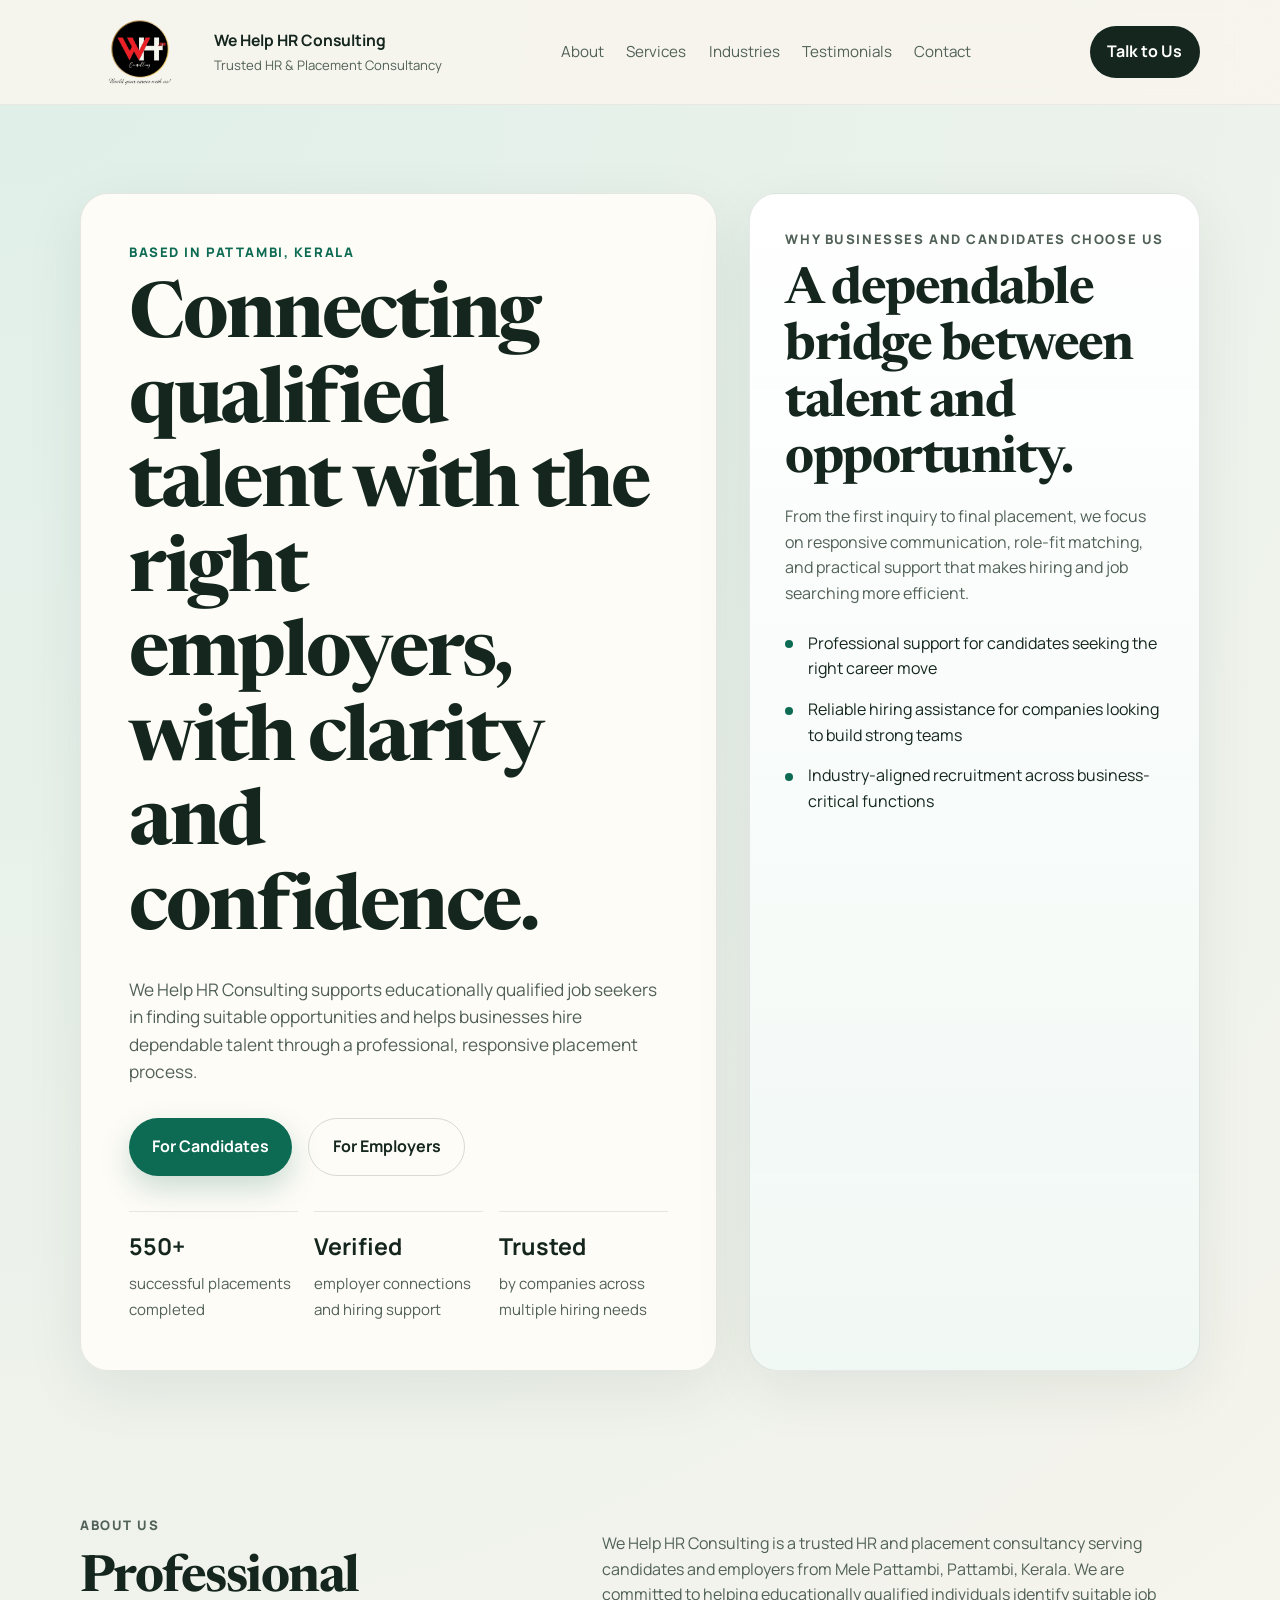
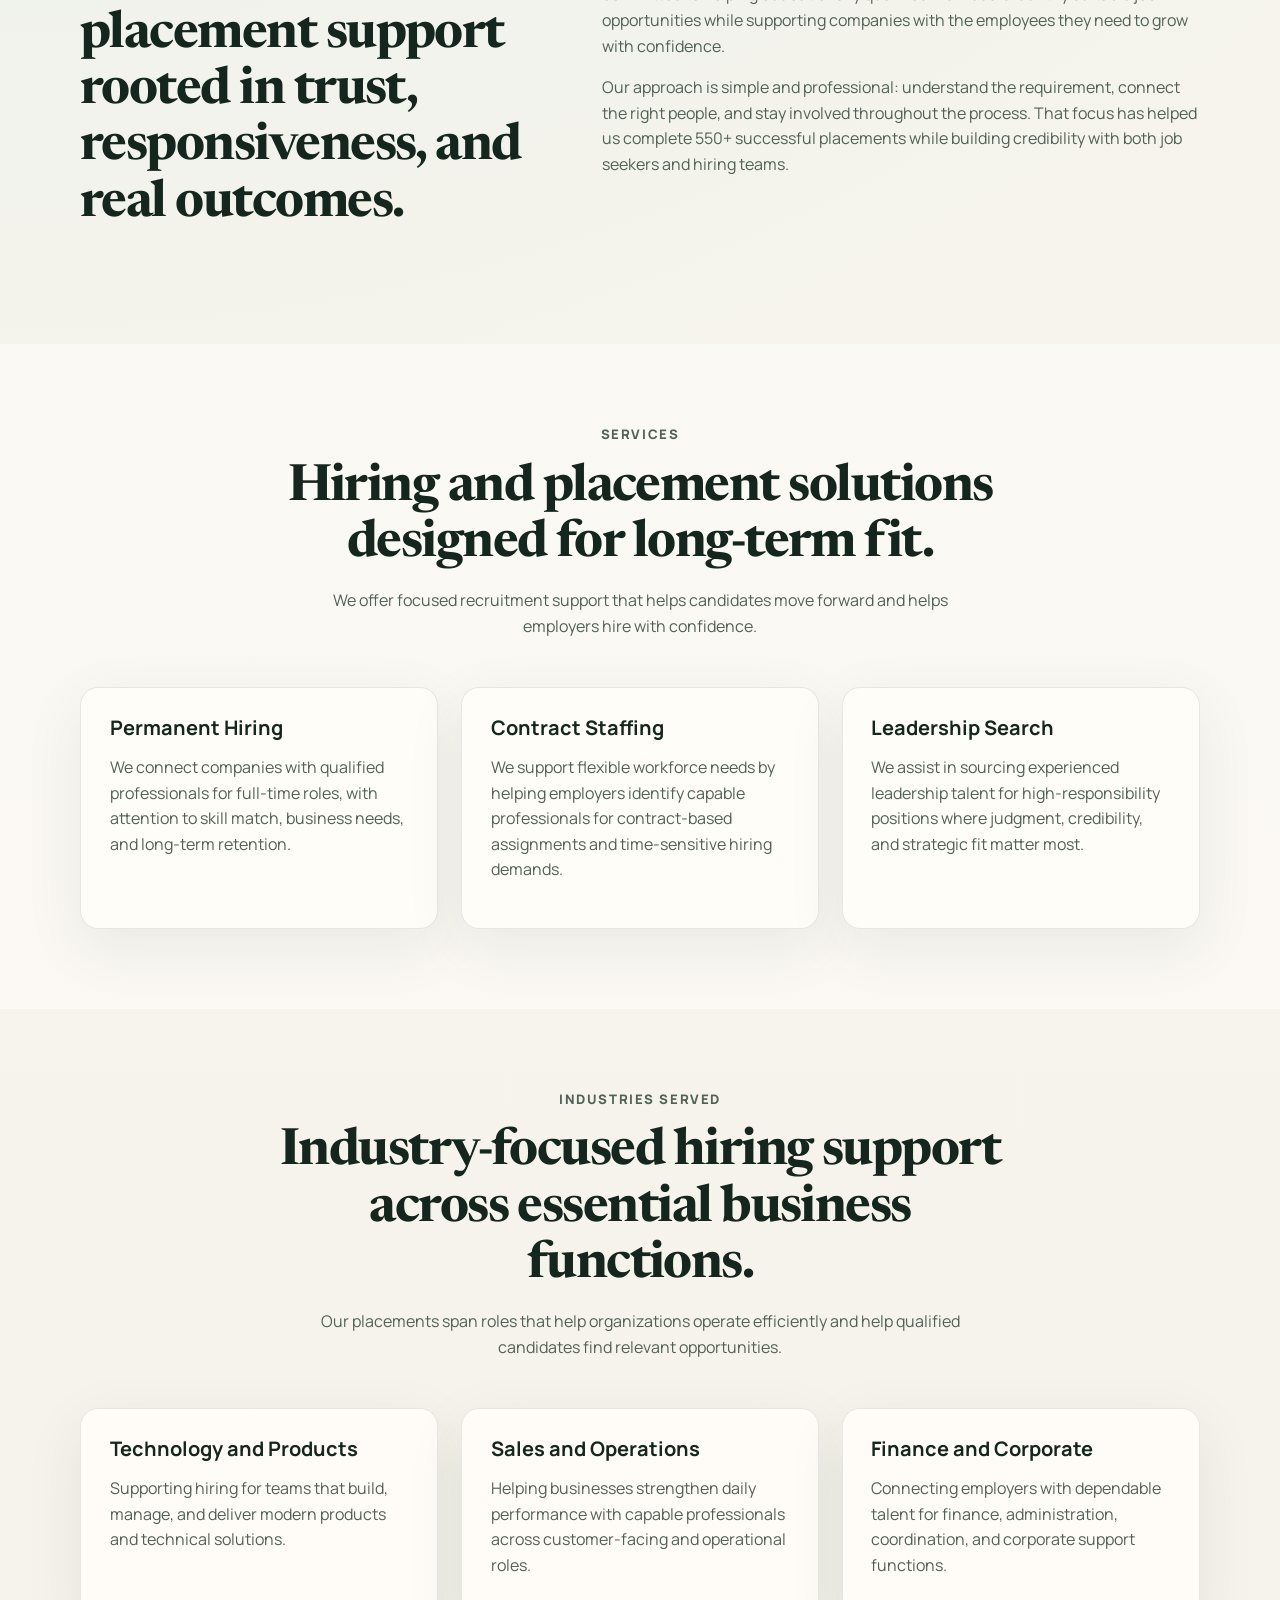
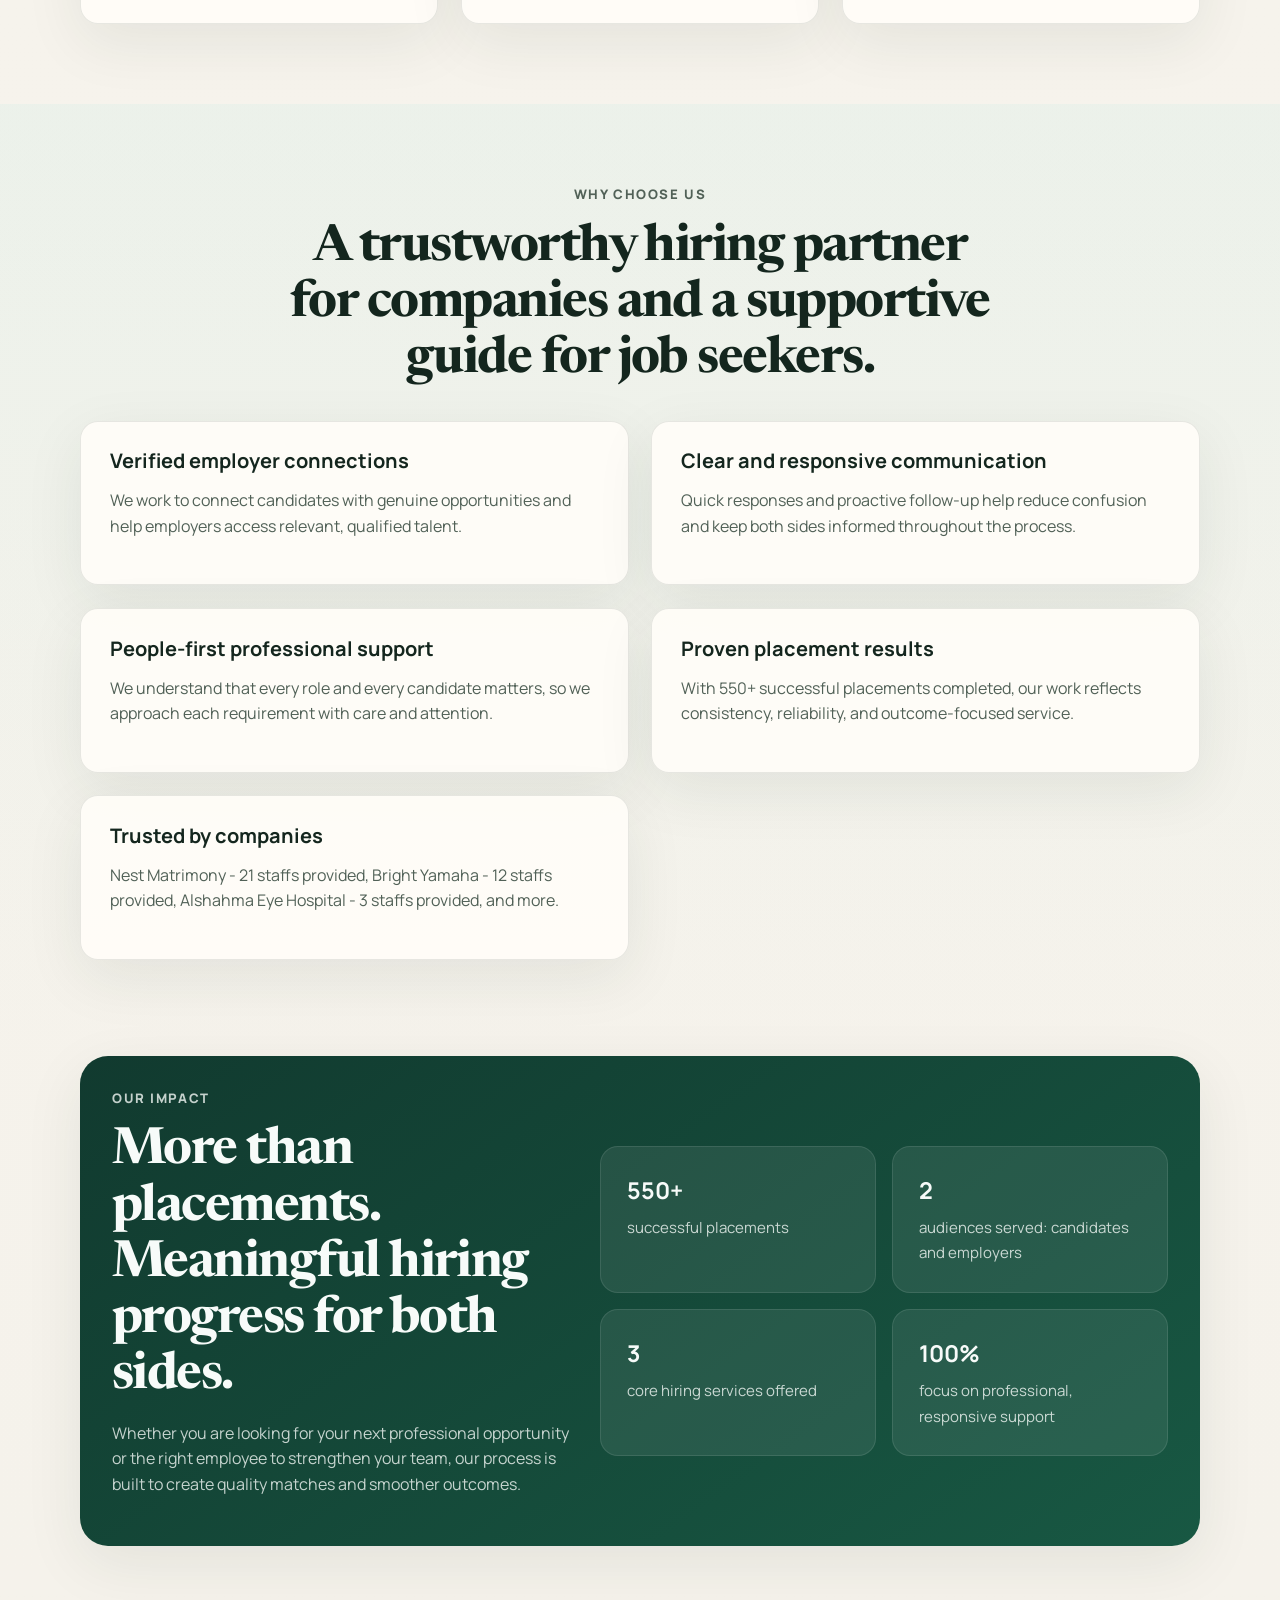
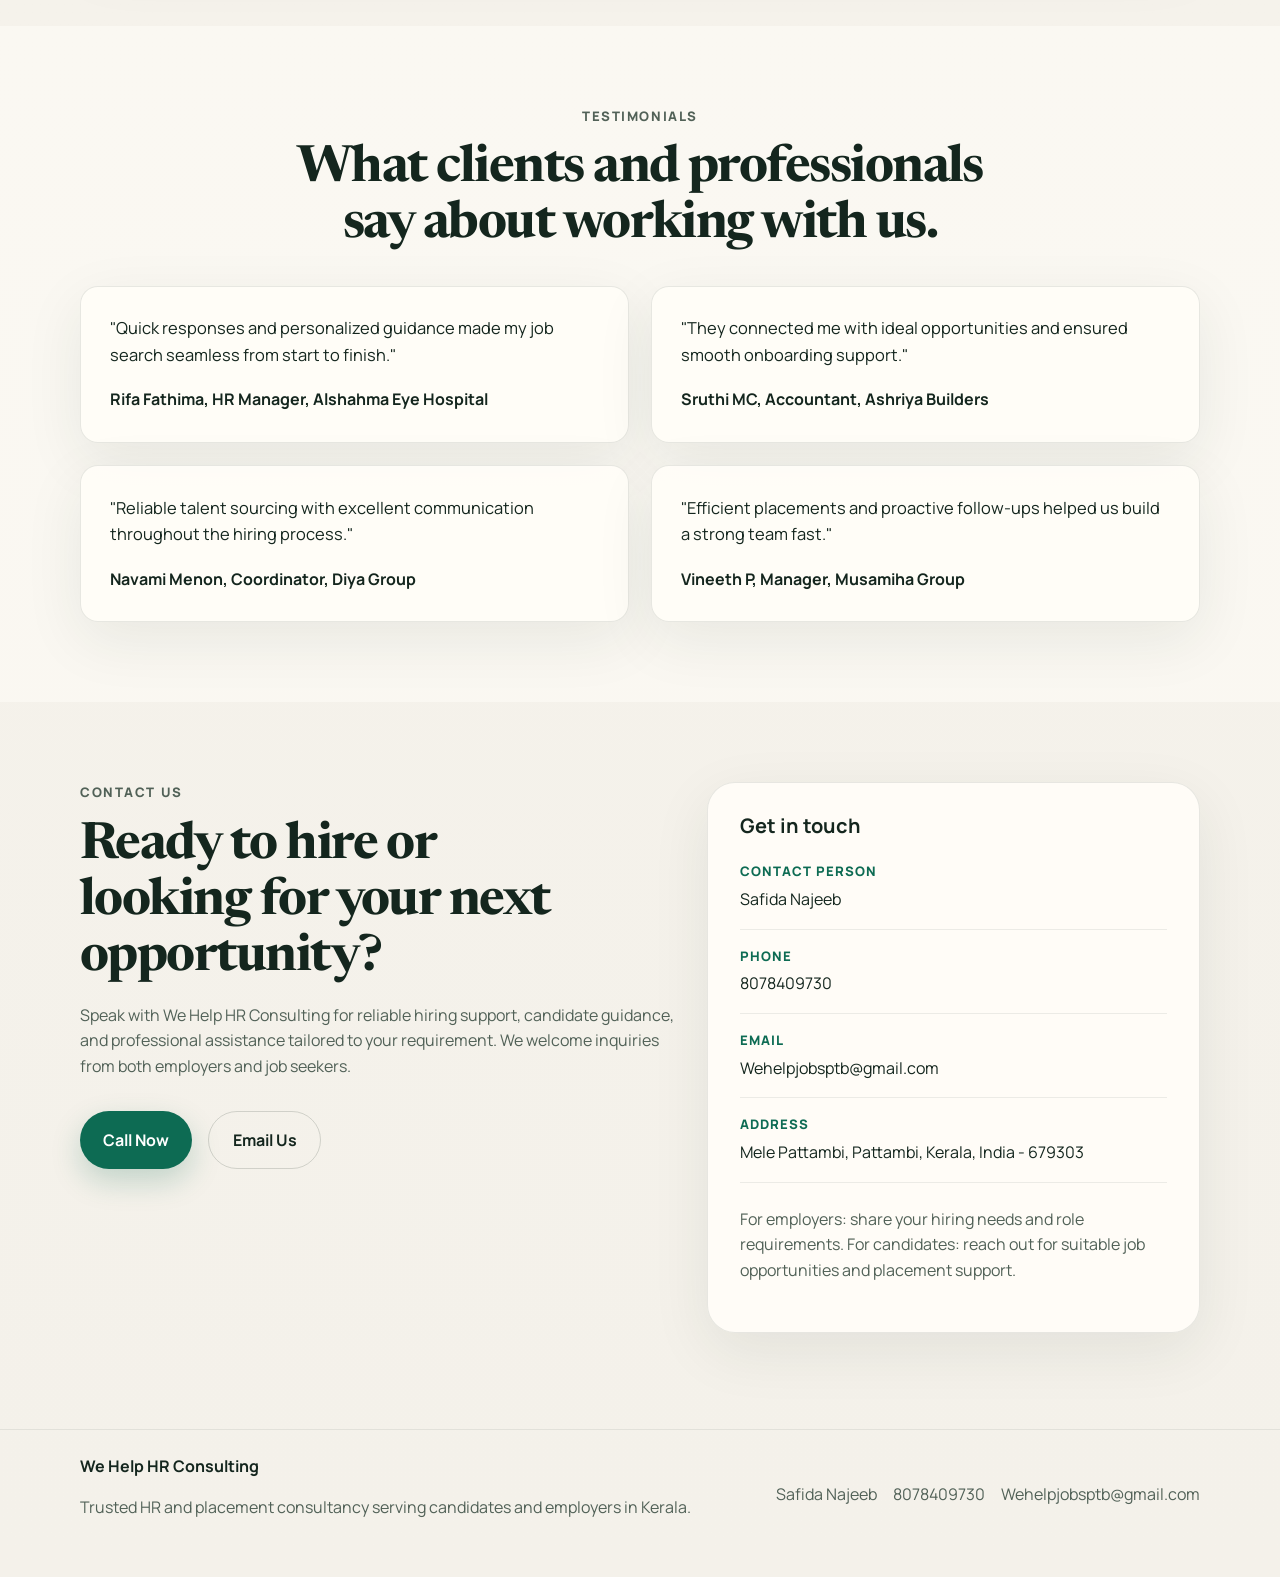
<file: portfolio.html>
<!DOCTYPE html>
<html lang="en">
<head>
  <meta charset="UTF-8">
  <meta name="viewport" content="width=device-width, initial-scale=1.0">
  <title>We Help HR Consulting | HR & Placement Consultancy in Kerala</title>
  <meta
    name="description"
    content="We Help HR Consulting is a trusted placement consultancy in Pattambi, Kerala, helping qualified candidates find the right opportunities and supporting employers with reliable hiring solutions."
  >
  <link rel="icon" type="image/png" href="assets/images/logo/headerbg.png">
  <link rel="preconnect" href="https://fonts.googleapis.com">
  <link rel="preconnect" href="https://fonts.gstatic.com" crossorigin>
  <link
    href="https://fonts.googleapis.com/css2?family=Manrope:wght@400;500;600;700;800&family=Newsreader:opsz,wght@6..72,500;6..72,700&display=swap"
    rel="stylesheet"
  >
  <style>
    :root {
      --bg: #f4f1ea;
      --surface: #fffdf8;
      --surface-strong: #ffffff;
      --surface-muted: #efe7d8;
      --text: #14261e;
      --muted: #516157;
      --accent: #0d6b53;
      --accent-dark: #0a4f3d;
      --accent-soft: #d8eee7;
      --border: rgba(20, 38, 30, 0.1);
      --shadow: 0 18px 60px rgba(27, 46, 38, 0.08);
      --radius-lg: 28px;
      --radius-md: 18px;
      --radius-sm: 12px;
      --container: min(1120px, calc(100% - 2rem));
    }

    *,
    *::before,
    *::after {
      box-sizing: border-box;
    }

    html {
      scroll-behavior: smooth;
    }

    body {
      margin: 0;
      font-family: "Manrope", sans-serif;
      color: var(--text);
      background:
        radial-gradient(circle at top left, rgba(216, 238, 231, 0.8), transparent 34%),
        linear-gradient(180deg, #f8f5ee 0%, #f4f1ea 100%);
      line-height: 1.6;
    }

    a {
      color: inherit;
      text-decoration: none;
    }

    img {
      max-width: 100%;
      display: block;
    }

    .container {
      width: var(--container);
      margin: 0 auto;
    }

    .site-header {
      position: sticky;
      top: 0;
      z-index: 10;
      backdrop-filter: blur(18px);
      background: rgba(248, 245, 238, 0.86);
      border-bottom: 1px solid rgba(20, 38, 30, 0.06);
    }

    .nav-shell {
      display: flex;
      align-items: center;
      justify-content: space-between;
      gap: 1rem;
      padding: 1rem 0;
    }

    .brand {
      display: inline-flex;
      align-items: center;
      gap: 0.9rem;
      min-width: 0;
    }

    .brand-mark {
      width: 120px;
      height: 72px;
      display: block;
      border-radius: 0;
      object-fit: contain;
    }

    .brand-text {
      display: grid;
      gap: 0.1rem;
    }

    .brand-text strong {
      font-size: 0.98rem;
    }

    .brand-text span {
      color: var(--muted);
      font-size: 0.82rem;
    }

    .nav-links {
      display: flex;
      align-items: center;
      gap: 1.4rem;
      color: var(--muted);
      font-size: 0.95rem;
    }

    .nav-links a:hover,
    .nav-links a:focus-visible,
    .footer-meta a:hover,
    .footer-meta a:focus-visible,
    .contact-list a:hover,
    .contact-list a:focus-visible {
      color: var(--accent);
    }

    .nav-cta,
    .btn {
      display: inline-flex;
      align-items: center;
      justify-content: center;
      border-radius: 999px;
      font-weight: 700;
      transition: transform 160ms ease, box-shadow 160ms ease, background-color 160ms ease, color 160ms ease;
    }

    .nav-cta {
      padding: 0.8rem 1.1rem;
      background: var(--text);
      color: #fff;
    }

    .btn {
      padding: 0.95rem 1.45rem;
    }

    .nav-cta:hover,
    .btn:hover,
    .nav-cta:focus-visible,
    .btn:focus-visible {
      transform: translateY(-2px);
    }

    .btn-primary {
      background: var(--accent);
      color: #fff;
      box-shadow: 0 12px 30px rgba(13, 107, 83, 0.22);
    }

    .btn-primary:hover,
    .btn-primary:focus-visible {
      background: var(--accent-dark);
    }

    .btn-secondary {
      background: transparent;
      color: var(--text);
      border: 1px solid rgba(20, 38, 30, 0.16);
    }

    .hero-section {
      padding: 5.5rem 0 4rem;
    }

    .hero-grid {
      display: grid;
      grid-template-columns: 1.2fr 0.8fr;
      gap: 2rem;
      align-items: stretch;
    }

    .hero-copy,
    .hero-card,
    .contact-card,
    .service-card,
    .industry-card,
    .trust-card,
    .testimonial-card,
    .stat-card {
      background: rgba(255, 253, 248, 0.92);
      border: 1px solid var(--border);
      box-shadow: var(--shadow);
    }

    .hero-copy {
      padding: 3rem;
      border-radius: var(--radius-lg);
    }

    .eyebrow {
      margin: 0 0 0.9rem;
      color: var(--accent);
      font-size: 0.82rem;
      font-weight: 800;
      letter-spacing: 0.12em;
      text-transform: uppercase;
    }

    h1,
    h2,
    h3 {
      margin: 0;
      line-height: 1.1;
    }

    h1,
    h2 {
      font-family: "Newsreader", serif;
      letter-spacing: -0.03em;
    }

    h1 {
      font-size: clamp(2.8rem, 6vw, 5rem);
      max-width: 12ch;
    }

    h2 {
      font-size: clamp(2rem, 4vw, 3.25rem);
      max-width: 16ch;
    }

    h3 {
      font-size: 1.25rem;
      margin-bottom: 0.9rem;
    }

    .hero-text,
    .section-copy p,
    .section-heading p,
    .stats-copy p,
    .contact-copy p,
    .hero-card p,
    .service-card p,
    .industry-card p,
    .trust-card p,
    .contact-note,
    .site-footer p {
      color: var(--muted);
    }

    .hero-text {
      font-size: 1.08rem;
      max-width: 58ch;
      margin: 1.4rem 0 0;
    }

    .hero-actions,
    .contact-actions {
      display: flex;
      flex-wrap: wrap;
      gap: 1rem;
      margin-top: 2rem;
    }

    .hero-points {
      display: grid;
      grid-template-columns: repeat(3, 1fr);
      gap: 1rem;
      margin-top: 2.2rem;
    }

    .hero-points div {
      padding-top: 1rem;
      border-top: 1px solid rgba(20, 38, 30, 0.1);
    }

    .hero-points strong,
    .stat-card strong {
      display: block;
      font-size: 1.45rem;
      margin-bottom: 0.35rem;
    }

    .hero-points span,
    .stat-card span {
      color: var(--muted);
      font-size: 0.94rem;
    }

    .hero-card {
      padding: 2.2rem;
      border-radius: var(--radius-lg);
      background:
        linear-gradient(180deg, rgba(255, 255, 255, 0.96), rgba(240, 248, 244, 0.95)),
        var(--surface);
    }

    .card-label {
      margin: 0 0 0.8rem;
      font-size: 0.82rem;
      font-weight: 800;
      letter-spacing: 0.12em;
      text-transform: uppercase;
      color: var(--accent);
      white-space: nowrap;
    }

    .feature-list {
      margin: 1.5rem 0 0;
      padding: 0;
      list-style: none;
      display: grid;
      gap: 0.95rem;
    }

    .feature-list li {
      position: relative;
      padding-left: 1.4rem;
    }

    .feature-list li::before {
      content: "";
      position: absolute;
      left: 0;
      top: 0.6rem;
      width: 0.5rem;
      height: 0.5rem;
      border-radius: 50%;
      background: var(--accent);
    }

    .section {
      padding: 5rem 0;
    }

    .section-alt {
      background: rgba(255, 253, 248, 0.48);
    }

    .split-section {
      display: grid;
      grid-template-columns: 0.9fr 1.1fr;
      gap: 2rem;
    }

    .section-heading {
      margin-bottom: 2rem;
    }

    .section-heading.centered {
      text-align: center;
      display: grid;
      place-items: center;
    }

    .section-heading.centered h2,
    .section-heading.centered p {
      max-width: 22ch;
    }

    .section-heading.centered p:last-child {
      max-width: 68ch;
    }

    .card-grid,
    .industry-grid,
    .trust-grid,
    .testimonial-grid {
      display: grid;
      gap: 1.4rem;
    }

    .card-grid,
    .industry-grid {
      grid-template-columns: repeat(3, minmax(0, 1fr));
    }

    .trust-grid,
    .testimonial-grid {
      grid-template-columns: repeat(2, minmax(0, 1fr));
    }

    .service-card,
    .industry-card,
    .trust-card,
    .testimonial-card {
      padding: 1.8rem;
      border-radius: var(--radius-md);
    }

    .trust-section {
      background:
        linear-gradient(180deg, rgba(216, 238, 231, 0.34), rgba(248, 245, 238, 0));
    }

    .stats-section {
      padding: 1rem 0 5rem;
    }

    .stats-shell {
      display: grid;
      grid-template-columns: 0.9fr 1.1fr;
      gap: 1.5rem;
      align-items: center;
      padding: 2rem;
      border-radius: var(--radius-lg);
      background: linear-gradient(145deg, #113a2f, #185843);
      color: #f7fbf9;
      box-shadow: var(--shadow);
    }

    .stats-shell .eyebrow,
    .stats-shell .stats-copy p,
    .stats-shell .stat-card span {
      color: rgba(247, 251, 249, 0.78);
    }

    .stats-grid {
      display: grid;
      grid-template-columns: repeat(2, minmax(0, 1fr));
      gap: 1rem;
    }

    .stat-card {
      padding: 1.6rem;
      border-radius: var(--radius-md);
      background: rgba(255, 255, 255, 0.08);
      border-color: rgba(255, 255, 255, 0.1);
      box-shadow: none;
    }

    .testimonial-card {
      margin: 0;
    }

    .testimonial-card p {
      margin: 0 0 1.2rem;
      font-size: 1.03rem;
    }

    .testimonial-card footer {
      color: var(--text);
      font-weight: 700;
    }

    .contact-section {
      padding-bottom: 6rem;
    }

    .contact-grid {
      display: grid;
      grid-template-columns: 1.1fr 0.9fr;
      gap: 1.5rem;
      align-items: start;
    }

    .contact-card {
      padding: 2rem;
      border-radius: var(--radius-lg);
    }

    .contact-list {
      margin: 1.5rem 0;
      display: grid;
      gap: 1rem;
    }

    .contact-list div {
      padding-bottom: 1rem;
      border-bottom: 1px solid rgba(20, 38, 30, 0.08);
    }

    .contact-list dt {
      font-size: 0.82rem;
      font-weight: 800;
      letter-spacing: 0.08em;
      text-transform: uppercase;
      color: var(--accent);
      margin-bottom: 0.3rem;
    }

    .contact-list dd {
      margin: 0;
      color: var(--text);
    }

    .site-footer {
      padding: 1.5rem 0 2.5rem;
      border-top: 1px solid rgba(20, 38, 30, 0.08);
    }

    .footer-shell {
      display: flex;
      justify-content: space-between;
      gap: 1.5rem;
      align-items: center;
    }

    .footer-meta {
      display: flex;
      flex-wrap: wrap;
      justify-content: flex-end;
      gap: 1rem;
      color: var(--muted);
    }

    @media (max-width: 980px) {
      .nav-shell,
      .footer-shell,
      .split-section,
      .hero-grid,
      .stats-shell,
      .contact-grid {
        grid-template-columns: 1fr;
        flex-direction: column;
        align-items: flex-start;
      }

      .nav-links {
        flex-wrap: wrap;
        gap: 0.9rem;
      }

      .card-grid,
      .industry-grid,
      .trust-grid,
      .testimonial-grid,
      .hero-points,
      .stats-grid {
        grid-template-columns: 1fr 1fr;
      }
    }

    @media (max-width: 720px) {
      .site-header {
        position: static;
      }

      .nav-links,
      .nav-cta {
        display: none;
      }

      .hero-section {
        padding-top: 2.5rem;
      }

      .brand-mark {
        width: 96px;
        height: 60px;
      }

      .hero-copy,
      .hero-card,
      .contact-card,
      .service-card,
      .industry-card,
      .trust-card,
      .testimonial-card {
        padding: 1.5rem;
      }

      .section,
      .contact-section {
        padding: 4rem 0;
      }

      .card-grid,
      .industry-grid,
      .trust-grid,
      .testimonial-grid,
      .hero-points,
      .stats-grid {
        grid-template-columns: 1fr;
      }

      h1 {
        font-size: clamp(2.4rem, 11vw, 3.5rem);
      }

      h2 {
        font-size: clamp(1.8rem, 9vw, 2.5rem);
      }
    }
  </style>
</head>
<body>
  <header class="site-header">
    <div class="container nav-shell">
      <a class="brand" href="#top" aria-label="We Help HR Consulting home">
        <img class="brand-mark" src="assets/images/logo/headerbg.png" alt="We Help HR Consulting logo">
        <span class="brand-text">
          <strong>We Help HR Consulting</strong>
          <span>Trusted HR & Placement Consultancy</span>
        </span>
      </a>
      <nav class="nav-links" aria-label="Primary">
        <a href="#about">About</a>
        <a href="#services">Services</a>
        <a href="#industries">Industries</a>
        <a href="#testimonials">Testimonials</a>
        <a href="#contact">Contact</a>
      </nav>
      <a class="nav-cta" href="#contact">Talk to Us</a>
    </div>
  </header>

  <main id="top">
    <section class="hero-section">
      <div class="container hero-grid">
        <div class="hero-copy">
          <p class="eyebrow">Based in Pattambi, Kerala</p>
          <h1>Connecting qualified talent with the right employers, with clarity and confidence.</h1>
          <p class="hero-text">
            We Help HR Consulting supports educationally qualified job seekers in finding suitable opportunities
            and helps businesses hire dependable talent through a professional, responsive placement process.
          </p>
          <div class="hero-actions">
            <a class="btn btn-primary" href="#contact">For Candidates</a>
            <a class="btn btn-secondary" href="#contact">For Employers</a>
          </div>
          <div class="hero-points" aria-label="Highlights">
            <div>
              <strong>550+</strong>
              <span>successful placements completed</span>
            </div>
            <div>
              <strong>Verified</strong>
              <span>employer connections and hiring support</span>
            </div>
            <div>
              <strong>Trusted</strong>
              <span>by companies across multiple hiring needs</span>
            </div>
          </div>
        </div>
        <div class="hero-card">
          <p class="card-label">Why businesses and candidates choose us</p>
          <h2>A dependable bridge between talent and opportunity.</h2>
          <p>
            From the first inquiry to final placement, we focus on responsive communication, role-fit matching,
            and practical support that makes hiring and job searching more efficient.
          </p>
          <ul class="feature-list">
            <li>Professional support for candidates seeking the right career move</li>
            <li>Reliable hiring assistance for companies looking to build strong teams</li>
            <li>Industry-aligned recruitment across business-critical functions</li>
          </ul>
        </div>
      </div>
    </section>

    <section class="section" id="about">
      <div class="container split-section">
        <div class="section-heading">
          <p class="eyebrow">About Us</p>
          <h2>Professional placement support rooted in trust, responsiveness, and real outcomes.</h2>
        </div>
        <div class="section-copy">
          <p>
            We Help HR Consulting is a trusted HR and placement consultancy serving candidates and employers
            from Mele Pattambi, Pattambi, Kerala. We are committed to helping educationally qualified
            individuals identify suitable job opportunities while supporting companies with the employees
            they need to grow with confidence.
          </p>
          <p>
            Our approach is simple and professional: understand the requirement, connect the right people,
            and stay involved throughout the process. That focus has helped us complete 550+ successful placements
            while building credibility with both job seekers and hiring teams.
          </p>
        </div>
      </div>
    </section>

    <section class="section section-alt" id="services">
      <div class="container">
        <div class="section-heading centered">
          <p class="eyebrow">Services</p>
          <h2>Hiring and placement solutions designed for long-term fit.</h2>
          <p>
            We offer focused recruitment support that helps candidates move forward and helps employers hire with confidence.
          </p>
        </div>
        <div class="card-grid">
          <article class="service-card">
            <h3>Permanent Hiring</h3>
            <p>
              We connect companies with qualified professionals for full-time roles, with attention to skill match,
              business needs, and long-term retention.
            </p>
          </article>
          <article class="service-card">
            <h3>Contract Staffing</h3>
            <p>
              We support flexible workforce needs by helping employers identify capable professionals for contract-based
              assignments and time-sensitive hiring demands.
            </p>
          </article>
          <article class="service-card">
            <h3>Leadership Search</h3>
            <p>
              We assist in sourcing experienced leadership talent for high-responsibility positions where judgment,
              credibility, and strategic fit matter most.
            </p>
          </article>
        </div>
      </div>
    </section>

    <section class="section" id="industries">
      <div class="container">
        <div class="section-heading centered">
          <p class="eyebrow">Industries Served</p>
          <h2>Industry-focused hiring support across essential business functions.</h2>
          <p>
            Our placements span roles that help organizations operate efficiently and help qualified candidates find relevant opportunities.
          </p>
        </div>
        <div class="industry-grid">
          <article class="industry-card">
            <h3>Technology and Products</h3>
            <p>Supporting hiring for teams that build, manage, and deliver modern products and technical solutions.</p>
          </article>
          <article class="industry-card">
            <h3>Sales and Operations</h3>
            <p>Helping businesses strengthen daily performance with capable professionals across customer-facing and operational roles.</p>
          </article>
          <article class="industry-card">
            <h3>Finance and Corporate</h3>
            <p>Connecting employers with dependable talent for finance, administration, coordination, and corporate support functions.</p>
          </article>
        </div>
      </div>
    </section>

    <section class="section trust-section">
      <div class="container">
        <div class="section-heading centered">
          <p class="eyebrow">Why Choose Us</p>
          <h2>A trustworthy hiring partner for companies and a supportive guide for job seekers.</h2>
        </div>
        <div class="trust-grid">
          <article class="trust-card">
            <h3>Verified employer connections</h3>
            <p>We work to connect candidates with genuine opportunities and help employers access relevant, qualified talent.</p>
          </article>
          <article class="trust-card">
            <h3>Clear and responsive communication</h3>
            <p>Quick responses and proactive follow-up help reduce confusion and keep both sides informed throughout the process.</p>
          </article>
          <article class="trust-card">
            <h3>People-first professional support</h3>
            <p>We understand that every role and every candidate matters, so we approach each requirement with care and attention.</p>
          </article>
          <article class="trust-card">
            <h3>Proven placement results</h3>
            <p>With 550+ successful placements completed, our work reflects consistency, reliability, and outcome-focused service.</p>
          </article>
          <article class="trust-card">
            <h3>Trusted by companies</h3>
            <p>Nest Matrimony - 21 staffs provided, Bright Yamaha - 12 staffs provided, Alshahma Eye Hospital - 3 staffs provided, and more.</p>
          </article>
        </div>
      </div>
    </section>

    <section class="stats-section">
      <div class="container stats-shell">
        <div class="stats-copy">
          <p class="eyebrow">Our Impact</p>
          <h2>More than placements. Meaningful hiring progress for both sides.</h2>
          <p>
            Whether you are looking for your next professional opportunity or the right employee to strengthen your team,
            our process is built to create quality matches and smoother outcomes.
          </p>
        </div>
        <div class="stats-grid">
          <div class="stat-card">
            <strong>550+</strong>
            <span>successful placements</span>
          </div>
          <div class="stat-card">
            <strong>2</strong>
            <span>audiences served: candidates and employers</span>
          </div>
          <div class="stat-card">
            <strong>3</strong>
            <span>core hiring services offered</span>
          </div>
          <div class="stat-card">
            <strong>100%</strong>
            <span>focus on professional, responsive support</span>
          </div>
        </div>
      </div>
    </section>

    <section class="section section-alt" id="testimonials">
      <div class="container">
        <div class="section-heading centered">
          <p class="eyebrow">Testimonials</p>
          <h2>What clients and professionals say about working with us.</h2>
        </div>
        <div class="testimonial-grid">
          <blockquote class="testimonial-card">
            <p>"Quick responses and personalized guidance made my job search seamless from start to finish."</p>
            <footer>Rifa Fathima, HR Manager, Alshahma Eye Hospital</footer>
          </blockquote>
          <blockquote class="testimonial-card">
            <p>"They connected me with ideal opportunities and ensured smooth onboarding support."</p>
            <footer>Sruthi MC, Accountant, Ashriya Builders</footer>
          </blockquote>
          <blockquote class="testimonial-card">
            <p>"Reliable talent sourcing with excellent communication throughout the hiring process."</p>
            <footer>Navami Menon, Coordinator, Diya Group</footer>
          </blockquote>
          <blockquote class="testimonial-card">
            <p>"Efficient placements and proactive follow-ups helped us build a strong team fast."</p>
            <footer>Vineeth P, Manager, Musamiha Group</footer>
          </blockquote>
        </div>
      </div>
    </section>

    <section class="section contact-section" id="contact">
      <div class="container contact-grid">
        <div class="contact-copy">
          <p class="eyebrow">Contact Us</p>
          <h2>Ready to hire or looking for your next opportunity?</h2>
          <p>
            Speak with We Help HR Consulting for reliable hiring support, candidate guidance, and professional assistance
            tailored to your requirement. We welcome inquiries from both employers and job seekers.
          </p>
          <div class="contact-actions">
            <a class="btn btn-primary" href="tel:8078409730">Call Now</a>
            <a class="btn btn-secondary" href="mailto:Wehelpjobsptb@gmail.com">Email Us</a>
          </div>
        </div>
        <div class="contact-card">
          <h3>Get in touch</h3>
          <dl class="contact-list">
            <div>
              <dt>Contact Person</dt>
              <dd>Safida Najeeb</dd>
            </div>
            <div>
              <dt>Phone</dt>
              <dd><a href="tel:8078409730">8078409730</a></dd>
            </div>
            <div>
              <dt>Email</dt>
              <dd><a href="mailto:Wehelpjobsptb@gmail.com">Wehelpjobsptb@gmail.com</a></dd>
            </div>
            <div>
              <dt>Address</dt>
              <dd>Mele Pattambi, Pattambi, Kerala, India - 679303</dd>
            </div>
          </dl>
          <p class="contact-note">
            For employers: share your hiring needs and role requirements.
            For candidates: reach out for suitable job opportunities and placement support.
          </p>
        </div>
      </div>
    </section>
  </main>

  <footer class="site-footer">
    <div class="container footer-shell">
      <div>
        <strong>We Help HR Consulting</strong>
        <p>Trusted HR and placement consultancy serving candidates and employers in Kerala.</p>
      </div>
      <div class="footer-meta">
        <span>Safida Najeeb</span>
        <a href="tel:8078409730">8078409730</a>
        <a href="mailto:Wehelpjobsptb@gmail.com">Wehelpjobsptb@gmail.com</a>
      </div>
    </div>
  </footer>
</body>
</html>
</file>
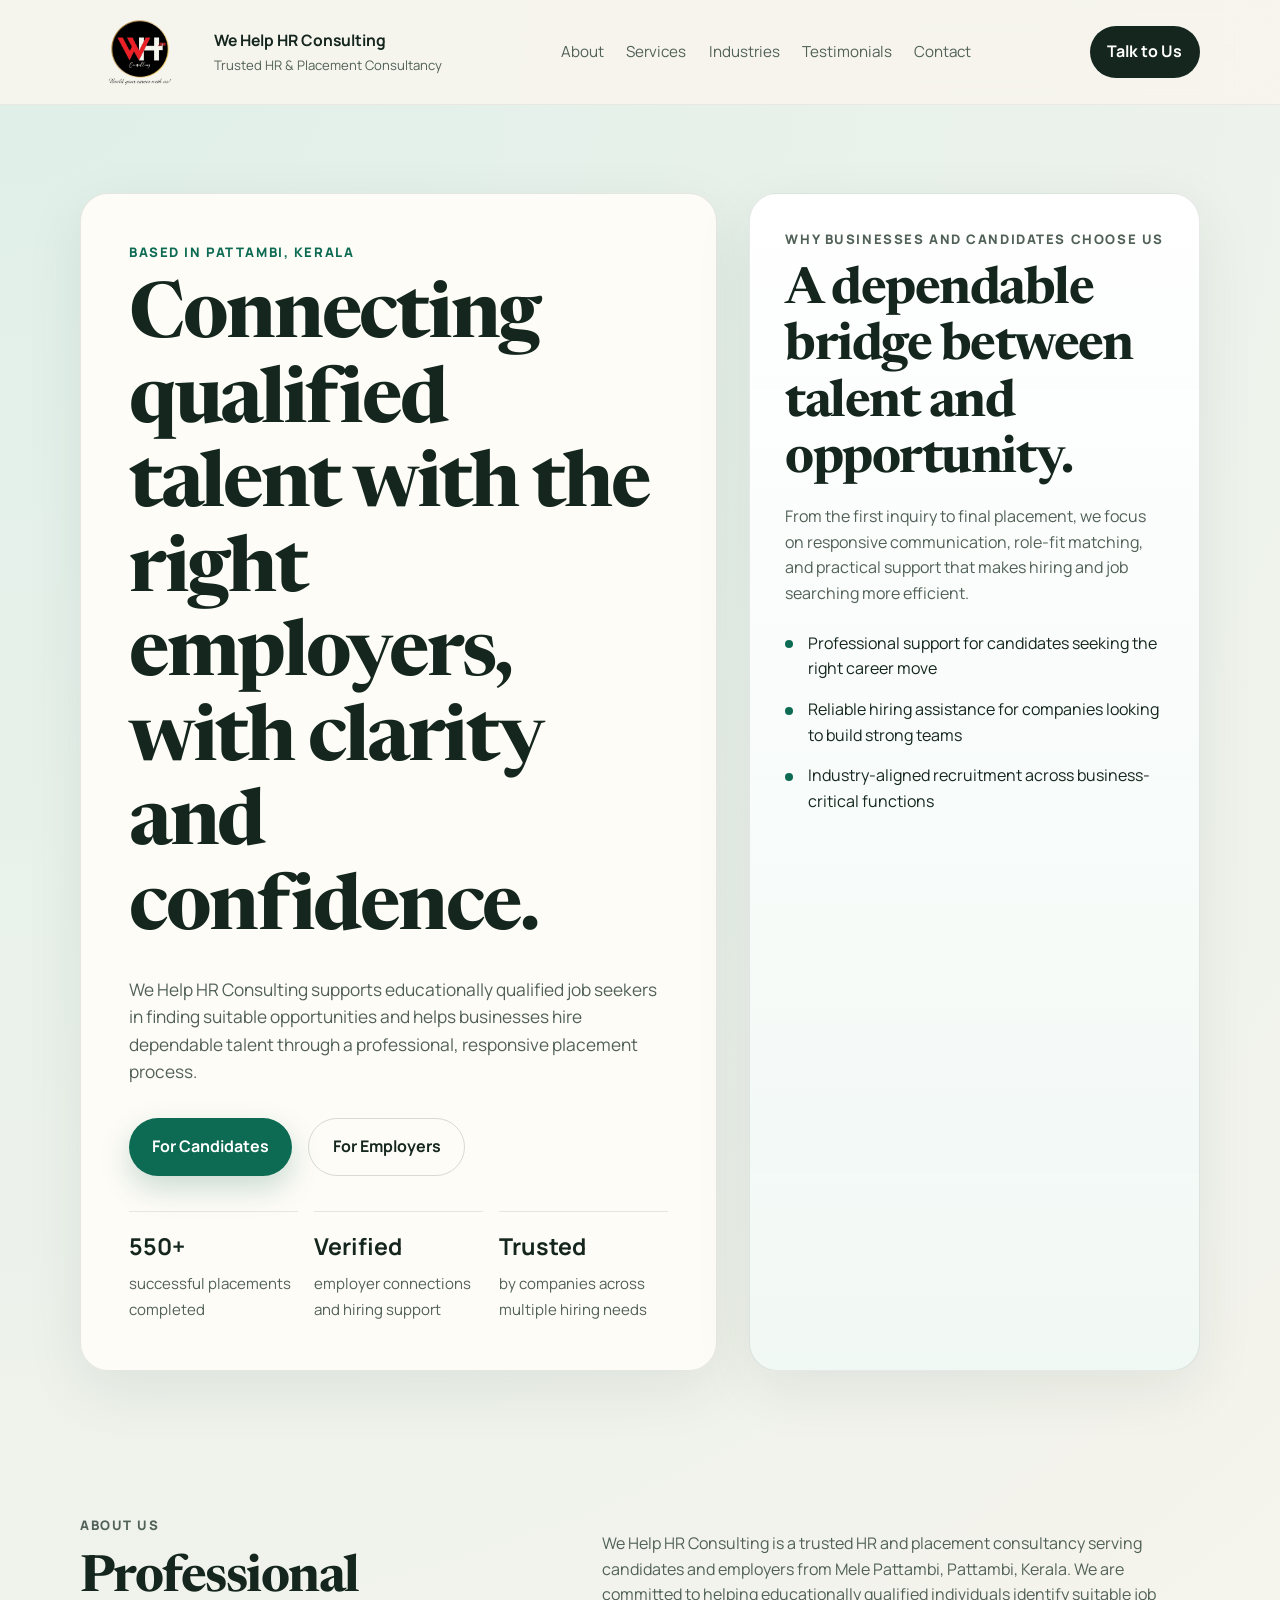
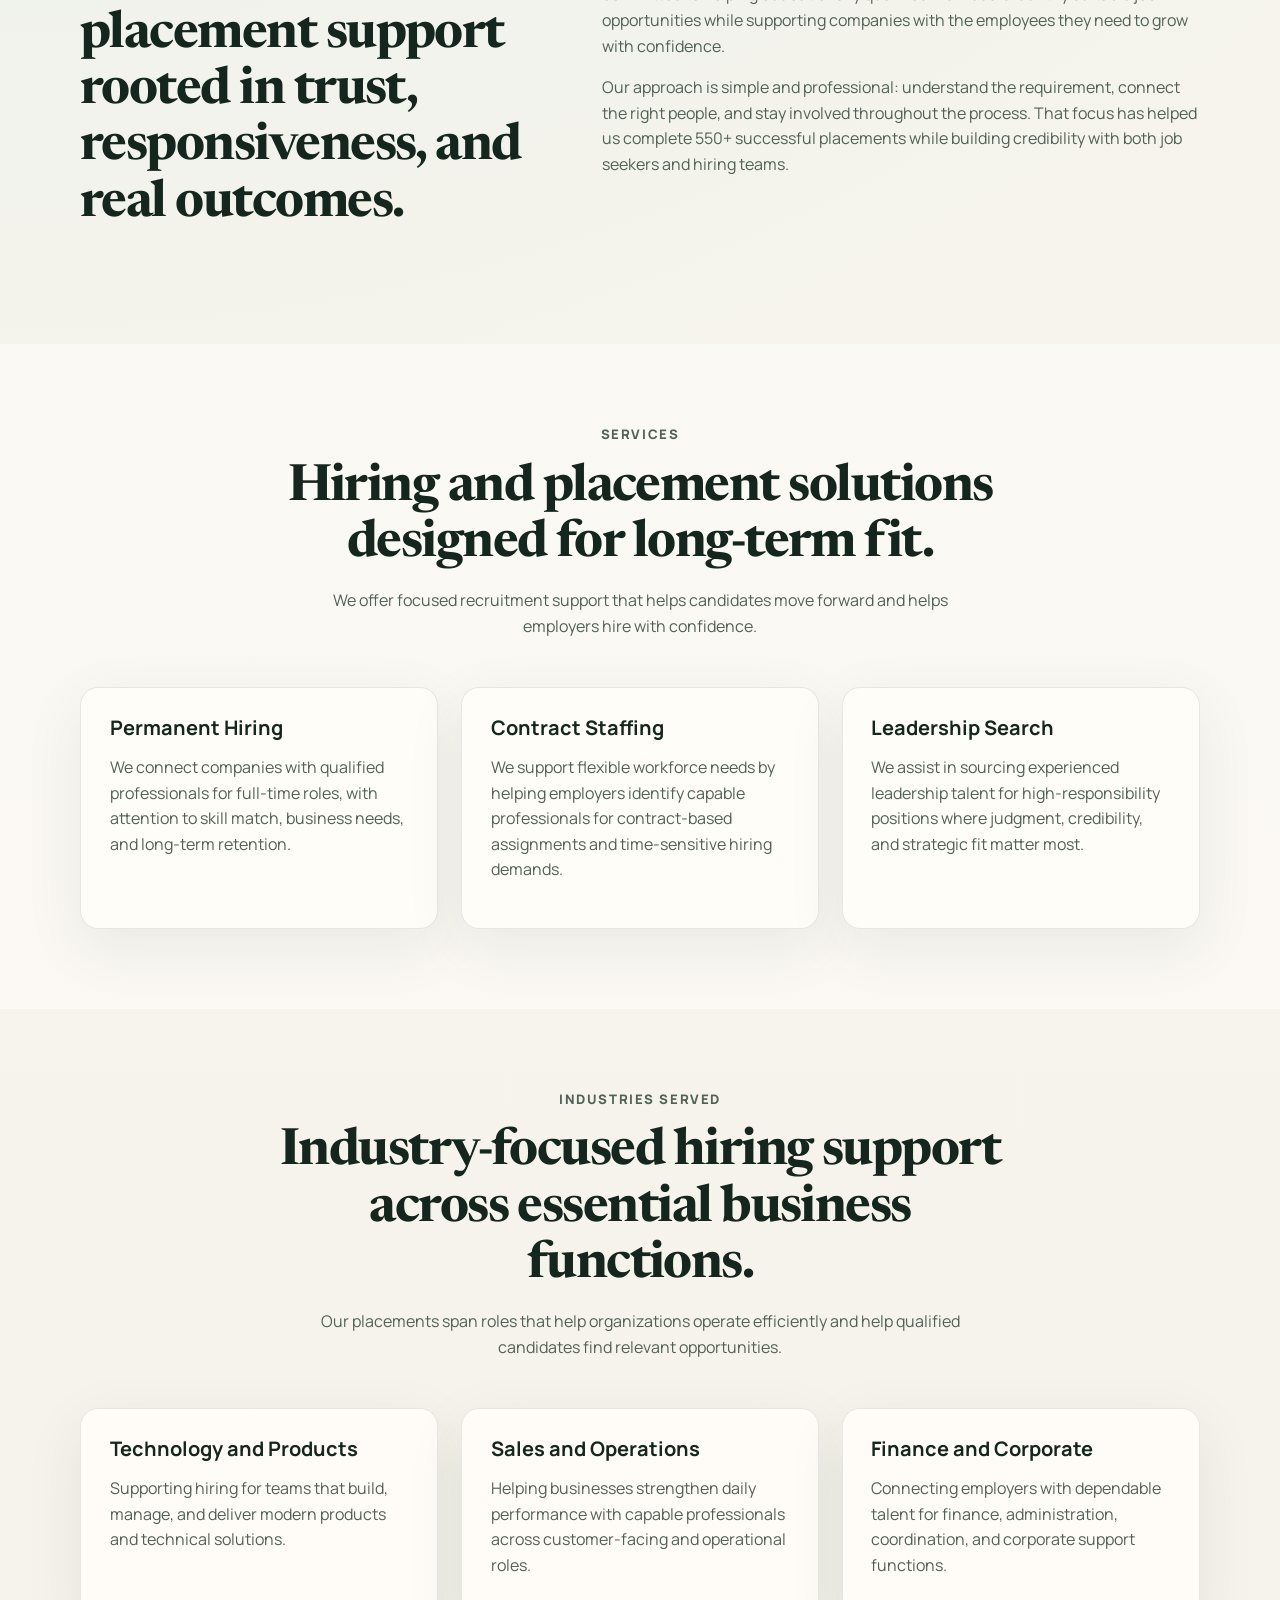
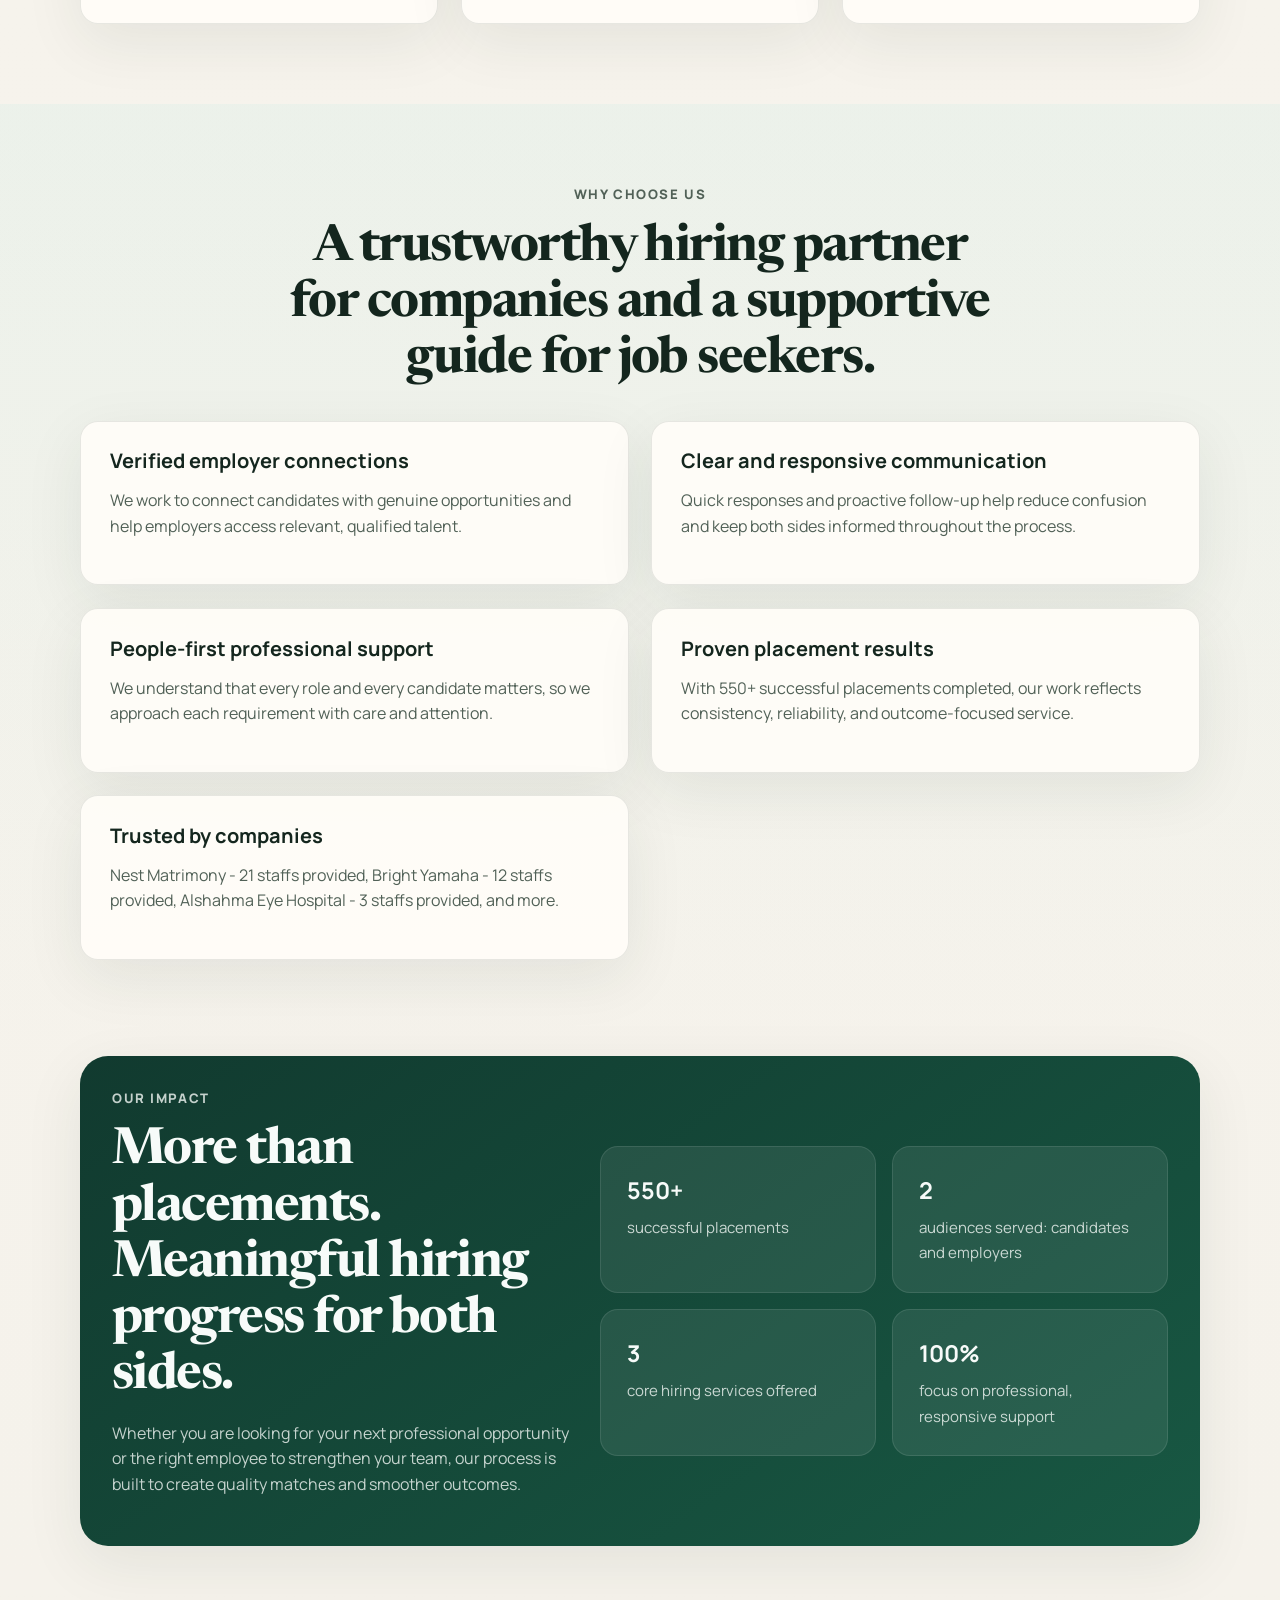
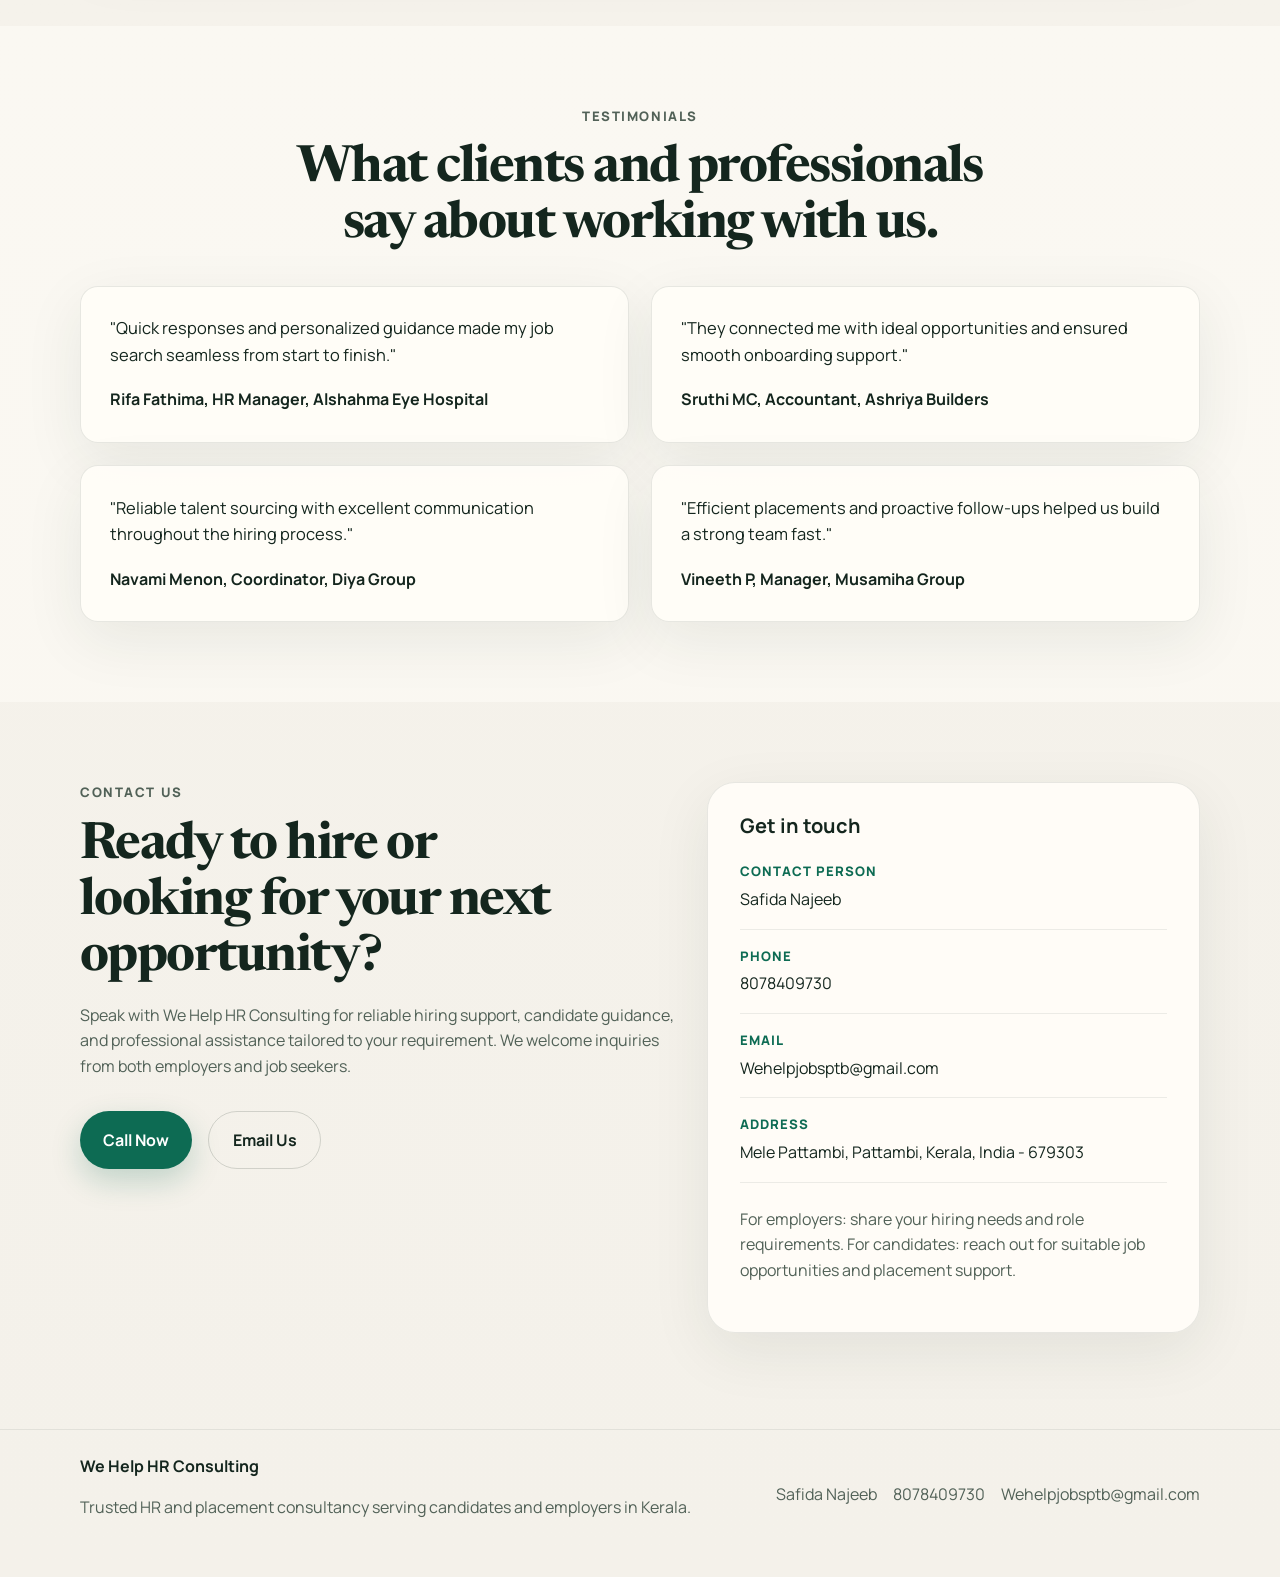
<file: portfolio/hr-portfolio.html>
<!DOCTYPE html>
<html lang="en">
<head>
  <meta charset="UTF-8">
  <meta name="viewport" content="width=device-width, initial-scale=1.0">
  <title>Portfolio | We Help HR Consulting</title>
  <meta http-equiv="refresh" content="0; url=../portfolio.html">
  <link rel="canonical" href="https://wehelps.co.in/portfolio/hr-portfolio.html">
  <script>
    window.location.replace("../portfolio.html");
  </script>
</head>
<body>
  <p><a href="../portfolio.html">Open portfolio</a></p>
</body>
</html>
</file>
<file: styles.css>
:root {
      --bg: #FFFFFF;
      --surface: #FFFFFF;
      --paper: #ffffff;
      --ink: #111111;
      --muted: #4B4B4B;
      --primary: #ED1C24;
      --primary-hover: #C4161C;
      --primary-soft: #FDE7E8;
      --secondary: #111111;
      --accent: #D4AF6A;
      --accent-soft: #F7EBD1;
      --border: #E5E7EB;
      --shadow: 0 4px 12px rgba(0, 0, 0, 0.05);
      --radius: 18px;
    }

    * {
      box-sizing: border-box;
      margin: 0;
      padding: 0;
    }

    html {
      scroll-behavior: smooth;
    }

    body {
      font-family: "Space Grotesk", sans-serif;
      color: var(--ink);
      line-height: 1.6;
      background: #FFFFFF;
      overflow-x: hidden;
    }

    html[lang="hi"] body {
      font-family: "Noto Sans Devanagari", sans-serif;
      line-height: 1.72;
    }

    html[lang="hi"] h1 {
      font-family: "Rozha One", "Noto Sans Devanagari", serif;
      font-weight: 400;
      line-height: 1.18;
    }

    html[lang="hi"] h2,
    html[lang="hi"] h3,
    html[lang="hi"] .brand,
    html[lang="hi"] .kicker,
    html[lang="hi"] .btn,
    html[lang="hi"] nav,
    html[lang="hi"] .stat h2,
    html[lang="hi"] .lang-switch {
      font-family: "Poppins", "Noto Sans Devanagari", sans-serif;
    }

    html[lang="ml"] body {
      font-family: "Noto Sans Malayalam", sans-serif;
      line-height: 1.72;
    }

    html[lang="ml"] h1 {
      font-family: "Chilanka", "Noto Sans Malayalam", cursive;
      font-weight: 400;
      line-height: 1.24;
    }

    html[lang="ml"] h2,
    html[lang="ml"] h3,
    html[lang="ml"] .brand,
    html[lang="ml"] .kicker,
    html[lang="ml"] .btn,
    html[lang="ml"] nav,
    html[lang="ml"] .stat h2,
    html[lang="ml"] .lang-switch {
      font-family: "Anek Malayalam", "Noto Sans Malayalam", sans-serif;
    }

    html[lang="ml"] .hero h1 {
      font-size: clamp(1.45rem, 3vw, 2.35rem);
    }

    html[lang="ml"] .site-nav ul {
      gap: 0.72rem;
    }

    html[lang="ml"] nav ul > li:not(.lang-switch) > a {
      font-size: 0.86rem;
      padding-inline: 0.12rem;
      white-space: nowrap;
    }

    html[lang="ml"] .header-cta {
      font-size: 0.84rem;
      padding: 0.66rem 0.95rem;
    }

    html[lang="hi"] .site-nav ul {
      gap: 0.82rem;
    }

    html[lang="hi"] nav ul > li:not(.lang-switch) > a {
      font-size: 0.89rem;
      padding-inline: 0.12rem;
      white-space: nowrap;
    }


    img {
      max-width: 100%;
      display: block;
    }

    .container {
      width: min(1140px, 92%);
      margin: 0 auto;
    }

    .hero-grid > *,
    .stats-grid > *,
    .cards-3 > *,
    .steps > *,
    .testimonials > *,
    .contact-grid > * {
      min-width: 0;
    }

    header {
      position: sticky;
      top: 0;
      z-index: 100;
      backdrop-filter: blur(10px);
      background-color: rgba(255, 255, 255, 0.86);
      border-bottom: 1px solid rgba(230, 224, 214, 0.82);
    }

    .nav-wrap {
      display: grid;
      grid-template-columns: minmax(0, 1fr) auto minmax(0, 1fr);
      align-items: center;
      padding: 1rem 0;
      gap: 1rem;
      position: relative;
    }

    .brand {
      display: flex;
      align-items: center;
      gap: 0.75rem;
      justify-self: start;
      text-decoration: none;
      color: var(--ink);
      font-weight: 700;
      font-size: 1.05rem;
    }

    .brand img {
      width: auto;
      height: clamp(46px, 5.4vw, 56px);
      border-radius: 0;
      border: none;
      object-fit: contain;
    }

    nav ul {
      display: flex;
      list-style: none;
      gap: 1.2rem;
      align-items: center;
    }

    .site-nav {
      justify-self: center;
      margin-left: 0;
    }

    .header-actions {
      display: inline-flex;
      align-items: center;
      justify-self: end;
      gap: 0.75rem;
      min-width: 0;
    }

    .menu-toggle {
      display: none;
      border: 1px solid var(--border);
      background: #fff;
      border-radius: 10px;
      width: 46px;
      height: 42px;
      align-items: center;
      justify-content: center;
      flex-direction: column;
      gap: 5px;
      cursor: pointer;
    }

    .menu-toggle span {
      display: block;
      width: 18px;
      height: 2px;
      background: var(--ink);
      border-radius: 99px;
      transition: transform 0.2s ease, opacity 0.2s ease;
    }

    .menu-toggle[aria-expanded="true"] span:nth-child(1) {
      transform: translateY(7px) rotate(45deg);
    }

    .menu-toggle[aria-expanded="true"] span:nth-child(2) {
      opacity: 0;
    }

    .menu-toggle[aria-expanded="true"] span:nth-child(3) {
      transform: translateY(-7px) rotate(-45deg);
    }

    .sr-only {
      position: absolute;
      width: 1px;
      height: 1px;
      padding: 0;
      margin: -1px;
      overflow: hidden;
      clip: rect(0, 0, 0, 0);
      white-space: nowrap;
      border: 0;
    }

    .lang-switch {
      display: flex;
      align-items: center;
      gap: 0.45rem;
      margin-left: 0;
      font-size: 0.85rem;
      color: var(--muted);
    }

    .lang-switch a {
      text-decoration: none;
      color: var(--secondary);
      font-weight: 700;
      padding: 0.2rem 0.45rem;
      border-radius: 999px;
      border: 1px solid var(--border);
      background: #fff;
      transition: box-shadow 0.2s ease, transform 0.2s ease;
      min-height: 44px;
      display: inline-flex;
      align-items: center;
    }

    .lang-switch a[aria-current="page"] {
      background: var(--secondary);
      color: #fff;
      border-color: var(--secondary);
    }

    .lang-switch a:hover {
      transform: translateY(-1px);
      box-shadow: 0 8px 16px rgba(17, 17, 17, 0.14);
    }

    nav ul > li:not(.lang-switch) > a {
      text-decoration: none;
      color: var(--ink);
      font-weight: 500;
      font-size: 0.95rem;
      position: relative;
      padding-bottom: 0.2rem;
      transition: color 0.2s ease;
      min-height: 44px;
      display: inline-flex;
      align-items: center;
    }

    nav ul > li:not(.lang-switch) > a.is-active {
      color: var(--primary);
    }

    nav ul > li:not(.lang-switch) > a.is-active::after {
      transform: scaleX(1);
    }

    nav ul > li:not(.lang-switch) > a::after {
      content: "";
      position: absolute;
      left: 0;
      bottom: 0;
      width: 100%;
      height: 2px;
      background: var(--primary);
      transform: scaleX(0);
      transform-origin: left;
      transition: transform 0.25s ease;
    }

    nav ul > li:not(.lang-switch) > a:hover::after,
    nav ul > li:not(.lang-switch) > a:focus-visible::after {
      transform: scaleX(1);
    }

    nav ul > li:not(.lang-switch) > a:hover,
    nav ul > li:not(.lang-switch) > a:focus-visible {
      color: var(--primary);
    }

    .btn {
      display: inline-block;
      padding: 0.78rem 1.2rem;
      border-radius: 999px;
      border: none;
      text-decoration: none;
      font-weight: 600;
      transition: transform 0.25s ease, box-shadow 0.25s ease, background-color 0.25s ease, color 0.25s ease;
      cursor: pointer;
      min-height: 44px;
    }

    .btn:hover {
      transform: translateY(-2px);
      box-shadow: 0 10px 20px rgba(17, 17, 17, 0.14);
    }

    .btn-primary {
      background: var(--primary);
      color: #fff;
    }

    .btn-primary:hover,
    .btn-primary:focus-visible {
      background: var(--primary-hover);
    }

    .header-cta {
      white-space: nowrap;
    }

    html[lang="hi"] .header-cta,
    html[lang="ml"] .header-cta {
      white-space: normal;
      text-align: center;
      line-height: 1.25;
      max-width: 185px;
    }

    .btn-secondary {
      background: transparent;
      color: var(--secondary);
      border: 2px solid var(--secondary);
    }

    .hero {
      padding: 5.6rem 0 3.5rem;
    }

    .hero-grid {
      display: grid;
      grid-template-columns: 1.05fr 0.95fr;
      gap: 2rem;
      align-items: center;
    }

    .kicker {
      display: inline-flex;
      align-items: center;
      gap: 0.4rem;
      background: var(--accent-soft);
      color: var(--ink);
      border: 1px solid rgba(212, 175, 106, 0.55);
      border-radius: 999px;
      padding: 0.4rem 0.8rem;
      font-size: 0.82rem;
      font-weight: 700;
      margin-bottom: 1rem;
      animation: reveal 0.7s ease both;
      max-width: 100%;
      text-wrap: pretty;
      overflow-wrap: anywhere;
    }

    h1 {
      font-family: "Merriweather", serif;
      font-size: clamp(1.6rem, 3.4vw, 2.7rem);
      line-height: 1.2;
      margin-bottom: 1rem;
      animation: reveal 0.8s ease both;
      max-width: 100%;
      overflow-wrap: anywhere;
      text-wrap: balance;
    }

    .hero p {
      color: var(--muted);
      font-size: 1.02rem;
      max-width: 60ch;
      margin-bottom: 1.4rem;
      animation: reveal 0.95s ease both;
    }

    .hero-actions {
      display: flex;
      flex-wrap: wrap;
      gap: 0.85rem;
      animation: reveal 1.1s ease both;
    }

    .hero-card {
      background: var(--paper);
      border: 1px solid var(--border);
      border-radius: var(--radius);
      box-shadow: var(--shadow);
      overflow: hidden;
      animation: float-in 1s ease both;
    }

    .hero-card img {
      width: 100%;
      height: clamp(205px, 31vw, 245px);
      object-fit: cover;
    }

    .hero-card-body {
      padding: 1.2rem;
    }

    .hero-card-body h3 {
      margin-bottom: 0.35rem;
      font-size: 1.1rem;
    }

    .hero-card-body p {
      color: var(--muted);
      font-size: 0.94rem;
      margin-bottom: 0.85rem;
    }

    .stats {
      padding-bottom: 3.2rem;
    }

    .trust-strip {
      padding: 0.5rem 0 2.4rem;
    }

    .trust-wrap {
      background: #fff;
      border: 1px solid var(--border);
      border-radius: 14px;
      padding: 1rem;
      display: grid;
      gap: 0.8rem;
    }

    .trust-wrap h3 {
      font-size: 1rem;
    }

    .trust-logos {
      display: grid;
      grid-template-columns: repeat(5, minmax(0, 1fr));
      gap: 0.6rem;
    }

    .logo-chip {
      text-align: center;
      background: #fbf7ef;
      border: 1px solid var(--border);
      border-radius: 9px;
      font-size: 0.82rem;
      font-weight: 700;
      padding: 0.5rem;
    }

    .stats-grid {
      display: grid;
      grid-template-columns: repeat(4, minmax(0, 1fr));
      gap: 1rem;
    }

    .stat {
      background: var(--surface);
      border: 1px solid var(--border);
      border-radius: 14px;
      padding: 1.1rem;
      text-align: center;
      box-shadow: var(--shadow);
      animation: reveal-up 0.6s ease both;
    }

    .js .stat {
      opacity: 0;
      transform: translateY(20px);
      transition:
        opacity 0.5s ease,
        transform 0.5s ease,
        box-shadow 0.25s ease;
      transition-delay: var(--stat-delay, 0ms);
      animation: none;
    }

    .js .stat.is-visible {
      opacity: 1;
      transform: translateY(0);
    }

    .stat h2 {
      font-size: 1.8rem;
      color: var(--secondary);
      margin-bottom: 0.2rem;
    }

    .section {
      padding: 4rem 0;
      scroll-margin-top: 96px;
    }

    main section[id],
    main[id] {
      scroll-margin-top: 96px;
    }

    .section-heading {
      max-width: 66ch;
      margin-bottom: 2rem;
    }

    .section-heading h2 {
      font-family: "Merriweather", serif;
      font-size: clamp(1.6rem, 3vw, 2.3rem);
      margin-bottom: 0.65rem;
      text-wrap: balance;
      overflow-wrap: anywhere;
    }

    .section-heading h3 {
      font-family: "Merriweather", serif;
      font-size: clamp(1.1rem, 2.1vw, 1.4rem);
      margin-bottom: 0.5rem;
      text-wrap: balance;
      overflow-wrap: anywhere;
    }

    .section-heading p {
      color: var(--muted);
      overflow-wrap: anywhere;
      max-width: 72ch;
    }

    .bounded-copy {
      max-width: 62ch;
    }

    .cards-3 {
      display: grid;
      grid-template-columns: repeat(3, minmax(0, 1fr));
      gap: 1.1rem;
    }

    .card {
      background: var(--paper);
      border: 1px solid var(--border);
      border-radius: var(--radius);
      padding: 1.3rem;
      box-shadow: 0 7px 20px rgba(17, 17, 17, 0.08);
      transition: transform 0.25s ease, box-shadow 0.25s ease;
    }

    .card:hover {
      transform: translateY(-4px);
      box-shadow: 0 14px 28px rgba(17, 17, 17, 0.16);
    }

    .card h3 {
      margin-bottom: 0.45rem;
      overflow-wrap: anywhere;
    }

    .card p {
      color: var(--muted);
      font-size: 0.95rem;
    }

    .process {
      background: #FFFFFF;
      border-top: 1px solid var(--border);
      border-bottom: 1px solid var(--border);
    }

    .steps {
      display: grid;
      grid-template-columns: repeat(4, minmax(0, 1fr));
      gap: 1rem;
      counter-reset: step;
    }

    .step {
      background: #fff;
      border-radius: 14px;
      border: 1px solid var(--border);
      padding: 1.2rem;
      position: relative;
      overflow: hidden;
      transition: transform 0.25s ease, box-shadow 0.25s ease;
    }

    .step::before {
      counter-increment: step;
      content: "0" counter(step);
      position: absolute;
      top: 0.9rem;
      right: 0.9rem;
      font-weight: 700;
      color: #ded4c3;
      font-size: 1.2rem;
    }

    .step:hover {
      transform: translateY(-4px);
      box-shadow: 0 14px 28px rgba(17, 17, 17, 0.16);
    }

    .testimonials {
      display: grid;
      grid-template-columns: repeat(2, minmax(0, 1fr));
      gap: 1rem;
    }

    .feedback-slider {
      border: 1px solid var(--border);
      border-radius: 16px;
      background: #ffffff;
      padding: 0.7rem;
      box-shadow: 0 8px 24px rgba(17, 17, 17, 0.08);
    }

    .feedback-viewport {
      overflow: hidden;
      border-radius: 12px;
    }

    .feedback-track {
      display: flex;
      transition: transform 0.35s ease;
      will-change: transform;
    }

    .feedback-slide {
      min-width: 100%;
    }

    .feedback-slider .quote {
      margin: 0;
      border-left-width: 4px;
      border-radius: 12px;
      min-height: 155px;
      display: flex;
      flex-direction: column;
      justify-content: center;
    }

    .quote strong {
      overflow-wrap: anywhere;
    }

    .feedback-controls {
      display: flex;
      align-items: center;
      justify-content: space-between;
      gap: 0.8rem;
      margin-top: 0.75rem;
    }

    .feedback-nav {
      display: inline-flex;
      gap: 0.45rem;
    }

    .feedback-btn {
      width: 42px;
      height: 42px;
      border-radius: 999px;
      border: 1px solid var(--border);
      background: #fff;
      color: var(--secondary);
      font-size: 1.25rem;
      line-height: 1;
      cursor: pointer;
    }

    .feedback-dots {
      display: inline-flex;
      gap: 0.35rem;
      align-items: center;
    }

    .feedback-dot {
      width: 9px;
      height: 9px;
      border-radius: 999px;
      border: 0;
      background: #d8d1c6;
      cursor: pointer;
    }

    .feedback-dot.is-active {
      background: var(--secondary);
      transform: scale(1.2);
    }

    .quote {
      background: #fff;
      border-left: 5px solid var(--secondary);
      border-radius: 12px;
      border: 1px solid var(--border);
      padding: 1.2rem;
    }

    .quote p {
      color: var(--muted);
      margin-bottom: 0.75rem;
    }

    .faq-list {
      display: grid;
      grid-template-columns: repeat(4, minmax(0, 1fr));
      gap: 0.9rem;
    }

    .faq-card {
      background: #fff;
      border: 1px solid var(--border);
      border-radius: 14px;
      aspect-ratio: 1 / 1;
      position: relative;
      overflow: hidden;
      padding: 1rem;
      display: grid;
      place-items: center;
      text-align: center;
      cursor: pointer;
      transition: transform 0.22s ease, box-shadow 0.22s ease;
    }

    .faq-question {
      margin: 0;
      font-weight: 600;
      line-height: 1.4;
      transition: opacity 0.2s ease, transform 0.2s ease;
      overflow-wrap: anywhere;
    }

    .faq-answer {
      position: absolute;
      inset: 0;
      margin: 0;
      padding: 1rem;
      background: linear-gradient(150deg, #ffffff 0%, #f7ebd1 100%);
      color: var(--ink);
      display: grid;
      place-items: center;
      opacity: 0;
      transform: translateY(10px);
      transition: opacity 0.2s ease, transform 0.2s ease;
      line-height: 1.5;
      font-size: 0.94rem;
    }

    .faq-card:hover,
    .faq-card:focus-visible {
      transform: translateY(-3px);
      box-shadow: 0 12px 24px rgba(17, 17, 17, 0.14);
    }

    .faq-card:hover .faq-answer,
    .faq-card:focus-visible .faq-answer {
      opacity: 1;
      transform: translateY(0);
    }

    .faq-card:hover .faq-question,
    .faq-card:focus-visible .faq-question {
      opacity: 0;
      transform: translateY(-8px);
    }

    @media (hover: none) and (pointer: coarse) {
      .faq-card {
        aspect-ratio: auto;
        min-height: 180px;
        cursor: default;
        display: block;
        text-align: left;
        transform: none;
        box-shadow: none;
      }

      .faq-question {
        opacity: 1;
        transform: none;
        margin-bottom: 0.55rem;
      }

      .faq-answer {
        position: static;
        inset: auto;
        opacity: 1;
        transform: none;
        padding: 0;
        background: transparent;
        display: block;
        text-align: left;
      }

      .faq-card:hover,
      .faq-card:focus-visible {
        transform: none;
        box-shadow: none;
      }

      .faq-card:hover .faq-question,
      .faq-card:focus-visible .faq-question {
        opacity: 1;
        transform: none;
      }

      .faq-card:hover .faq-answer,
      .faq-card:focus-visible .faq-answer {
        opacity: 1;
        transform: none;
      }
    }

    .contact-section {
      padding: 4.5rem 0;
      background: #FFFFFF;
      color: var(--ink);
      border-top: 1px solid var(--border);
      border-bottom: 1px solid var(--border);
    }

    .contact-grid {
      display: grid;
      grid-template-columns: minmax(0, 0.92fr) minmax(360px, 1.08fr);
      gap: clamp(1.4rem, 4vw, 3rem);
      align-items: start;
    }

    .contact-copy {
      padding-top: 0.3rem;
    }

    .contact-copy .kicker {
      color: var(--primary-hover);
      letter-spacing: 0.14em;
      text-transform: uppercase;
    }

    .contact-copy h2 {
      font-family: "Merriweather", serif;
      font-size: clamp(2rem, 4vw, 3.45rem);
      line-height: 1.12;
      max-width: 11ch;
      margin-bottom: 1.35rem;
    }

    .contact-copy p {
      color: var(--muted);
      font-size: 1.05rem;
      max-width: 54ch;
      margin-bottom: 2rem;
    }

    .contact-methods {
      display: grid;
      gap: 1.1rem;
      max-width: 58ch;
    }

    .contact-method {
      display: grid;
      grid-template-columns: 48px 1fr;
      column-gap: 0.85rem;
      align-items: center;
      color: var(--ink);
      text-decoration: none;
    }

    .contact-method span {
      grid-row: span 2;
      width: 48px;
      height: 48px;
      border-radius: 999px;
      border: 1px solid var(--border);
      background: rgba(255, 255, 255, 0.58);
      color: var(--primary-hover);
      display: inline-flex;
      align-items: center;
      justify-content: center;
      font-weight: 700;
      font-size: 0.9rem;
    }

    .contact-method svg {
      width: 1.05rem;
      height: 1.05rem;
      display: block;
    }

    .contact-method strong {
      color: var(--muted);
      font-size: 0.77rem;
      text-transform: uppercase;
      letter-spacing: 0.13em;
    }

    .contact-method em {
      color: var(--ink);
      font-style: normal;
      font-size: 1.02rem;
      overflow-wrap: anywhere;
    }

    a.contact-method em {
      color: var(--primary-hover);
    }

    .inquiry-form {
      background: rgba(255, 255, 255, 0.78);
      border: 1px solid rgba(230, 224, 214, 0.86);
      border-radius: var(--radius);
      padding: clamp(1.25rem, 3vw, 2rem);
      color: var(--ink);
      box-shadow: var(--shadow);
      backdrop-filter: blur(14px);
    }

    .inquiry-form h3 {
      margin-bottom: 0.35rem;
      font-size: 1.2rem;
    }

    .inquiry-form > p {
      color: var(--muted);
      margin-bottom: 1.4rem;
    }

    .form-grid {
      display: grid;
      grid-template-columns: 1fr 1fr;
      gap: 1rem 0.7rem;
    }

    .field {
      display: flex;
      flex-direction: column;
      gap: 0.45rem;
    }

    .field.full {
      grid-column: 1 / -1;
    }

    .field span {
      color: var(--muted);
      font-size: 0.74rem;
      font-weight: 700;
      letter-spacing: 0.12em;
      text-transform: uppercase;
    }

    .field small {
      color: var(--muted);
      font-size: 0.76rem;
      letter-spacing: 0;
      text-transform: none;
    }

    .field input,
    .field select,
    .field textarea {
      width: 100%;
      border: 1px solid rgba(230, 224, 214, 0.76);
      border-radius: 12px;
      background: rgba(255, 255, 255, 0.54);
      color: var(--ink);
      padding: 0.82rem 0.9rem;
      min-height: 54px;
      font: inherit;
      transition: border-color 0.2s ease, background 0.2s ease, box-shadow 0.2s ease, backdrop-filter 0.2s ease;
    }

    .field input::placeholder,
    .field textarea::placeholder {
      color: rgba(75, 75, 75, 0.54);
    }

    .field input:hover,
    .field select:hover,
    .field textarea:hover,
    .field input:focus,
    .field select:focus,
    .field textarea:focus {
      border-color: rgba(237, 28, 36, 0.28);
      background: linear-gradient(135deg, rgba(255, 255, 255, 0.72), rgba(247, 235, 209, 0.42));
      box-shadow: inset 0 1px 0 rgba(255, 255, 255, 0.72), 0 12px 30px rgba(17, 17, 17, 0.08);
      backdrop-filter: blur(10px);
    }

    .field textarea {
      resize: vertical;
      min-height: 100px;
    }

    .inquiry-form .btn {
      width: 100%;
      margin-top: 1.15rem;
      border-radius: 999px;
      background: var(--primary);
      text-transform: uppercase;
      letter-spacing: 0.1em;
    }

    .inquiry-form .btn:disabled {
      cursor: wait;
      opacity: 0.72;
      transform: none;
    }

    .form-status {
      position: fixed;
      top: var(--header-height, 78px);
      left: 50%;
      z-index: 130;
      width: min(520px, calc(100% - 1.5rem));
      padding: 0.9rem 1rem;
      border: 1px solid rgba(230, 224, 214, 0.72);
      border-radius: var(--radius);
      background: linear-gradient(135deg, rgba(255, 255, 255, 0.78), rgba(247, 235, 209, 0.4));
      box-shadow: 0 18px 40px rgba(17, 17, 17, 0.14);
      backdrop-filter: blur(16px);
      font-size: 0.9rem;
      text-align: center;
      opacity: 0;
      pointer-events: none;
      transform: translate(-50%, -10px);
      transition: opacity 0.2s ease, transform 0.2s ease;
    }

    .form-status.visible {
      opacity: 1;
      transform: translate(-50%, 0);
    }

    .form-status.success {
      color: #14783d;
      border-color: rgba(20, 120, 61, 0.28);
    }

    .form-status.error {
      color: var(--primary-hover);
      border-color: rgba(196, 22, 28, 0.28);
    }

    .form-note {
      color: var(--muted);
      text-align: center;
      margin: 0.65rem auto 0;
      max-width: 48ch;
    }

    footer {
      padding: 2rem 0;
      border-top: 1px solid var(--border);
      color: var(--muted);
      font-size: 0.92rem;
      text-align: center;
    }

    .footer-location {
      margin-top: 0.55rem;
      display: flex;
      align-items: flex-start;
      justify-content: flex-start;
      gap: 0.38rem;
      max-width: 72ch;
      width: 100%;
      text-align: left;
    }

    .location-badge {
      width: 1.4rem;
      height: 1.4rem;
      border-radius: 999px;
      background: rgba(212, 175, 106, 0.22);
      color: var(--primary-hover);
      display: inline-flex;
      align-items: center;
      justify-content: center;
      flex-shrink: 0;
    }

    .location-badge svg {
      width: 0.85rem;
      height: 0.85rem;
    }

    .location-copy {
      line-height: 1.45;
    }

    .back-to-top {
      position: fixed;
      right: 14px;
      bottom: 14px;
      z-index: 120;
      opacity: 0;
      pointer-events: none;
      transform: translateY(10px);
      transition: opacity 0.2s ease, transform 0.2s ease;
      background: var(--secondary);
      color: #fff;
      border: none;
      border-radius: 999px;
      padding: 0.7rem 1rem;
      font-weight: 700;
      min-height: 44px;
      cursor: pointer;
      box-shadow: 0 10px 25px rgba(17, 17, 17, 0.22);
    }

    .back-to-top.visible {
      opacity: 1;
      pointer-events: auto;
      transform: translateY(0);
    }

    .mobile-sticky-cta {
      display: none;
      position: fixed;
      left: 0;
      right: 0;
      bottom: 0;
      z-index: 110;
      background: rgba(255, 255, 255, 0.96);
      border-top: 1px solid var(--border);
      padding: 0.55rem;
      gap: 0.55rem;
    }

    .mobile-sticky-cta .btn {
      flex: 1;
      text-align: center;
      min-height: 44px;
      padding: 0.7rem 0.75rem;
      font-size: 0.88rem;
    }

    a:focus-visible,
    button:focus-visible,
    input:focus-visible,
    select:focus-visible,
    textarea:focus-visible,
    summary:focus-visible {
      outline: 3px solid rgba(237, 28, 36, 0.28);
      outline-offset: 2px;
    }

    @keyframes reveal {
      from {
        opacity: 0;
        transform: translateY(14px);
      }
      to {
        opacity: 1;
        transform: translateY(0);
      }
    }

    @keyframes float-in {
      from {
        opacity: 0;
        transform: translateY(18px) scale(0.98);
      }
      to {
        opacity: 1;
        transform: translateY(0) scale(1);
      }
    }

    @keyframes reveal-up {
      from {
        opacity: 0;
        transform: translateY(12px);
      }
      to {
        opacity: 1;
        transform: translateY(0);
      }
    }

    @media (max-width: 1080px) {
      .brand span {
        display: none;
      }

      .nav-wrap {
        gap: 0.7rem;
      }

      nav ul {
        gap: 0.9rem;
      }
    }

    @media (max-width: 980px) {
      .hero-grid,
      .cards-3,
      .steps,
      .stats-grid,
      .testimonials {
        grid-template-columns: 1fr 1fr;
      }

      .contact-grid {
        grid-template-columns: 1fr;
      }

      .trust-logos {
        grid-template-columns: repeat(3, minmax(0, 1fr));
      }

      .faq-list {
        grid-template-columns: repeat(2, minmax(0, 1fr));
      }
    }

    @media (max-width: 860px) {
      .nav-wrap {
        grid-template-columns: minmax(0, 1fr) auto;
        gap: 0.65rem;
        padding: 0.72rem 0;
        position: relative;
      }

      .brand {
        min-width: 0;
        padding-right: 58px;
      }

      .brand {
        gap: 0.65rem;
      }

      .brand img {
        width: 42px;
        height: 42px;
        border-radius: 50%;
        object-fit: cover;
      }

      .brand span {
        display: inline-block;
        max-width: 145px;
        color: var(--ink);
        font-size: 0.92rem;
        line-height: 1.15;
        white-space: normal;
      }

      .header-actions {
        display: none;
      }

      .menu-toggle {
        display: inline-flex;
        position: fixed;
        top: 0.9rem;
        right: 18px;
        z-index: 160;
        transform: none;
        width: 46px;
        height: 42px;
        border-color: var(--ink);
        background: var(--ink);
        box-shadow: 0 4px 12px rgba(17, 17, 17, 0.06);
      }

      .menu-toggle span {
        background: #fff;
      }

      .menu-toggle[aria-expanded="true"] {
        transform: none;
      }

      .site-nav {
        grid-column: 1 / -1;
        justify-self: stretch;
        width: 100%;
        max-height: 0;
        opacity: 0;
        overflow: hidden;
        pointer-events: none;
        transition: max-height 0.28s ease, opacity 0.2s ease;
        margin-left: 0;
      }

      .site-nav.open {
        max-height: 460px;
        opacity: 1;
        pointer-events: auto;
      }

      .site-nav ul {
        flex-direction: column;
        align-items: flex-start;
        width: 100%;
        margin-top: 0.35rem;
        padding: 0.7rem;
        background: #ffffff;
        border: 1px solid var(--border);
        border-radius: 14px;
        box-shadow: 0 10px 30px rgba(17, 17, 17, 0.1);
      }

      .site-nav .lang-switch {
        margin-left: 0;
      }

      .site-nav ul > li {
        width: 100%;
      }

      .site-nav ul > li > a {
        width: 100%;
        min-height: 40px;
      }

      .header-cta {
        display: none;
      }

      .mobile-sticky-cta {
        display: flex;
      }

      body {
        padding-bottom: 68px;
      }

      .back-to-top {
        bottom: 82px;
      }
    }

    @media (max-width: 760px) {
      .hero {
        padding-top: 4rem;
      }

      .section {
        padding: 3.2rem 0;
      }

      .hero-grid,
      .cards-3,
      .steps,
      .stats-grid,
      .testimonials {
        grid-template-columns: 1fr;
      }

      .form-grid {
        grid-template-columns: 1fr;
      }

      .trust-logos {
        grid-template-columns: repeat(2, minmax(0, 1fr));
      }

      .feedback-controls {
        flex-direction: column;
        align-items: flex-start;
      }
    }

    @media (max-width: 480px) {
      .container {
        width: min(1140px, 94%);
      }

      .brand img {
        width: 38px;
        height: 38px;
      }

      .brand span {
        max-width: 118px;
        font-size: 0.84rem;
      }

      .menu-toggle {
        width: 42px;
        height: 38px;
      }

      .hero-actions .btn,
      .inquiry-form .btn {
        width: 100%;
        text-align: center;
      }

      .hero-card img {
        height: 210px;
      }

      .stat h2 {
        font-size: 1.55rem;
      }

      .faq-list {
        grid-template-columns: 1fr;
      }

      .faq-card {
        aspect-ratio: auto;
        min-height: 180px;
      }
    }

    .site-footer {
      background: var(--secondary);
      color: rgba(255, 255, 255, 0.78);
      font-size: 0.98rem;
      text-align: left;
    }

    .footer-main {
      display: grid;
      grid-template-columns: minmax(260px, 1.35fr) minmax(170px, 0.78fr) minmax(160px, 0.72fr) minmax(280px, 1.22fr);
      gap: clamp(2rem, 5vw, 4.5rem);
      padding: 4.2rem 0 3.8rem;
    }

    .footer-brand-row {
      display: flex;
      align-items: center;
      gap: 1rem;
      margin-bottom: 1.6rem;
    }

    .footer-mark {
      width: 58px;
      height: 58px;
      border-radius: 50%;
      display: inline-flex;
      align-items: center;
      justify-content: center;
      overflow: hidden;
      flex-shrink: 0;
    }

    .footer-mark img {
      width: 58px;
      height: 58px;
      object-fit: cover;
    }

    .footer-brand h2 {
      color: #fff;
      font-size: 1.55rem;
      line-height: 1.2;
      margin: 0;
    }

    .footer-brand p {
      max-width: 35ch;
      color: rgba(255, 255, 255, 0.78);
      font-size: 1.12rem;
      line-height: 1.55;
    }

    .footer-column {
      display: grid;
      align-content: start;
      gap: 0.9rem;
    }

    .footer-column h3 {
      color: var(--accent);
      font-size: 0.82rem;
      letter-spacing: 0.08em;
      line-height: 1;
      margin-bottom: 0.55rem;
      text-transform: uppercase;
    }

    .footer-column a {
      color: rgba(255, 255, 255, 0.78);
      text-decoration: none;
      transition: color 0.2s ease;
    }

    .footer-column a:hover,
    .footer-column a:focus-visible {
      color: #fff;
    }

    .footer-contact p {
      color: rgba(255, 255, 255, 0.78);
      line-height: 1.55;
    }

    .footer-contact strong {
      color: #fff;
      font-weight: 500;
    }

    .footer-bottom {
      border-top: 1px solid rgba(255, 255, 255, 0.12);
    }

    .footer-bottom-inner {
      display: flex;
      align-items: center;
      justify-content: space-between;
      gap: 1rem;
      padding: 1.35rem 0;
    }

    .footer-bottom p {
      color: rgba(255, 255, 255, 0.68);
      text-align: left;
    }

    .footer-badges {
      display: flex;
      flex-wrap: wrap;
      justify-content: flex-end;
      gap: 0.75rem;
    }

    .footer-badges span {
      border: 1px solid var(--accent);
      border-radius: 8px;
      color: #fff;
      font-size: 0.82rem;
      line-height: 1;
      padding: 0.62rem 0.9rem;
    }

    @media (max-width: 980px) {
      .footer-main {
        grid-template-columns: 1fr 1fr;
      }
    }

    @media (max-width: 760px) {
      .footer-main {
        grid-template-columns: 1fr;
        gap: 2rem;
        padding: 3.2rem 0 2.8rem;
      }

      .footer-brand p {
        max-width: 100%;
      }

      .footer-bottom-inner {
        align-items: flex-start;
        flex-direction: column;
      }

      .footer-badges {
        justify-content: flex-start;
      }
    }

    @media (max-width: 560px) {
      .footer-brand-row {
        align-items: flex-start;
        flex-direction: column;
      }

      .footer-brand h2 {
        font-size: 1.35rem;
      }

      .footer-brand p {
        font-size: 1rem;
      }

      .footer-badges span {
        width: 100%;
        text-align: center;
      }
    }

    @media (prefers-reduced-motion: reduce) {
      .js .stat {
        opacity: 1;
        transform: none;
      }

      *,
      *::before,
      *::after {
        animation: none !important;
        transition: none !important;
        scroll-behavior: auto !important;
      }
    }
</file>
<file: HR-WEB01/styles.css>
:root {
      --bg: #F7F6F2;
      --surface: #FFFFFF;
      --paper: #ffffff;
      --ink: #111111;
      --muted: #4B4B4B;
      --primary: #ED1C24;
      --primary-hover: #C4161C;
      --primary-soft: #FDE7E8;
      --secondary: #111111;
      --accent: #D4AF6A;
      --accent-soft: #F7EBD1;
      --border: #E6E0D6;
      --shadow: 0 16px 36px rgba(17, 17, 17, 0.12);
      --radius: 18px;
    }

    * {
      box-sizing: border-box;
      margin: 0;
      padding: 0;
    }

    html {
      scroll-behavior: smooth;
    }

    body {
      font-family: "Space Grotesk", sans-serif;
      color: var(--ink);
      line-height: 1.6;
      background:
        radial-gradient(circle at 20% 10%, rgba(212, 175, 106, 0.2), transparent 42%),
        radial-gradient(circle at 85% 20%, rgba(237, 28, 36, 0.1), transparent 36%),
        linear-gradient(180deg, #ffffff 0%, var(--bg) 100%);
      overflow-x: hidden;
    }

    html[lang="hi"] body {
      font-family: "Noto Sans Devanagari", sans-serif;
      line-height: 1.72;
    }

    html[lang="hi"] h1 {
      font-family: "Rozha One", "Noto Sans Devanagari", serif;
      font-weight: 400;
      line-height: 1.18;
    }

    html[lang="hi"] h2,
    html[lang="hi"] h3,
    html[lang="hi"] .brand,
    html[lang="hi"] .kicker,
    html[lang="hi"] .btn,
    html[lang="hi"] nav,
    html[lang="hi"] .stat h2,
    html[lang="hi"] .lang-switch {
      font-family: "Poppins", "Noto Sans Devanagari", sans-serif;
    }

    html[lang="ml"] body {
      font-family: "Noto Sans Malayalam", sans-serif;
      line-height: 1.72;
    }

    html[lang="ml"] h1 {
      font-family: "Chilanka", "Noto Sans Malayalam", cursive;
      font-weight: 400;
      line-height: 1.24;
    }

    html[lang="ml"] h2,
    html[lang="ml"] h3,
    html[lang="ml"] .brand,
    html[lang="ml"] .kicker,
    html[lang="ml"] .btn,
    html[lang="ml"] nav,
    html[lang="ml"] .stat h2,
    html[lang="ml"] .lang-switch {
      font-family: "Anek Malayalam", "Noto Sans Malayalam", sans-serif;
    }

    html[lang="ml"] .hero h1 {
      font-size: clamp(1.45rem, 3vw, 2.35rem);
    }

    html[lang="ml"] .site-nav ul {
      gap: 0.72rem;
    }

    html[lang="ml"] nav ul > li:not(.lang-switch) > a {
      font-size: 0.86rem;
      padding-inline: 0.12rem;
      white-space: nowrap;
    }

    html[lang="ml"] .header-cta {
      font-size: 0.84rem;
      padding: 0.66rem 0.95rem;
    }

    html[lang="hi"] .site-nav ul {
      gap: 0.82rem;
    }

    html[lang="hi"] nav ul > li:not(.lang-switch) > a {
      font-size: 0.89rem;
      padding-inline: 0.12rem;
      white-space: nowrap;
    }


    img {
      max-width: 100%;
      display: block;
    }

    .container {
      width: min(1140px, 92%);
      margin: 0 auto;
    }

    .hero-grid > *,
    .stats-grid > *,
    .cards-3 > *,
    .steps > *,
    .testimonials > *,
    .contact-grid > * {
      min-width: 0;
    }

    header {
      position: sticky;
      top: 0;
      z-index: 100;
      backdrop-filter: blur(10px);
      background-color: rgba(255, 255, 255, 0.86);
      border-bottom: 1px solid rgba(230, 224, 214, 0.82);
    }

    .nav-wrap {
      display: grid;
      grid-template-columns: minmax(0, 1fr) auto minmax(0, 1fr);
      align-items: center;
      padding: 1rem 0;
      gap: 1rem;
      position: relative;
    }

    .brand {
      display: flex;
      align-items: center;
      gap: 0.75rem;
      justify-self: start;
      text-decoration: none;
      color: var(--ink);
      font-weight: 700;
      font-size: 1.05rem;
    }

    .brand img {
      width: auto;
      height: clamp(46px, 5.4vw, 56px);
      border-radius: 0;
      border: none;
      object-fit: contain;
    }

    nav ul {
      display: flex;
      list-style: none;
      gap: 1.2rem;
      align-items: center;
    }

    .site-nav {
      justify-self: center;
      margin-left: 0;
    }

    .header-actions {
      display: inline-flex;
      align-items: center;
      justify-self: end;
      gap: 0.75rem;
      min-width: 0;
    }

    .menu-toggle {
      display: none;
      border: 1px solid var(--border);
      background: #fff;
      border-radius: 10px;
      width: 46px;
      height: 42px;
      align-items: center;
      justify-content: center;
      flex-direction: column;
      gap: 5px;
      cursor: pointer;
    }

    .menu-toggle span {
      display: block;
      width: 18px;
      height: 2px;
      background: var(--ink);
      border-radius: 99px;
      transition: transform 0.2s ease, opacity 0.2s ease;
    }

    .menu-toggle[aria-expanded="true"] span:nth-child(1) {
      transform: translateY(7px) rotate(45deg);
    }

    .menu-toggle[aria-expanded="true"] span:nth-child(2) {
      opacity: 0;
    }

    .menu-toggle[aria-expanded="true"] span:nth-child(3) {
      transform: translateY(-7px) rotate(-45deg);
    }

    .sr-only {
      position: absolute;
      width: 1px;
      height: 1px;
      padding: 0;
      margin: -1px;
      overflow: hidden;
      clip: rect(0, 0, 0, 0);
      white-space: nowrap;
      border: 0;
    }

    .lang-switch {
      display: flex;
      align-items: center;
      gap: 0.45rem;
      margin-left: 0;
      font-size: 0.85rem;
      color: var(--muted);
    }

    .lang-switch a {
      text-decoration: none;
      color: var(--secondary);
      font-weight: 700;
      padding: 0.2rem 0.45rem;
      border-radius: 999px;
      border: 1px solid var(--border);
      background: #fff;
      transition: box-shadow 0.2s ease, transform 0.2s ease;
      min-height: 44px;
      display: inline-flex;
      align-items: center;
    }

    .lang-switch a[aria-current="page"] {
      background: var(--secondary);
      color: #fff;
      border-color: var(--secondary);
    }

    .lang-switch a:hover {
      transform: translateY(-1px);
      box-shadow: 0 8px 16px rgba(17, 17, 17, 0.14);
    }

    nav ul > li:not(.lang-switch) > a {
      text-decoration: none;
      color: var(--ink);
      font-weight: 500;
      font-size: 0.95rem;
      position: relative;
      padding-bottom: 0.2rem;
      transition: color 0.2s ease;
      min-height: 44px;
      display: inline-flex;
      align-items: center;
    }

    nav ul > li:not(.lang-switch) > a.is-active {
      color: var(--primary);
    }

    nav ul > li:not(.lang-switch) > a.is-active::after {
      transform: scaleX(1);
    }

    nav ul > li:not(.lang-switch) > a::after {
      content: "";
      position: absolute;
      left: 0;
      bottom: 0;
      width: 100%;
      height: 2px;
      background: var(--primary);
      transform: scaleX(0);
      transform-origin: left;
      transition: transform 0.25s ease;
    }

    nav ul > li:not(.lang-switch) > a:hover::after,
    nav ul > li:not(.lang-switch) > a:focus-visible::after {
      transform: scaleX(1);
    }

    nav ul > li:not(.lang-switch) > a:hover,
    nav ul > li:not(.lang-switch) > a:focus-visible {
      color: var(--primary);
    }

    .btn {
      display: inline-block;
      padding: 0.78rem 1.2rem;
      border-radius: 999px;
      border: none;
      text-decoration: none;
      font-weight: 600;
      transition: transform 0.25s ease, box-shadow 0.25s ease, background-color 0.25s ease, color 0.25s ease;
      cursor: pointer;
      min-height: 44px;
    }

    .btn:hover {
      transform: translateY(-2px);
      box-shadow: 0 10px 20px rgba(17, 17, 17, 0.14);
    }

    .btn-primary {
      background: var(--primary);
      color: #fff;
    }

    .btn-primary:hover,
    .btn-primary:focus-visible {
      background: var(--primary-hover);
    }

    .header-cta {
      white-space: nowrap;
    }

    html[lang="hi"] .header-cta,
    html[lang="ml"] .header-cta {
      white-space: normal;
      text-align: center;
      line-height: 1.25;
      max-width: 185px;
    }

    .btn-secondary {
      background: transparent;
      color: var(--secondary);
      border: 2px solid var(--secondary);
    }

    .hero {
      padding: 5.6rem 0 3.5rem;
    }

    .hero-grid {
      display: grid;
      grid-template-columns: 1.05fr 0.95fr;
      gap: 2rem;
      align-items: center;
    }

    .kicker {
      display: inline-flex;
      align-items: center;
      gap: 0.4rem;
      background: var(--accent-soft);
      color: var(--ink);
      border: 1px solid rgba(212, 175, 106, 0.55);
      border-radius: 999px;
      padding: 0.4rem 0.8rem;
      font-size: 0.82rem;
      font-weight: 700;
      margin-bottom: 1rem;
      animation: reveal 0.7s ease both;
      max-width: 100%;
      text-wrap: pretty;
      overflow-wrap: anywhere;
    }

    h1 {
      font-family: "Merriweather", serif;
      font-size: clamp(1.6rem, 3.4vw, 2.7rem);
      line-height: 1.2;
      margin-bottom: 1rem;
      animation: reveal 0.8s ease both;
    }

    .hero p {
      color: var(--muted);
      font-size: 1.02rem;
      max-width: 60ch;
      margin-bottom: 1.4rem;
      animation: reveal 0.95s ease both;
    }

    .hero-actions {
      display: flex;
      flex-wrap: wrap;
      gap: 0.85rem;
      animation: reveal 1.1s ease both;
    }

    .hero-card {
      background: var(--paper);
      border: 1px solid var(--border);
      border-radius: var(--radius);
      box-shadow: var(--shadow);
      overflow: hidden;
      animation: float-in 1s ease both;
    }

    .hero-card img {
      width: 100%;
      height: clamp(205px, 31vw, 245px);
      object-fit: cover;
    }

    .hero-card-body {
      padding: 1.2rem;
    }

    .hero-card-body h3 {
      margin-bottom: 0.35rem;
      font-size: 1.1rem;
    }

    .hero-card-body p {
      color: var(--muted);
      font-size: 0.94rem;
      margin-bottom: 0.85rem;
    }

    .stats {
      padding-bottom: 3.2rem;
    }

    .trust-strip {
      padding: 0.5rem 0 2.4rem;
    }

    .trust-wrap {
      background: #fff;
      border: 1px solid var(--border);
      border-radius: 14px;
      padding: 1rem;
      display: grid;
      gap: 0.8rem;
    }

    .trust-wrap h3 {
      font-size: 1rem;
    }

    .trust-logos {
      display: grid;
      grid-template-columns: repeat(5, minmax(0, 1fr));
      gap: 0.6rem;
    }

    .logo-chip {
      text-align: center;
      background: #fbf7ef;
      border: 1px solid var(--border);
      border-radius: 9px;
      font-size: 0.82rem;
      font-weight: 700;
      padding: 0.5rem;
    }

    .stats-grid {
      display: grid;
      grid-template-columns: repeat(4, minmax(0, 1fr));
      gap: 1rem;
    }

    .stat {
      background: var(--surface);
      border: 1px solid var(--border);
      border-radius: 14px;
      padding: 1.1rem;
      text-align: center;
      animation: reveal-up 0.6s ease both;
    }

    .stat h2 {
      font-size: 1.8rem;
      color: var(--secondary);
      margin-bottom: 0.2rem;
    }

    .section {
      padding: 4rem 0;
      scroll-margin-top: 96px;
    }

    main section[id],
    main[id] {
      scroll-margin-top: 96px;
    }

    .section-heading {
      max-width: 66ch;
      margin-bottom: 2rem;
    }

    .section-heading h2 {
      font-family: "Merriweather", serif;
      font-size: clamp(1.6rem, 3vw, 2.3rem);
      margin-bottom: 0.65rem;
      text-wrap: balance;
      overflow-wrap: anywhere;
    }

    .section-heading h3 {
      font-family: "Merriweather", serif;
      font-size: clamp(1.1rem, 2.1vw, 1.4rem);
      margin-bottom: 0.5rem;
      text-wrap: balance;
      overflow-wrap: anywhere;
    }

    .section-heading p {
      color: var(--muted);
      overflow-wrap: anywhere;
      max-width: 72ch;
    }

    .bounded-copy {
      max-width: 62ch;
    }

    .cards-3 {
      display: grid;
      grid-template-columns: repeat(3, minmax(0, 1fr));
      gap: 1.1rem;
    }

    .card {
      background: var(--paper);
      border: 1px solid var(--border);
      border-radius: var(--radius);
      padding: 1.3rem;
      box-shadow: 0 7px 20px rgba(17, 17, 17, 0.08);
      transition: transform 0.25s ease, box-shadow 0.25s ease;
    }

    .card:hover {
      transform: translateY(-4px);
      box-shadow: 0 14px 28px rgba(17, 17, 17, 0.16);
    }

    .card h3 {
      margin-bottom: 0.45rem;
      overflow-wrap: anywhere;
    }

    .card p {
      color: var(--muted);
      font-size: 0.95rem;
    }

    .process {
      background: linear-gradient(130deg, #ffffff 0%, #f8f3ea 48%, #fde7e8 100%);
      border-top: 1px solid var(--border);
      border-bottom: 1px solid var(--border);
    }

    .steps {
      display: grid;
      grid-template-columns: repeat(4, minmax(0, 1fr));
      gap: 1rem;
      counter-reset: step;
    }

    .step {
      background: #fff;
      border-radius: 14px;
      border: 1px solid var(--border);
      padding: 1.2rem;
      position: relative;
      overflow: hidden;
      transition: transform 0.25s ease, box-shadow 0.25s ease;
    }

    .step::before {
      counter-increment: step;
      content: "0" counter(step);
      position: absolute;
      top: 0.9rem;
      right: 0.9rem;
      font-weight: 700;
      color: #ded4c3;
      font-size: 1.2rem;
    }

    .step:hover {
      transform: translateY(-4px);
      box-shadow: 0 14px 28px rgba(17, 17, 17, 0.16);
    }

    .testimonials {
      display: grid;
      grid-template-columns: repeat(2, minmax(0, 1fr));
      gap: 1rem;
    }

    .feedback-slider {
      border: 1px solid var(--border);
      border-radius: 16px;
      background: #ffffff;
      padding: 0.7rem;
      box-shadow: 0 8px 24px rgba(17, 17, 17, 0.08);
    }

    .feedback-viewport {
      overflow: hidden;
      border-radius: 12px;
    }

    .feedback-track {
      display: flex;
      transition: transform 0.35s ease;
      will-change: transform;
    }

    .feedback-slide {
      min-width: 100%;
    }

    .feedback-slider .quote {
      margin: 0;
      border-left-width: 4px;
      border-radius: 12px;
      min-height: 155px;
      display: flex;
      flex-direction: column;
      justify-content: center;
    }

    .quote strong {
      overflow-wrap: anywhere;
    }

    .feedback-controls {
      display: flex;
      align-items: center;
      justify-content: space-between;
      gap: 0.8rem;
      margin-top: 0.75rem;
    }

    .feedback-nav {
      display: inline-flex;
      gap: 0.45rem;
    }

    .feedback-btn {
      width: 42px;
      height: 42px;
      border-radius: 999px;
      border: 1px solid var(--border);
      background: #fff;
      color: var(--secondary);
      font-size: 1.25rem;
      line-height: 1;
      cursor: pointer;
    }

    .feedback-dots {
      display: inline-flex;
      gap: 0.35rem;
      align-items: center;
    }

    .feedback-dot {
      width: 9px;
      height: 9px;
      border-radius: 999px;
      border: 0;
      background: #d8d1c6;
      cursor: pointer;
    }

    .feedback-dot.is-active {
      background: var(--secondary);
      transform: scale(1.2);
    }

    .quote {
      background: #fff;
      border-left: 5px solid var(--secondary);
      border-radius: 12px;
      border: 1px solid var(--border);
      padding: 1.2rem;
    }

    .quote p {
      color: var(--muted);
      margin-bottom: 0.75rem;
    }

    .faq-list {
      display: grid;
      grid-template-columns: repeat(4, minmax(0, 1fr));
      gap: 0.9rem;
    }

    .faq-card {
      background: #fff;
      border: 1px solid var(--border);
      border-radius: 14px;
      aspect-ratio: 1 / 1;
      position: relative;
      overflow: hidden;
      padding: 1rem;
      display: grid;
      place-items: center;
      text-align: center;
      cursor: pointer;
      transition: transform 0.22s ease, box-shadow 0.22s ease;
    }

    .faq-question {
      margin: 0;
      font-weight: 600;
      line-height: 1.4;
      transition: opacity 0.2s ease, transform 0.2s ease;
      overflow-wrap: anywhere;
    }

    .faq-answer {
      position: absolute;
      inset: 0;
      margin: 0;
      padding: 1rem;
      background: linear-gradient(150deg, #ffffff 0%, #f7ebd1 100%);
      color: var(--ink);
      display: grid;
      place-items: center;
      opacity: 0;
      transform: translateY(10px);
      transition: opacity 0.2s ease, transform 0.2s ease;
      line-height: 1.5;
      font-size: 0.94rem;
    }

    .faq-card:hover,
    .faq-card:focus-visible {
      transform: translateY(-3px);
      box-shadow: 0 12px 24px rgba(17, 17, 17, 0.14);
    }

    .faq-card:hover .faq-answer,
    .faq-card:focus-visible .faq-answer {
      opacity: 1;
      transform: translateY(0);
    }

    .faq-card:hover .faq-question,
    .faq-card:focus-visible .faq-question {
      opacity: 0;
      transform: translateY(-8px);
    }

    @media (hover: none) and (pointer: coarse) {
      .faq-card {
        aspect-ratio: auto;
        min-height: 180px;
        cursor: default;
        display: block;
        text-align: left;
        transform: none;
        box-shadow: none;
      }

      .faq-question {
        opacity: 1;
        transform: none;
        margin-bottom: 0.55rem;
      }

      .faq-answer {
        position: static;
        inset: auto;
        opacity: 1;
        transform: none;
        padding: 0;
        background: transparent;
        display: block;
        text-align: left;
      }

      .faq-card:hover,
      .faq-card:focus-visible {
        transform: none;
        box-shadow: none;
      }

      .faq-card:hover .faq-question,
      .faq-card:focus-visible .faq-question {
        opacity: 1;
        transform: none;
      }

      .faq-card:hover .faq-answer,
      .faq-card:focus-visible .faq-answer {
        opacity: 1;
        transform: none;
      }
    }

    .contact-section {
      padding: 4.5rem 0;
      background:
        radial-gradient(circle at 12% 18%, rgba(212, 175, 106, 0.14), transparent 36%),
        radial-gradient(circle at 88% 8%, rgba(237, 28, 36, 0.08), transparent 34%),
        var(--bg);
      color: var(--ink);
      border-top: 1px solid var(--border);
      border-bottom: 1px solid var(--border);
    }

    .contact-grid {
      display: grid;
      grid-template-columns: minmax(0, 0.92fr) minmax(360px, 1.08fr);
      gap: clamp(1.4rem, 4vw, 3rem);
      align-items: start;
    }

    .contact-copy {
      padding-top: 0.3rem;
    }

    .contact-copy .kicker {
      color: var(--primary-hover);
      letter-spacing: 0.14em;
      text-transform: uppercase;
    }

    .contact-copy h2 {
      font-family: "Merriweather", serif;
      font-size: clamp(2rem, 4vw, 3.45rem);
      line-height: 1.12;
      max-width: 11ch;
      margin-bottom: 1.35rem;
    }

    .contact-copy p {
      color: var(--muted);
      font-size: 1.05rem;
      max-width: 54ch;
      margin-bottom: 2rem;
    }

    .contact-methods {
      display: grid;
      gap: 1.1rem;
      max-width: 58ch;
    }

    .contact-method {
      display: grid;
      grid-template-columns: 48px 1fr;
      column-gap: 0.85rem;
      align-items: center;
      color: var(--ink);
      text-decoration: none;
    }

    .contact-method span {
      grid-row: span 2;
      width: 48px;
      height: 48px;
      border-radius: 999px;
      border: 1px solid var(--border);
      background: rgba(255, 255, 255, 0.58);
      color: var(--primary-hover);
      display: inline-flex;
      align-items: center;
      justify-content: center;
      font-weight: 700;
      font-size: 0.9rem;
    }

    .contact-method svg {
      width: 1.05rem;
      height: 1.05rem;
      display: block;
    }

    .contact-method strong {
      color: var(--muted);
      font-size: 0.77rem;
      text-transform: uppercase;
      letter-spacing: 0.13em;
    }

    .contact-method em {
      color: var(--ink);
      font-style: normal;
      font-size: 1.02rem;
      overflow-wrap: anywhere;
    }

    a.contact-method em {
      color: var(--primary-hover);
    }

    .inquiry-form {
      background: rgba(255, 255, 255, 0.78);
      border: 1px solid rgba(230, 224, 214, 0.86);
      border-radius: var(--radius);
      padding: clamp(1.25rem, 3vw, 2rem);
      color: var(--ink);
      box-shadow: var(--shadow);
      backdrop-filter: blur(14px);
    }

    .inquiry-form h3 {
      margin-bottom: 0.35rem;
      font-size: 1.2rem;
    }

    .inquiry-form > p {
      color: var(--muted);
      margin-bottom: 1.4rem;
    }

    .form-grid {
      display: grid;
      grid-template-columns: 1fr 1fr;
      gap: 1rem 0.7rem;
    }

    .field {
      display: flex;
      flex-direction: column;
      gap: 0.45rem;
    }

    .field.full {
      grid-column: 1 / -1;
    }

    .field span {
      color: var(--muted);
      font-size: 0.74rem;
      font-weight: 700;
      letter-spacing: 0.12em;
      text-transform: uppercase;
    }

    .field small {
      color: var(--muted);
      font-size: 0.76rem;
      letter-spacing: 0;
      text-transform: none;
    }

    .field input,
    .field select,
    .field textarea {
      width: 100%;
      border: 1px solid rgba(230, 224, 214, 0.76);
      border-radius: 12px;
      background: rgba(255, 255, 255, 0.54);
      color: var(--ink);
      padding: 0.82rem 0.9rem;
      min-height: 54px;
      font: inherit;
      transition: border-color 0.2s ease, background 0.2s ease, box-shadow 0.2s ease, backdrop-filter 0.2s ease;
    }

    .field input::placeholder,
    .field textarea::placeholder {
      color: rgba(75, 75, 75, 0.54);
    }

    .field input:hover,
    .field select:hover,
    .field textarea:hover,
    .field input:focus,
    .field select:focus,
    .field textarea:focus {
      border-color: rgba(237, 28, 36, 0.28);
      background: linear-gradient(135deg, rgba(255, 255, 255, 0.72), rgba(247, 235, 209, 0.42));
      box-shadow: inset 0 1px 0 rgba(255, 255, 255, 0.72), 0 12px 30px rgba(17, 17, 17, 0.08);
      backdrop-filter: blur(10px);
    }

    .field textarea {
      resize: vertical;
      min-height: 100px;
    }

    .inquiry-form .btn {
      width: 100%;
      margin-top: 1.15rem;
      border-radius: 999px;
      background: var(--primary);
      text-transform: uppercase;
      letter-spacing: 0.1em;
    }

    .inquiry-form .btn:disabled {
      cursor: wait;
      opacity: 0.72;
      transform: none;
    }

    .form-status {
      position: fixed;
      top: var(--header-height, 78px);
      left: 50%;
      z-index: 130;
      width: min(520px, calc(100% - 1.5rem));
      padding: 0.9rem 1rem;
      border: 1px solid rgba(230, 224, 214, 0.72);
      border-radius: var(--radius);
      background: linear-gradient(135deg, rgba(255, 255, 255, 0.78), rgba(247, 235, 209, 0.4));
      box-shadow: 0 18px 40px rgba(17, 17, 17, 0.14);
      backdrop-filter: blur(16px);
      font-size: 0.9rem;
      text-align: center;
      opacity: 0;
      pointer-events: none;
      transform: translate(-50%, -10px);
      transition: opacity 0.2s ease, transform 0.2s ease;
    }

    .form-status.visible {
      opacity: 1;
      transform: translate(-50%, 0);
    }

    .form-status.success {
      color: #14783d;
      border-color: rgba(20, 120, 61, 0.28);
    }

    .form-status.error {
      color: var(--primary-hover);
      border-color: rgba(196, 22, 28, 0.28);
    }

    .form-note {
      color: var(--muted);
      text-align: center;
      margin: 0.65rem auto 0;
      max-width: 48ch;
    }

    footer {
      padding: 2rem 0;
      border-top: 1px solid var(--border);
      color: var(--muted);
      font-size: 0.92rem;
      text-align: center;
    }

    .footer-location {
      margin-top: 0.55rem;
      display: flex;
      align-items: flex-start;
      justify-content: flex-start;
      gap: 0.38rem;
      max-width: 72ch;
      width: 100%;
      text-align: left;
    }

    .location-badge {
      width: 1.4rem;
      height: 1.4rem;
      border-radius: 999px;
      background: rgba(212, 175, 106, 0.22);
      color: var(--primary-hover);
      display: inline-flex;
      align-items: center;
      justify-content: center;
      flex-shrink: 0;
    }

    .location-badge svg {
      width: 0.85rem;
      height: 0.85rem;
    }

    .location-copy {
      line-height: 1.45;
    }

    .back-to-top {
      position: fixed;
      right: 14px;
      bottom: 14px;
      z-index: 120;
      opacity: 0;
      pointer-events: none;
      transform: translateY(10px);
      transition: opacity 0.2s ease, transform 0.2s ease;
      background: var(--secondary);
      color: #fff;
      border: none;
      border-radius: 999px;
      padding: 0.7rem 1rem;
      font-weight: 700;
      min-height: 44px;
      cursor: pointer;
      box-shadow: 0 10px 25px rgba(17, 17, 17, 0.22);
    }

    .back-to-top.visible {
      opacity: 1;
      pointer-events: auto;
      transform: translateY(0);
    }

    .mobile-sticky-cta {
      display: none;
      position: fixed;
      left: 0;
      right: 0;
      bottom: 0;
      z-index: 110;
      background: rgba(255, 255, 255, 0.96);
      border-top: 1px solid var(--border);
      padding: 0.55rem;
      gap: 0.55rem;
    }

    .mobile-sticky-cta .btn {
      flex: 1;
      text-align: center;
      min-height: 44px;
      padding: 0.7rem 0.75rem;
      font-size: 0.88rem;
    }

    a:focus-visible,
    button:focus-visible,
    input:focus-visible,
    select:focus-visible,
    textarea:focus-visible,
    summary:focus-visible {
      outline: 3px solid rgba(237, 28, 36, 0.28);
      outline-offset: 2px;
    }

    @keyframes reveal {
      from {
        opacity: 0;
        transform: translateY(14px);
      }
      to {
        opacity: 1;
        transform: translateY(0);
      }
    }

    @keyframes float-in {
      from {
        opacity: 0;
        transform: translateY(18px) scale(0.98);
      }
      to {
        opacity: 1;
        transform: translateY(0) scale(1);
      }
    }

    @keyframes reveal-up {
      from {
        opacity: 0;
        transform: translateY(12px);
      }
      to {
        opacity: 1;
        transform: translateY(0);
      }
    }

    @media (max-width: 1080px) {
      .brand span {
        display: none;
      }

      .nav-wrap {
        gap: 0.7rem;
      }

      nav ul {
        gap: 0.9rem;
      }
    }

    @media (max-width: 980px) {
      .hero-grid,
      .cards-3,
      .steps,
      .stats-grid,
      .testimonials {
        grid-template-columns: 1fr 1fr;
      }

      .contact-grid {
        grid-template-columns: 1fr;
      }

      .trust-logos {
        grid-template-columns: repeat(3, minmax(0, 1fr));
      }

      .faq-list {
        grid-template-columns: repeat(2, minmax(0, 1fr));
      }
    }

    @media (max-width: 860px) {
      .nav-wrap {
        grid-template-columns: auto 1fr;
      }

      .header-actions {
        grid-column: 1 / -1;
        justify-self: start;
      }

      .menu-toggle {
        display: inline-flex;
        justify-self: end;
      }

      .site-nav {
        grid-column: 1 / -1;
        justify-self: stretch;
        width: 100%;
        max-height: 0;
        opacity: 0;
        overflow: hidden;
        pointer-events: none;
        transition: max-height 0.28s ease, opacity 0.2s ease;
        margin-left: 0;
      }

      .site-nav.open {
        max-height: 460px;
        opacity: 1;
        pointer-events: auto;
      }

      .site-nav ul {
        flex-direction: column;
        align-items: flex-start;
        width: 100%;
        padding: 0.8rem;
        background: #ffffff;
        border: 1px solid var(--border);
        border-radius: 14px;
        box-shadow: 0 10px 30px rgba(17, 17, 17, 0.1);
      }

      .site-nav .lang-switch {
        margin-left: 0;
      }

      .site-nav ul > li {
        width: 100%;
      }

      .site-nav ul > li > a {
        width: 100%;
      }

      .header-cta {
        display: none;
      }

      .mobile-sticky-cta {
        display: flex;
      }

      body {
        padding-bottom: 68px;
      }

      .back-to-top {
        bottom: 82px;
      }
    }

    @media (max-width: 760px) {
      .hero {
        padding-top: 4rem;
      }

      .section {
        padding: 3.2rem 0;
      }

      .hero-grid,
      .cards-3,
      .steps,
      .stats-grid,
      .testimonials {
        grid-template-columns: 1fr;
      }

      .form-grid {
        grid-template-columns: 1fr;
      }

      .trust-logos {
        grid-template-columns: repeat(2, minmax(0, 1fr));
      }

      .feedback-controls {
        flex-direction: column;
        align-items: flex-start;
      }
    }

    @media (max-width: 480px) {
      .container {
        width: min(1140px, 94%);
      }

      .hero-actions .btn,
      .inquiry-form .btn {
        width: 100%;
        text-align: center;
      }

      .hero-card img {
        height: 210px;
      }

      .stat h2 {
        font-size: 1.55rem;
      }

      .faq-list {
        grid-template-columns: 1fr;
      }

      .faq-card {
        aspect-ratio: auto;
        min-height: 180px;
      }
    }

    .site-footer {
      background: var(--secondary);
      color: rgba(255, 255, 255, 0.78);
      font-size: 0.98rem;
      text-align: left;
    }

    .footer-main {
      display: grid;
      grid-template-columns: minmax(260px, 1.35fr) minmax(170px, 0.78fr) minmax(160px, 0.72fr) minmax(280px, 1.22fr);
      gap: clamp(2rem, 5vw, 4.5rem);
      padding: 4.2rem 0 3.8rem;
    }

    .footer-brand-row {
      display: flex;
      align-items: center;
      gap: 1rem;
      margin-bottom: 1.6rem;
    }

    .footer-mark {
      width: 58px;
      height: 58px;
      border-radius: 50%;
      display: inline-flex;
      align-items: center;
      justify-content: center;
      overflow: hidden;
      flex-shrink: 0;
    }

    .footer-mark img {
      width: 58px;
      height: 58px;
      object-fit: cover;
    }

    .footer-brand h2 {
      color: #fff;
      font-size: 1.55rem;
      line-height: 1.2;
      margin: 0;
    }

    .footer-brand p {
      max-width: 35ch;
      color: rgba(255, 255, 255, 0.78);
      font-size: 1.12rem;
      line-height: 1.55;
    }

    .footer-column {
      display: grid;
      align-content: start;
      gap: 0.9rem;
    }

    .footer-column h3 {
      color: var(--accent);
      font-size: 0.82rem;
      letter-spacing: 0.08em;
      line-height: 1;
      margin-bottom: 0.55rem;
      text-transform: uppercase;
    }

    .footer-column a {
      color: rgba(255, 255, 255, 0.78);
      text-decoration: none;
      transition: color 0.2s ease;
    }

    .footer-column a:hover,
    .footer-column a:focus-visible {
      color: #fff;
    }

    .footer-contact p {
      color: rgba(255, 255, 255, 0.78);
      line-height: 1.55;
    }

    .footer-contact strong {
      color: #fff;
      font-weight: 500;
    }

    .footer-bottom {
      border-top: 1px solid rgba(255, 255, 255, 0.12);
    }

    .footer-bottom-inner {
      display: flex;
      align-items: center;
      justify-content: space-between;
      gap: 1rem;
      padding: 1.35rem 0;
    }

    .footer-bottom p {
      color: rgba(255, 255, 255, 0.68);
      text-align: left;
    }

    .footer-badges {
      display: flex;
      flex-wrap: wrap;
      justify-content: flex-end;
      gap: 0.75rem;
    }

    .footer-badges span {
      border: 1px solid var(--accent);
      border-radius: 8px;
      color: #fff;
      font-size: 0.82rem;
      line-height: 1;
      padding: 0.62rem 0.9rem;
    }

    @media (max-width: 980px) {
      .footer-main {
        grid-template-columns: 1fr 1fr;
      }
    }

    @media (max-width: 760px) {
      .footer-main {
        grid-template-columns: 1fr;
        gap: 2rem;
        padding: 3.2rem 0 2.8rem;
      }

      .footer-brand p {
        max-width: 100%;
      }

      .footer-bottom-inner {
        align-items: flex-start;
        flex-direction: column;
      }

      .footer-badges {
        justify-content: flex-start;
      }
    }

    @media (max-width: 560px) {
      .footer-brand-row {
        align-items: flex-start;
        flex-direction: column;
      }

      .footer-brand h2 {
        font-size: 1.35rem;
      }

      .footer-brand p {
        font-size: 1rem;
      }

      .footer-badges span {
        width: 100%;
        text-align: center;
      }
    }

    @media (prefers-reduced-motion: reduce) {
      *,
      *::before,
      *::after {
        animation: none !important;
        transition: none !important;
        scroll-behavior: auto !important;
      }
    }
</file>
